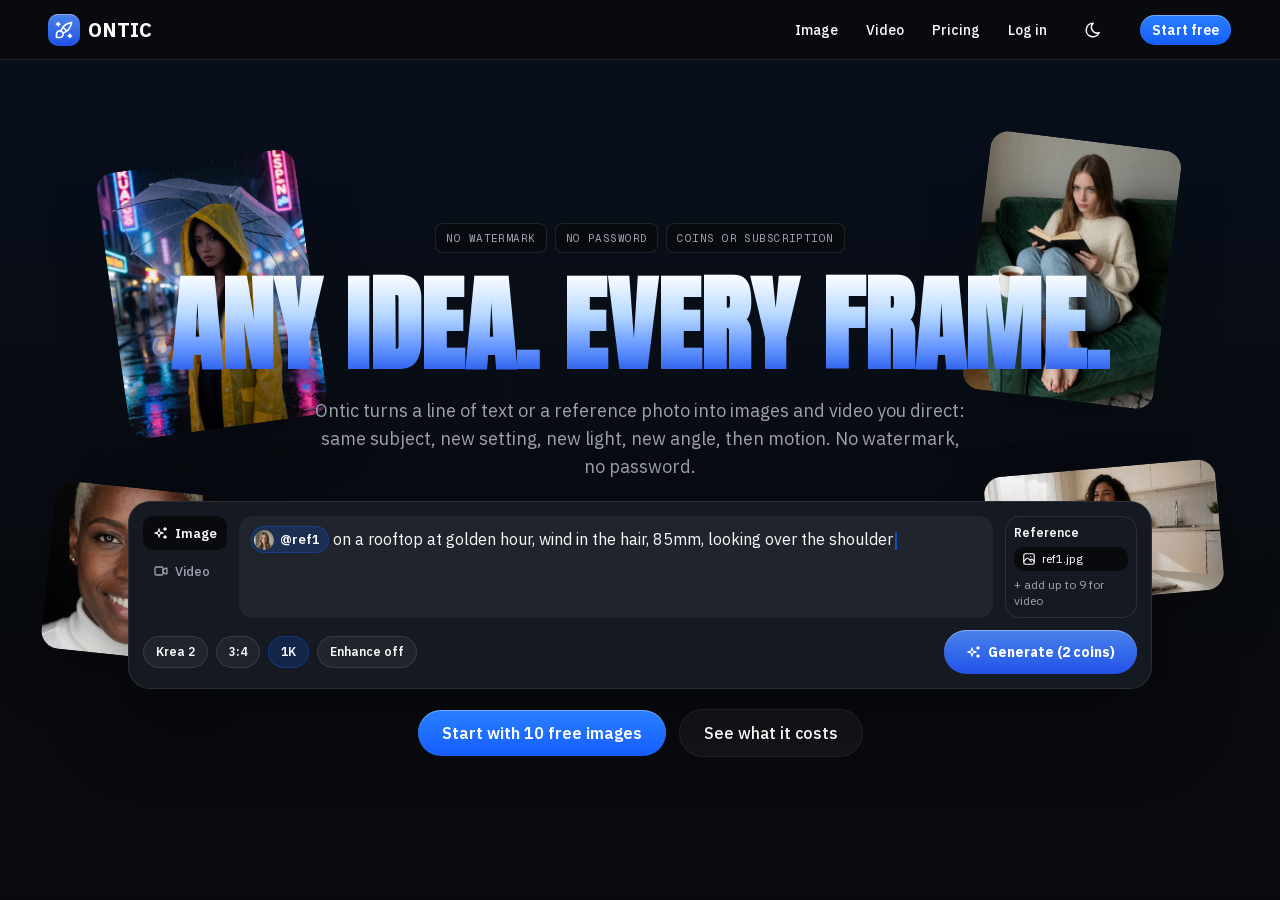
<file: index.html>
<!DOCTYPE html><html data-dpl-id="dpl_83f44yaGCL2HrwER4mSyRZCMJdLk" class="dark h-full antialiased geist_dd5f33c6-module__WggDGG__variable geist_mono_d6617093-module__z61v7q__variable font-sans ibm_plex_sans_a4d8898a-module__cR8MGW__variable oswald_be27ed-module__D6loGq__variable anton_3808b7f5-module__2hLnAW__variable" lang="en"><head><meta charSet="utf-8"/><meta name="viewport" content="width=device-width, initial-scale=1, viewport-fit=cover, interactive-widget=resizes-content"/><link rel="stylesheet" href="/assets/styles-a.css" data-precedence="next"/><link rel="stylesheet" href="/assets/styles-b.css" data-precedence="next"/><title>Ontic, AI images and video from your references</title><meta name="description" content="Turn a prompt or a reference photo into images and 24 fps clips: same subject, new setting, new light, new angle. No watermark, 10 images free."/><meta property="og:title" content="Ontic, AI images and video from your references"/><meta property="og:description" content="Turn a prompt or a reference photo into images and 24 fps clips: same subject, new setting, new light, new angle. No watermark, 10 images free."/><meta property="og:image" content="https://ontic.sbs/landing/hero-card-01.jpg"/><meta property="og:image:type" content="image/jpeg"/><meta property="og:image:width" content="1200"/><meta property="og:image:height" content="630"/><meta property="og:image:alt" content="Ontic: Any idea. Every frame."/><meta name="twitter:card" content="summary_large_image"/><meta name="twitter:title" content="Ontic, AI images and video from your references"/><meta name="twitter:description" content="Turn a prompt or a reference photo into images and 24 fps clips: same subject, new setting, new light, new angle. No watermark, 10 images free."/><meta name="twitter:image" content="https://ontic.sbs/landing/hero-card-01.jpg"/><meta name="twitter:image:alt" content="Ontic: Any idea. Every frame."/><meta name="twitter:image:type" content="image/jpeg"/><meta name="twitter:image:width" content="1200"/><meta name="twitter:image:height" content="630"/><meta name="next-size-adjust" content=""/><meta name="sentry-trace" content="f2320d46e9a74cd7b05a3cf6bd18b730-bd5697e4e81018f2-1"/><meta name="baggage" content="sentry-environment=vercel-production,sentry-release=1f13aec39346e0028b447255a1b9ac075c2e80a2,sentry-public_key=f318a97d4c0be6aa1ff81ac3548c0b19,sentry-trace_id=f2320d46e9a74cd7b05a3cf6bd18b730,sentry-org_id=4511750622347264,sentry-transaction=GET%20%2F,sentry-sampled=true,sentry-sample_rand=0.6408736755198664,sentry-sample_rate=1"/><link rel="icon" href="/favicon.svg" type="image/svg+xml"/><link rel="canonical" href="https://ontic.sbs/"/><link rel="stylesheet" href="/site.css"/></head><body class="flex h-dvh min-h-0 flex-col overflow-hidden"><div hidden=""><!--$--><!--/$--></div><div class="min-h-0 flex-1 overflow-auto"><main class="flex w-full flex-col overflow-x-hidden" data-smooth-scroll="true"><header class="border-border flex h-[60px] items-center justify-between border-b px-6 md:px-12"><a class="flex items-center gap-2" href="/"><span class="brand-glow flex size-8 items-center justify-center rounded-lg"><svg xmlns="http://www.w3.org/2000/svg" width="24" height="24" viewBox="0 0 24 24" fill="none" stroke="currentColor" stroke-width="2" stroke-linecap="round" stroke-linejoin="round" class="tabler-icon tabler-icon-image-generation size-5!"><path d="M3 21v-4a4 4 0 1 1 4 4h-4"></path><path d="M21 3a16 16 0 0 0 -12.8 10.2"></path><path d="M21 3a16 16 0 0 1 -10.2 12.8"></path><path d="M10.6 9a9 9 0 0 1 4.4 4.4"></path><path d="M17 19a2 2 0 0 1 2 2a2 2 0 0 1 2 -2a2 2 0 0 1 -2 -2a2 2 0 0 1 -2 2"></path><path d="M3 5a2 2 0 0 1 2 2a2 2 0 0 1 2 -2a2 2 0 0 1 -2 -2a2 2 0 0 1 -2 2"></path></svg></span><span class="text-xl font-black">ONTIC</span></a><nav class="flex items-center gap-4 text-sm font-medium md:gap-7"><a class="hover:text-primary hidden md:inline" href="#image">Image</a><a class="hover:text-primary hidden md:inline" href="#video">Video</a><a class="hover:text-primary hidden md:inline" href="#pricing">Pricing</a><a class="hover:text-primary" href="#contact">Log in</a><button class="group/button inline-flex shrink-0 select-none items-center justify-center whitespace-nowrap rounded-4xl border border-transparent bg-clip-padding font-medium text-sm outline-none transition-all focus-visible:border-ring focus-visible:ring-[3px] focus-visible:ring-ring/50 active:not-aria-[haspopup]:translate-y-px disabled:pointer-events-none disabled:opacity-50 aria-invalid:border-destructive aria-invalid:ring-[3px] aria-invalid:ring-destructive/20 dark:aria-invalid:border-destructive/50 dark:aria-invalid:ring-destructive/40 [&amp;_svg:not([class*=&#x27;size-&#x27;])]:size-4 [&amp;_svg]:pointer-events-none [&amp;_svg]:shrink-0 hover:bg-muted hover:text-foreground aria-expanded:bg-muted aria-expanded:text-foreground dark:hover:bg-muted/50 size-9 relative overflow-hidden" data-size="icon" data-slot="button" data-variant="ghost" aria-label="Switch to light theme"><svg xmlns="http://www.w3.org/2000/svg" width="24" height="24" viewBox="0 0 24 24" fill="none" stroke="currentColor" stroke-width="2" stroke-linecap="round" stroke-linejoin="round" class="tabler-icon tabler-icon-sun absolute size-4.5 transition-all duration-300 scale-0 -rotate-90 opacity-0"><path d="M8 12a4 4 0 1 0 8 0a4 4 0 1 0 -8 0"></path><path d="M3 12h1m8 -9v1m8 8h1m-9 8v1m-6.4 -15.4l.7 .7m12.1 -.7l-.7 .7m0 11.4l.7 .7m-12.1 -.7l-.7 .7"></path></svg><svg xmlns="http://www.w3.org/2000/svg" width="24" height="24" viewBox="0 0 24 24" fill="none" stroke="currentColor" stroke-width="2" stroke-linecap="round" stroke-linejoin="round" class="tabler-icon tabler-icon-moon absolute size-4.5 transition-all duration-300 scale-100 rotate-0 opacity-100"><path d="M12 3c.132 0 .263 0 .393 0a7.5 7.5 0 0 0 7.92 12.446a9 9 0 1 1 -8.313 -12.454l0 .008"></path></svg></button><button class="group/button inline-flex shrink-0 select-none items-center justify-center whitespace-nowrap border border-transparent bg-clip-padding text-sm outline-none transition-all focus-visible:border-ring focus-visible:ring-[3px] focus-visible:ring-ring/50 active:not-aria-[haspopup]:translate-y-px disabled:pointer-events-none disabled:opacity-50 aria-invalid:border-destructive aria-invalid:ring-[3px] aria-invalid:ring-destructive/20 dark:aria-invalid:border-destructive/50 dark:aria-invalid:ring-destructive/40 [&amp;_svg:not([class*=&#x27;size-&#x27;])]:size-4 [&amp;_svg]:pointer-events-none [&amp;_svg]:shrink-0 rounded-full bg-linear-to-b from-blue-500 to-blue-600 font-semibold text-white shadow-[inset_0_1px_0_rgba(255,255,255,0.35)] hover:to-blue-600/90 h-8 gap-1 px-3 has-data-[icon=inline-end]:pr-2 has-data-[icon=inline-start]:pl-2" type="button" data-size="sm" data-slot="button" data-variant="brand">Start free</button></nav></header><section class="to-background relative flex min-h-[860px] flex-col items-center justify-center overflow-hidden bg-linear-to-b from-[oklch(0.97_0.012_262)] to-70% px-6 py-18 md:px-12 dark:from-[oklch(0.17_0.03_262)]"><div class="overflow-hidden rounded-2xl shadow-[0_24px_60px_rgba(0,0,0,0.18)] absolute top-25 left-28 hidden h-67 w-50 -rotate-8 lg:block" style="aspect-ratio:3 / 4"><img alt="Hana in a yellow raincoat on a rainy street" loading="lazy" decoding="async" data-nimg="fill" class="object-cover object-top" style="position:absolute;height:100%;width:100%;left:0;top:0;right:0;bottom:0;color:transparent" src="/landing/hero-card-01.jpg"/></div><div class="overflow-hidden rounded-2xl shadow-[0_24px_60px_rgba(0,0,0,0.18)] absolute top-107 left-12 hidden size-42 rotate-6 lg:block" style="aspect-ratio:1 / 1"><img alt="Tasha, studio portrait" loading="lazy" decoding="async" data-nimg="fill" class="object-cover object-top" style="position:absolute;height:100%;width:100%;left:0;top:0;right:0;bottom:0;color:transparent" src="/landing/hero-card-02.jpg"/></div><div class="overflow-hidden rounded-2xl shadow-[0_24px_60px_rgba(0,0,0,0.18)] absolute top-20 right-28 hidden h-65 w-48 rotate-7 lg:block" style="aspect-ratio:3 / 4"><img alt="Olivia reading on a green velvet sofa" loading="lazy" decoding="async" data-nimg="fill" class="object-cover object-top" style="position:absolute;height:100%;width:100%;left:0;top:0;right:0;bottom:0;color:transparent" src="/landing/hero-card-03.jpg"/></div><div class="overflow-hidden rounded-2xl shadow-[0_24px_60px_rgba(0,0,0,0.18)] absolute top-102 right-15 hidden w-58 -rotate-5 lg:block" style="aspect-ratio:16 / 9"><img alt="Fatima at a kitchen table with breakfast, wide" loading="lazy" decoding="async" data-nimg="fill" class="object-cover object-top" style="position:absolute;height:100%;width:100%;left:0;top:0;right:0;bottom:0;color:transparent" src="/landing/hero-card-04.jpg"/></div><div class="relative flex w-full max-w-5xl flex-col items-center gap-5 text-center"><div class="flex flex-wrap justify-center gap-2"><span class="text-muted-foreground font-mono text-[11px] tracking-[0.04em] border-border bg-background/90 rounded-md border px-2.5 py-1.5 uppercase">No watermark</span><span class="text-muted-foreground font-mono text-[11px] tracking-[0.04em] border-border bg-background/90 rounded-md border px-2.5 py-1.5 uppercase">No password</span><span class="text-muted-foreground font-mono text-[11px] tracking-[0.04em] border-border bg-background/90 rounded-md border px-2.5 py-1.5 uppercase">Coins or subscription</span></div><h1 class="uppercase tracking-[0.005em] text-brand font-[family-name:var(--font-anton)] font-bold text-balance text-5xl md:text-[6.5rem]">Any idea. Every frame.</h1><p class="text-muted-foreground max-w-2xl text-pretty md:text-lg">Ontic turns a line of text or a reference photo into images and video you direct: same subject, new setting, new light, new angle, then motion. No watermark, no password.</p><a class="border-border bg-card flex w-full flex-col gap-3 rounded-[22px] border p-3.5 text-left shadow-[0_30px_80px_rgba(0,0,0,0.35)]" href="#contact"><div class="flex flex-col gap-3 md:flex-row"><div class="flex shrink-0 gap-1 md:w-21 md:flex-col"><span class="bg-background inline-flex h-8.5 items-center gap-1.5 rounded-[10px] px-2.5 text-[13px] font-semibold"><svg xmlns="http://www.w3.org/2000/svg" width="24" height="24" viewBox="0 0 24 24" fill="none" stroke="currentColor" stroke-width="2" stroke-linecap="round" stroke-linejoin="round" class="tabler-icon tabler-icon-sparkles size-4"><path d="M16 18a2 2 0 0 1 2 2a2 2 0 0 1 2 -2a2 2 0 0 1 -2 -2a2 2 0 0 1 -2 2m0 -12a2 2 0 0 1 2 2a2 2 0 0 1 2 -2a2 2 0 0 1 -2 -2a2 2 0 0 1 -2 2m-7 12a6 6 0 0 1 6 -6a6 6 0 0 1 -6 -6a6 6 0 0 1 -6 6a6 6 0 0 1 6 6"></path></svg> Image</span><span class="text-muted-foreground inline-flex h-8.5 items-center gap-1.5 rounded-[10px] px-2.5 text-[13px] font-medium"><svg xmlns="http://www.w3.org/2000/svg" width="24" height="24" viewBox="0 0 24 24" fill="none" stroke="currentColor" stroke-width="2" stroke-linecap="round" stroke-linejoin="round" class="tabler-icon tabler-icon-video size-4"><path d="M15 10l4.553 -2.276a1 1 0 0 1 1.447 .894v6.764a1 1 0 0 1 -1.447 .894l-4.553 -2.276v-4"></path><path d="M3 8a2 2 0 0 1 2 -2h8a2 2 0 0 1 2 2v8a2 2 0 0 1 -2 2h-8a2 2 0 0 1 -2 -2l0 -8"></path></svg> Video</span></div><div class="bg-foreground/5 flex min-h-18 grow flex-wrap items-start gap-1 rounded-[14px] px-3 py-2.5 leading-relaxed"><span class="bg-primary/25 border-primary/50 inline-flex items-center gap-1.5 rounded-full border py-0.5 pr-2 pl-0.5 text-[13px] font-semibold"><div class="relative overflow-hidden size-5 rounded-full" style="aspect-ratio:3 / 4"><img alt="Mia, the photo you drop in" loading="lazy" decoding="async" data-nimg="fill" class="object-cover object-top" style="position:absolute;height:100%;width:100%;left:0;top:0;right:0;bottom:0;color:transparent" src="/landing/reference.jpg"/></div>@ref1</span><span>on a rooftop at golden hour, wind in the hair, 85mm, looking over the shoulder<span class="bg-primary ml-0.5 inline-block h-4.5 w-0.5 animate-pulse align-middle"></span></span></div><div class="border-border hidden w-33 shrink-0 flex-col gap-1.5 rounded-xl border p-2 text-xs md:flex"><span class="font-semibold">Reference</span><span class="bg-background inline-flex items-center gap-1.5 rounded-lg px-2 py-1"><svg xmlns="http://www.w3.org/2000/svg" width="24" height="24" viewBox="0 0 24 24" fill="none" stroke="currentColor" stroke-width="2" stroke-linecap="round" stroke-linejoin="round" class="tabler-icon tabler-icon-photo size-3.5"><path d="M15 8h.01"></path><path d="M3 6a3 3 0 0 1 3 -3h12a3 3 0 0 1 3 3v12a3 3 0 0 1 -3 3h-12a3 3 0 0 1 -3 -3v-12"></path><path d="M3 16l5 -5c.928 -.893 2.072 -.893 3 0l5 5"></path><path d="M14 14l1 -1c.928 -.893 2.072 -.893 3 0l3 3"></path></svg> ref1.jpg</span><span class="text-muted-foreground">+ add up to 9 for video</span></div></div><div class="flex flex-wrap items-center gap-2"><span class="inline-flex h-8 items-center gap-1.5 rounded-full border px-3 text-xs font-semibold whitespace-nowrap border-border bg-foreground/5">Krea 2</span><span class="inline-flex h-8 items-center gap-1.5 rounded-full border px-3 text-xs font-semibold whitespace-nowrap border-border bg-foreground/5">3:4</span><span class="inline-flex h-8 items-center gap-1.5 rounded-full border px-3 text-xs font-semibold whitespace-nowrap bg-primary/25 border-primary/50">1K</span><span class="inline-flex h-8 items-center gap-1.5 rounded-full border px-3 text-xs font-semibold whitespace-nowrap border-border bg-foreground/5">Enhance off</span><span class="grow"></span><span class="brand-glow inline-flex h-11 items-center gap-1.5 rounded-full px-5.5 text-sm font-bold"><svg xmlns="http://www.w3.org/2000/svg" width="24" height="24" viewBox="0 0 24 24" fill="none" stroke="currentColor" stroke-width="2" stroke-linecap="round" stroke-linejoin="round" class="tabler-icon tabler-icon-sparkles size-4"><path d="M16 18a2 2 0 0 1 2 2a2 2 0 0 1 2 -2a2 2 0 0 1 -2 -2a2 2 0 0 1 -2 2m0 -12a2 2 0 0 1 2 2a2 2 0 0 1 2 -2a2 2 0 0 1 -2 -2a2 2 0 0 1 -2 2m-7 12a6 6 0 0 1 6 -6a6 6 0 0 1 -6 -6a6 6 0 0 1 -6 6a6 6 0 0 1 6 6"></path></svg>Generate (<!-- -->2<!-- --> coins)</span></div></a><div class="flex flex-wrap items-center justify-center gap-3"><button class="group/button inline-flex shrink-0 select-none items-center justify-center whitespace-nowrap border border-transparent bg-clip-padding outline-none transition-all focus-visible:border-ring focus-visible:ring-[3px] focus-visible:ring-ring/50 active:not-aria-[haspopup]:translate-y-px disabled:pointer-events-none disabled:opacity-50 aria-invalid:border-destructive aria-invalid:ring-[3px] aria-invalid:ring-destructive/20 dark:aria-invalid:border-destructive/50 dark:aria-invalid:ring-destructive/40 [&amp;_svg:not([class*=&#x27;size-&#x27;])]:size-4 [&amp;_svg]:pointer-events-none [&amp;_svg]:shrink-0 rounded-full bg-linear-to-b from-blue-500 to-blue-600 font-semibold text-white shadow-[inset_0_1px_0_rgba(255,255,255,0.35)] hover:to-blue-600/90 gap-1.5 has-data-[icon=inline-end]:pr-2.5 has-data-[icon=inline-start]:pl-2.5 h-12 px-6 text-base" type="button" data-size="default" data-slot="button" data-variant="brand">Start with 10 free images</button><button class="group/button inline-flex shrink-0 select-none items-center justify-center whitespace-nowrap border bg-clip-padding font-medium outline-none transition-all focus-visible:border-ring focus-visible:ring-[3px] focus-visible:ring-ring/50 active:not-aria-[haspopup]:translate-y-px disabled:pointer-events-none disabled:opacity-50 aria-invalid:border-destructive aria-invalid:ring-[3px] aria-invalid:ring-destructive/20 dark:aria-invalid:border-destructive/50 dark:aria-invalid:ring-destructive/40 [&amp;_svg:not([class*=&#x27;size-&#x27;])]:size-4 [&amp;_svg]:pointer-events-none [&amp;_svg]:shrink-0 border-border bg-input/30 hover:bg-input/50 hover:text-foreground aria-expanded:bg-muted aria-expanded:text-foreground gap-1.5 has-data-[icon=inline-end]:pr-2.5 has-data-[icon=inline-start]:pl-2.5 h-12 rounded-full px-6 text-base" type="button" data-size="default" data-slot="button" data-variant="outline">See what it costs</button></div></div></section><section><div class="grid gap-4 px-6 pt-28 md:grid-cols-[220px_minmax(0,1fr)] md:gap-10 md:px-12 md:pt-36"><span class="text-muted-foreground font-mono text-[11px] tracking-[0.04em] uppercase md:pt-3.5">The shoot</span><div class="flex max-w-3xl flex-col gap-3"><h2 class="font-display font-black uppercase tracking-[0.005em] text-4xl leading-none text-balance md:text-6xl">Every look. Every subject.</h2><p class="text-muted-foreground">Portrait, street, product, landscape, studio. Describe it or drop a photo, then shoot as many takes as you want. Every render lands in your history with the prompt and seed that made it.</p></div></div><div class="grid grid-cols-2 gap-3 px-6 pt-10 md:grid-cols-5 md:px-12"><div class="flex flex-col gap-3"><div class="relative overflow-hidden w-full rounded-md" style="aspect-ratio:3 / 4"><img alt="Ji on a rooftop at golden hour" loading="lazy" decoding="async" data-nimg="fill" class="object-cover object-top" style="position:absolute;height:100%;width:100%;left:0;top:0;right:0;bottom:0;color:transparent" src="/landing/shoot-01.jpg"/></div><div class="relative overflow-hidden w-full rounded-md" style="aspect-ratio:3 / 4"><video aria-label="Amara, Marcus and Saoirse at the cafe" autoPlay="" class="absolute inset-0 h-full w-full object-cover" loop="" muted="" playsInline="" preload="metadata" src="/landing/shoot-06.mp4"></video></div><div class="relative overflow-hidden w-full rounded-md" style="aspect-ratio:21 / 9"><img alt="Freya walking a hotel hallway, wide" loading="lazy" decoding="async" data-nimg="fill" class="object-cover object-top" style="position:absolute;height:100%;width:100%;left:0;top:0;right:0;bottom:0;color:transparent" src="/landing/shoot-09.jpg"/></div></div><div class="flex flex-col gap-3"><div class="relative overflow-hidden w-full rounded-md" style="aspect-ratio:9 / 16"><img alt="Chloe carrying a surfboard at the shoreline" loading="lazy" decoding="async" data-nimg="fill" class="object-cover object-top" style="position:absolute;height:100%;width:100%;left:0;top:0;right:0;bottom:0;color:transparent" src="/landing/shoot-02.jpg"/></div><div class="relative overflow-hidden w-full rounded-md" style="aspect-ratio:3 / 4"><img alt="Leila chalking up at a climbing gym" loading="lazy" decoding="async" data-nimg="fill" class="object-cover object-top" style="position:absolute;height:100%;width:100%;left:0;top:0;right:0;bottom:0;color:transparent" src="/landing/shoot-07.jpg"/></div></div><div class="flex flex-col gap-3"><div class="relative overflow-hidden w-full rounded-md" style="aspect-ratio:9 / 16"><video aria-label="Ji turns from the skyline" autoPlay="" class="absolute inset-0 h-full w-full object-cover" loop="" muted="" playsInline="" preload="metadata" src="/landing/shoot-03.mp4"></video></div><div class="relative overflow-hidden w-full rounded-md" style="aspect-ratio:3 / 4"><img alt="Mia at a window in a linen shirt" loading="lazy" decoding="async" data-nimg="fill" class="object-cover object-top" style="position:absolute;height:100%;width:100%;left:0;top:0;right:0;bottom:0;color:transparent" src="/landing/shoot-08.jpg"/></div></div><div class="flex flex-col gap-3"><div class="relative overflow-hidden w-full rounded-md" style="aspect-ratio:3 / 4"><img alt="Kenzie taking a mirror selfie in a record shop" loading="lazy" decoding="async" data-nimg="fill" class="object-cover object-top" style="position:absolute;height:100%;width:100%;left:0;top:0;right:0;bottom:0;color:transparent" src="/landing/shoot-04.jpg"/></div><div class="border-border bg-card relative flex grow flex-col justify-between overflow-hidden rounded-md border p-5"><svg xmlns="http://www.w3.org/2000/svg" width="24" height="24" viewBox="0 0 24 24" fill="none" stroke="currentColor" stroke-width="2" stroke-linecap="round" stroke-linejoin="round" class="tabler-icon tabler-icon-image-generation text-primary/20 absolute -right-8 -bottom-8 size-44" aria-hidden="true"><path d="M3 21v-4a4 4 0 1 1 4 4h-4"></path><path d="M21 3a16 16 0 0 0 -12.8 10.2"></path><path d="M21 3a16 16 0 0 1 -10.2 12.8"></path><path d="M10.6 9a9 9 0 0 1 4.4 4.4"></path><path d="M17 19a2 2 0 0 1 2 2a2 2 0 0 1 2 -2a2 2 0 0 1 -2 -2a2 2 0 0 1 -2 2"></path><path d="M3 5a2 2 0 0 1 2 2a2 2 0 0 1 2 -2a2 2 0 0 1 -2 -2a2 2 0 0 1 -2 2"></path></svg><div class="relative flex flex-col"><span class="font-display font-black uppercase tracking-[0.005em] text-brand pb-[0.06em] text-[8.5rem] leading-[0.85]">10</span><span class="font-display font-black uppercase tracking-[0.005em] text-3xl leading-none">free images.</span><span class="text-muted-foreground mt-3 text-sm leading-relaxed">Describe it, or drop a photo. No card.</span></div><button class="group/button inline-flex shrink-0 select-none items-center justify-center whitespace-nowrap border border-transparent bg-clip-padding outline-none transition-all focus-visible:border-ring focus-visible:ring-[3px] focus-visible:ring-ring/50 active:not-aria-[haspopup]:translate-y-px disabled:pointer-events-none disabled:opacity-50 aria-invalid:border-destructive aria-invalid:ring-[3px] aria-invalid:ring-destructive/20 dark:aria-invalid:border-destructive/50 dark:aria-invalid:ring-destructive/40 [&amp;_svg:not([class*=&#x27;size-&#x27;])]:size-4 [&amp;_svg]:pointer-events-none [&amp;_svg]:shrink-0 rounded-full bg-linear-to-b from-blue-500 to-blue-600 font-semibold text-white shadow-[inset_0_1px_0_rgba(255,255,255,0.35)] hover:to-blue-600/90 gap-1.5 has-data-[icon=inline-end]:pr-2.5 has-data-[icon=inline-start]:pl-2.5 px-6 relative h-11 text-[15px]" type="button" data-size="default" data-slot="button" data-variant="brand">Your turn<svg xmlns="http://www.w3.org/2000/svg" width="24" height="24" viewBox="0 0 24 24" fill="none" stroke="currentColor" stroke-width="2" stroke-linecap="round" stroke-linejoin="round" class="tabler-icon tabler-icon-arrow-right " data-icon="inline-end"><path d="M5 12l14 0"></path><path d="M13 18l6 -6"></path><path d="M13 6l6 6"></path></svg></button></div></div><div class="flex flex-col gap-3"><div class="relative overflow-hidden w-full rounded-md" style="aspect-ratio:3 / 4"><img alt="Priya cooking in a sunlit kitchen" loading="lazy" decoding="async" data-nimg="fill" class="object-cover object-top" style="position:absolute;height:100%;width:100%;left:0;top:0;right:0;bottom:0;color:transparent" src="/landing/shoot-05.jpg"/></div><div class="relative overflow-hidden w-full rounded-md" style="aspect-ratio:9 / 16"><video aria-label="Fatima, breakfast" autoPlay="" class="absolute inset-0 h-full w-full object-cover" loop="" muted="" playsInline="" preload="metadata" src="/landing/shoot-10.mp4"></video></div></div></div><div class="flex justify-center px-6 pt-6"><span class="text-muted-foreground font-mono text-[11px] tracking-[0.04em] uppercase">Real outputs. Real prompts. Nothing retouched.</span></div></section><section><div class="grid gap-4 px-6 pt-28 md:grid-cols-[220px_minmax(0,1fr)] md:gap-10 md:px-12 md:pt-36"><span class="text-muted-foreground font-mono text-[11px] tracking-[0.04em] uppercase md:pt-3.5">What you can make</span><div class="flex max-w-3xl flex-col gap-3"><h2 class="font-display font-black uppercase tracking-[0.005em] text-4xl leading-none text-balance md:text-6xl">Images, clips, and scenes.</h2><p class="text-muted-foreground">Same workspace, same prompt box. Make an image, then make it move. No cap on renders.</p></div></div><div class="mx-auto w-full max-w-6xl grid gap-4 px-6 pt-10 md:grid-cols-3 md:px-12"><div class="border-border bg-card flex flex-col overflow-hidden rounded-2xl border"><div class="relative overflow-hidden w-full" style="aspect-ratio:3 / 4"><img alt="Noor in a doorway in an emerald dress" loading="lazy" decoding="async" data-nimg="fill" class="object-cover object-top" style="position:absolute;height:100%;width:100%;left:0;top:0;right:0;bottom:0;color:transparent" src="/landing/mode-photo.jpg"/></div><div class="flex flex-col gap-2.5 p-5"><span class="font-display font-black uppercase tracking-[0.005em] text-[26px] leading-none">Images</span><p class="text-muted-foreground text-sm leading-relaxed">Describe a subject or start from a reference, and get a new image every time: new setting, new light, new angle. 6 ratios.</p></div></div><div class="border-border bg-card flex flex-col overflow-hidden rounded-2xl border"><div class="relative overflow-hidden w-full" style="aspect-ratio:3 / 4"><video aria-label="Noor in the doorway" autoPlay="" class="absolute inset-0 h-full w-full object-cover" loop="" muted="" playsInline="" preload="metadata" src="/landing/mode-clip.mp4"></video></div><div class="flex flex-col gap-2.5 p-5"><span class="font-display font-black uppercase tracking-[0.005em] text-[26px] leading-none">Clips</span><p class="text-muted-foreground text-sm leading-relaxed">Take any image and give it 3 to 15 seconds of motion at 24 fps. Up to 768p.</p></div></div><div class="border-border bg-card flex flex-col overflow-hidden rounded-2xl border"><div class="relative overflow-hidden w-full" style="aspect-ratio:3 / 4"><video aria-label="Daniel and Hana at the pottery wheel" autoPlay="" class="absolute inset-0 h-full w-full object-cover" loop="" muted="" playsInline="" preload="metadata" src="/landing/mode-scene.mp4"></video></div><div class="flex flex-col gap-2.5 p-5"><span class="font-display font-black uppercase tracking-[0.005em] text-[26px] leading-none">Scenes</span><p class="text-muted-foreground text-sm leading-relaxed">Up to 9 references in one clip: two people, a place, a prop. Name each with @ so the model knows what goes where.</p></div></div></div></section><section class="mx-auto w-full max-w-6xl grid items-center gap-10 px-6 pt-28 md:grid-cols-[560px_minmax(0,1fr)] md:gap-20 md:px-12 md:pt-36"><div class="relative hidden h-[560px] md:block"><div class="overflow-hidden absolute top-15 left-10 h-100 w-75 -rotate-6 rounded-2xl shadow-[0_24px_60px_rgba(0,0,0,0.18)]" style="aspect-ratio:3 / 4"><img alt="Raven against a concrete wall, studio strobe" loading="lazy" decoding="async" data-nimg="fill" class="object-cover object-top" style="position:absolute;height:100%;width:100%;left:0;top:0;right:0;bottom:0;color:transparent" src="/landing/build-01.jpg"/></div><div class="overflow-hidden absolute top-0 left-65 h-85 w-65 rotate-5 rounded-2xl shadow-[0_24px_60px_rgba(0,0,0,0.12)]" style="aspect-ratio:3 / 4"><img alt="Marcus at a barber&#x27;s chair" loading="lazy" decoding="async" data-nimg="fill" class="object-cover object-top" style="position:absolute;height:100%;width:100%;left:0;top:0;right:0;bottom:0;color:transparent" src="/landing/build-02.jpg"/></div><div class="overflow-hidden absolute top-80 left-55 w-60 -rotate-3 rounded-2xl shadow-[0_24px_60px_rgba(0,0,0,0.12)]" style="aspect-ratio:4 / 3"><img alt="Freya on a wooden dock in the rain" loading="lazy" decoding="async" data-nimg="fill" class="object-cover object-top" style="position:absolute;height:100%;width:100%;left:0;top:0;right:0;bottom:0;color:transparent" src="/landing/build-03.jpg"/></div></div><div class="flex max-w-lg flex-col gap-5"><h2 class="font-display font-black uppercase tracking-[0.005em] text-4xl leading-none text-balance md:text-6xl">Keep the subject. Change everything else.</h2><p class="text-muted-foreground leading-relaxed">Type a subject, a setting, a mood, or drop a reference photo. Lock the subject, then change the outfit, the room, the light, the angle. The seed stays on every result, so a look you like can come back.</p><button class="group/button inline-flex shrink-0 select-none items-center justify-center whitespace-nowrap border border-transparent bg-clip-padding outline-none transition-all focus-visible:border-ring focus-visible:ring-[3px] focus-visible:ring-ring/50 active:not-aria-[haspopup]:translate-y-px disabled:pointer-events-none disabled:opacity-50 aria-invalid:border-destructive aria-invalid:ring-[3px] aria-invalid:ring-destructive/20 dark:aria-invalid:border-destructive/50 dark:aria-invalid:ring-destructive/40 [&amp;_svg:not([class*=&#x27;size-&#x27;])]:size-4 [&amp;_svg]:pointer-events-none [&amp;_svg]:shrink-0 rounded-full bg-linear-to-b from-blue-500 to-blue-600 font-semibold text-white shadow-[inset_0_1px_0_rgba(255,255,255,0.35)] hover:to-blue-600/90 gap-1.5 has-data-[icon=inline-end]:pr-2.5 has-data-[icon=inline-start]:pl-2.5 px-6 h-10 w-fit text-sm" type="button" data-size="default" data-slot="button" data-variant="brand">Start from a reference</button></div></section><section><div class="flex scroll-mt-20 flex-col items-center gap-4 px-6 pt-28 text-center md:px-12 md:pt-36" id="image"><span class="bg-background/90 border-primary/60 text-primary inline-flex items-center gap-2 rounded-full border px-3.5 py-1.5 text-[12px] font-semibold tracking-[0.08em] uppercase">Images</span><h2 class="font-display font-black uppercase tracking-[0.005em] text-4xl leading-none text-balance md:text-6xl max-w-4xl">Same subject. New outfit. New room.</h2><p class="text-muted-foreground max-w-2xl text-pretty md:text-lg">Drop a reference, describe the set. Slide the result against the input to check the subject held. Works for anything you photograph.</p><button class="group/button inline-flex shrink-0 select-none items-center justify-center whitespace-nowrap border border-transparent bg-clip-padding outline-none transition-all focus-visible:border-ring focus-visible:ring-[3px] focus-visible:ring-ring/50 active:not-aria-[haspopup]:translate-y-px disabled:pointer-events-none disabled:opacity-50 aria-invalid:border-destructive aria-invalid:ring-[3px] aria-invalid:ring-destructive/20 dark:aria-invalid:border-destructive/50 dark:aria-invalid:ring-destructive/40 [&amp;_svg:not([class*=&#x27;size-&#x27;])]:size-4 [&amp;_svg]:pointer-events-none [&amp;_svg]:shrink-0 rounded-full bg-linear-to-b from-blue-500 to-blue-600 font-semibold text-white shadow-[inset_0_1px_0_rgba(255,255,255,0.35)] hover:to-blue-600/90 gap-1.5 has-data-[icon=inline-end]:pr-2.5 has-data-[icon=inline-start]:pl-2.5 px-6 h-11 text-[15px]" type="button" data-size="default" data-slot="button" data-variant="brand">Make an image</button></div><div class="flex justify-center px-6 pt-12 md:px-12"><div class="relative aspect-[3/4] w-full max-w-[600px] overflow-hidden rounded-2xl"><div style="position:relative;box-sizing:border-box;display:grid;max-width:100%;max-height:100%;overflow:hidden;touch-action:pan-y;user-select:none;-khtml-user-select:none;-ms-user-select:none;-moz-user-select:none;-webkit-user-select:none;transition:--rcs-raw-position none;--rcs-raw-position:50%;--rcs-bounds-padding:0px;--rcs-current-position:clamp(var(--rcs-bounds-padding), var(--rcs-raw-position) - var(--rcs-bounds-padding) + var(--rcs-bounds-padding), calc(100% - var(--rcs-bounds-padding)))" data-rcs="root" data-rcs-clip="all" class="h-full w-full"><div data-rcs="item" data-rcs-item="itemOne" style="-khtml-user-select:none;-moz-user-select:none;-webkit-user-select:none;backface-visibility:hidden;-webkit-backface-visibility:hidden;grid-area:1 / 1;max-width:100%;overflow:hidden;clip-path:inset(0px calc(100% - var(--rcs-current-position)) 0px 0px);box-sizing:border-box;transform:translateZ(0);user-select:none;z-index:1;will-change:clip-path"><div class="relative h-full w-full"><img alt="Input reference" loading="lazy" decoding="async" data-nimg="fill" class="object-cover object-top" style="position:absolute;height:100%;width:100%;left:0;top:0;right:0;bottom:0;color:transparent" src="/landing/reference.jpg"/></div></div><div data-rcs="item" data-rcs-item="itemTwo" style="-khtml-user-select:none;-moz-user-select:none;-webkit-user-select:none;backface-visibility:hidden;-webkit-backface-visibility:hidden;grid-area:1 / 1;max-width:100%;overflow:hidden;clip-path:inset(0px 0px 0px var(--rcs-current-position));box-sizing:border-box;transform:translateZ(0);user-select:none;will-change:clip-path"><div class="relative h-full w-full"><img alt="Output, pose 2" loading="lazy" decoding="async" data-nimg="fill" class="object-cover object-top" style="position:absolute;height:100%;width:100%;left:0;top:0;right:0;bottom:0;color:transparent" src="/landing/compare-output.jpg"/></div></div><div tabindex="0" aria-label="Click and drag or focus and use arrow keys to change the position of the slider" aria-orientation="horizontal" aria-valuemin="0" aria-valuemax="100" aria-valuenow="50" aria-disabled="false" data-rcs="handle-root" role="slider" style="-webkit-appearance:none;-moz-appearance:none;-webkit-tap-highlight-color:transparent;box-sizing:border-box;position:absolute;display:flex;flex-direction:column;place-items:center;contain:layout;left:-50%;width:100%;height:100%;background:none;border:0;padding:0;pointer-events:none;appearance:none;outline:0;z-index:1;translate:var(--rcs-current-position) 0 0;backface-visibility:hidden;will-change:translate"><div class="[pointer-events:auto] relative h-full w-0.5 bg-white"><span class="brand-glow absolute top-1/2 left-1/2 flex size-9 -translate-1/2 items-center justify-center rounded-full"><svg xmlns="http://www.w3.org/2000/svg" width="24" height="24" viewBox="0 0 24 24" fill="none" stroke="currentColor" stroke-width="2" stroke-linecap="round" stroke-linejoin="round" class="tabler-icon tabler-icon-arrows-horizontal size-4"><path d="M7 8l-4 4l4 4"></path><path d="M17 8l4 4l-4 4"></path><path d="M3 12l18 0"></path></svg></span></div></div></div></div></div></section><section><div class="flex scroll-mt-20 flex-col items-center gap-4 px-6 pt-28 text-center md:px-12 md:pt-36" id="video"><span class="bg-background/90 border-primary/60 text-primary inline-flex items-center gap-2 rounded-full border px-3.5 py-1.5 text-[12px] font-semibold tracking-[0.08em] uppercase">Clips</span><h2 class="font-display font-black uppercase tracking-[0.005em] text-4xl leading-none text-balance md:text-6xl max-w-4xl">Now it moves.</h2><p class="text-muted-foreground max-w-2xl text-pretty md:text-lg">3 to 15 seconds at 24 fps, up to 768p. Start from any image, decide where the clip ends, and bring in up to nine references.</p></div><div class="overflow-x-auto px-6 pt-12 pb-2 md:px-12"><div class="mx-auto flex w-fit gap-3"><div class="relative shrink-0" title="rooftop · 5 s"><div class="relative overflow-hidden h-90 w-auto rounded-xl" style="aspect-ratio:9 / 16"><video aria-label="Ji on the rooftop" autoPlay="" class="absolute inset-0 h-full w-full object-cover" loop="" muted="" playsInline="" preload="metadata" src="/landing/clip-01.mp4"></video></div><span class="border-border bg-background/90 absolute top-2.5 left-2.5 inline-flex size-7 items-center justify-center rounded-full border"><svg xmlns="http://www.w3.org/2000/svg" width="24" height="24" viewBox="0 0 24 24" fill="currentColor" stroke="none" class="tabler-icon tabler-icon-player-play-filled size-3"><path d="M6 4v16a1 1 0 0 0 1.524 .852l13 -8a1 1 0 0 0 0 -1.704l-13 -8a1 1 0 0 0 -1.524 .852z"></path></svg></span></div><div class="relative shrink-0" title="beach · 10 s"><div class="relative overflow-hidden h-90 w-auto rounded-xl" style="aspect-ratio:9 / 16"><video aria-label="Chloe on the sand" autoPlay="" class="absolute inset-0 h-full w-full object-cover" loop="" muted="" playsInline="" preload="metadata" src="/landing/clip-02.mp4"></video></div><span class="border-border bg-background/90 absolute top-2.5 left-2.5 inline-flex size-7 items-center justify-center rounded-full border"><svg xmlns="http://www.w3.org/2000/svg" width="24" height="24" viewBox="0 0 24 24" fill="currentColor" stroke="none" class="tabler-icon tabler-icon-player-play-filled size-3"><path d="M6 4v16a1 1 0 0 0 1.524 .852l13 -8a1 1 0 0 0 0 -1.704l-13 -8a1 1 0 0 0 -1.524 .852z"></path></svg></span></div><div class="relative shrink-0" title="market · 10 s"><div class="relative overflow-hidden h-90 w-auto rounded-xl" style="aspect-ratio:9 / 16"><video aria-label="Tomas and Imani at the market" autoPlay="" class="absolute inset-0 h-full w-full object-cover" loop="" muted="" playsInline="" preload="metadata" src="/landing/clip-03.mp4"></video></div><span class="border-border bg-background/90 absolute top-2.5 left-2.5 inline-flex size-7 items-center justify-center rounded-full border"><svg xmlns="http://www.w3.org/2000/svg" width="24" height="24" viewBox="0 0 24 24" fill="currentColor" stroke="none" class="tabler-icon tabler-icon-player-play-filled size-3"><path d="M6 4v16a1 1 0 0 0 1.524 .852l13 -8a1 1 0 0 0 0 -1.704l-13 -8a1 1 0 0 0 -1.524 .852z"></path></svg></span></div><div class="relative shrink-0" title="mirror · 5 s"><div class="relative overflow-hidden h-90 w-auto rounded-xl" style="aspect-ratio:9 / 16"><video aria-label="Kenzie in the record shop mirror" autoPlay="" class="absolute inset-0 h-full w-full object-cover" loop="" muted="" playsInline="" preload="metadata" src="/landing/clip-04.mp4"></video></div><span class="border-border bg-background/90 absolute top-2.5 left-2.5 inline-flex size-7 items-center justify-center rounded-full border"><svg xmlns="http://www.w3.org/2000/svg" width="24" height="24" viewBox="0 0 24 24" fill="currentColor" stroke="none" class="tabler-icon tabler-icon-player-play-filled size-3"><path d="M6 4v16a1 1 0 0 0 1.524 .852l13 -8a1 1 0 0 0 0 -1.704l-13 -8a1 1 0 0 0 -1.524 .852z"></path></svg></span></div><div class="relative shrink-0" title="kitchen · 15 s · 768p"><div class="relative overflow-hidden h-90 w-auto rounded-xl" style="aspect-ratio:9 / 16"><video aria-label="Priya in the kitchen" autoPlay="" class="absolute inset-0 h-full w-full object-cover" loop="" muted="" playsInline="" preload="metadata" src="/landing/clip-05.mp4"></video></div><span class="border-border bg-background/90 absolute top-2.5 left-2.5 inline-flex size-7 items-center justify-center rounded-full border"><svg xmlns="http://www.w3.org/2000/svg" width="24" height="24" viewBox="0 0 24 24" fill="currentColor" stroke="none" class="tabler-icon tabler-icon-player-play-filled size-3"><path d="M6 4v16a1 1 0 0 0 1.524 .852l13 -8a1 1 0 0 0 0 -1.704l-13 -8a1 1 0 0 0 -1.524 .852z"></path></svg></span></div><div class="relative shrink-0" title="gym · 5 s"><div class="relative overflow-hidden h-90 w-auto rounded-xl" style="aspect-ratio:9 / 16"><video aria-label="Leila starts the climb" autoPlay="" class="absolute inset-0 h-full w-full object-cover" loop="" muted="" playsInline="" preload="metadata" src="/landing/clip-06.mp4"></video></div><span class="border-border bg-background/90 absolute top-2.5 left-2.5 inline-flex size-7 items-center justify-center rounded-full border"><svg xmlns="http://www.w3.org/2000/svg" width="24" height="24" viewBox="0 0 24 24" fill="currentColor" stroke="none" class="tabler-icon tabler-icon-player-play-filled size-3"><path d="M6 4v16a1 1 0 0 0 1.524 .852l13 -8a1 1 0 0 0 0 -1.704l-13 -8a1 1 0 0 0 -1.524 .852z"></path></svg></span></div></div></div></section><section><div class="flex scroll-mt-20 flex-col items-center gap-4 px-6 pt-28 text-center md:px-12 md:pt-36"><h2 class="font-display font-black uppercase tracking-[0.005em] text-4xl leading-none text-balance md:text-6xl max-w-4xl">From one photo to a full set.</h2><p class="text-muted-foreground max-w-2xl text-pretty md:text-lg">Three moves, for every image you make. Every output can be the next reference.</p></div><div class="overflow-x-auto px-6 pt-12 md:px-12"><div class="mx-auto flex w-fit items-center"><div class="flex shrink-0 flex-col gap-2.5"><div class="relative overflow-hidden outline-primary h-73.5 w-55 rounded-sm outline-2 outline-offset-4" style="aspect-ratio:3 / 4"><img alt="Mia, the photo you drop in" loading="lazy" decoding="async" data-nimg="fill" class="object-cover object-top" style="position:absolute;height:100%;width:100%;left:0;top:0;right:0;bottom:0;color:transparent" src="/landing/reference.jpg"/></div><span class="text-muted-foreground text-xs">Your reference</span></div><div class="text-muted-foreground mb-7 flex w-16 shrink-0 justify-center"><svg xmlns="http://www.w3.org/2000/svg" width="24" height="24" viewBox="0 0 24 24" fill="none" stroke="currentColor" stroke-width="1.5" stroke-linecap="round" stroke-linejoin="round" class="tabler-icon tabler-icon-arrow-right size-7"><path d="M5 12l14 0"></path><path d="M13 18l6 -6"></path><path d="M13 6l6 6"></path></svg></div><div class="flex shrink-0 flex-col gap-2.5"><div class="relative overflow-hidden h-73.5 w-55 rounded-sm" style="aspect-ratio:3 / 4"><img alt="Mia on the edge of a bed in a sweater" loading="lazy" decoding="async" data-nimg="fill" class="object-cover object-top" style="position:absolute;height:100%;width:100%;left:0;top:0;right:0;bottom:0;color:transparent" src="/landing/set-01.jpg"/></div><span class="text-muted-foreground text-xs">Same subject, new set</span></div><div class="text-muted-foreground mb-7 flex w-16 shrink-0 justify-center"><svg xmlns="http://www.w3.org/2000/svg" width="24" height="24" viewBox="0 0 24 24" fill="none" stroke="currentColor" stroke-width="1.5" stroke-linecap="round" stroke-linejoin="round" class="tabler-icon tabler-icon-arrow-right size-7"><path d="M5 12l14 0"></path><path d="M13 18l6 -6"></path><path d="M13 6l6 6"></path></svg></div><div class="flex shrink-0 flex-col gap-2.5"><div class="relative overflow-hidden h-73.5 w-auto rounded-sm" style="aspect-ratio:16 / 9"><video aria-label="Mia, clip from the photo" autoPlay="" class="absolute inset-0 h-full w-full object-cover" loop="" muted="" playsInline="" preload="metadata" src="/landing/set-clip.mp4"></video></div><span class="text-muted-foreground text-xs">5 s clip, to the window</span></div><div class="text-muted-foreground mb-7 flex w-16 shrink-0 justify-center"><svg xmlns="http://www.w3.org/2000/svg" width="24" height="24" viewBox="0 0 24 24" fill="none" stroke="currentColor" stroke-width="1.5" stroke-linecap="round" stroke-linejoin="round" class="tabler-icon tabler-icon-arrow-right size-7"><path d="M5 12l14 0"></path><path d="M13 18l6 -6"></path><path d="M13 6l6 6"></path></svg></div><div class="flex shrink-0 flex-col gap-2.5"><div class="relative overflow-hidden h-73.5 w-55 rounded-sm" style="aspect-ratio:3 / 4"><img alt="Mia, still from the clip" loading="lazy" decoding="async" data-nimg="fill" class="object-cover object-top" style="position:absolute;height:100%;width:100%;left:0;top:0;right:0;bottom:0;color:transparent" src="/landing/set-still.jpg"/></div><span class="text-muted-foreground text-xs">Still from the clip, next reference</span></div></div></div><div class="mx-auto w-full max-w-6xl grid gap-4 px-6 pt-12 md:grid-cols-3 md:px-12"><div class="border-border bg-card flex flex-col gap-4 rounded-[18px] border p-5"><div class="border-border bg-background flex flex-col gap-2.5 rounded-xl border p-3.5"><div class="flex gap-2"><div class="relative overflow-hidden h-20 w-16 rounded-md" style="aspect-ratio:3 / 4"><img alt="Mia, the photo you drop in" loading="lazy" decoding="async" data-nimg="fill" class="object-cover object-top" style="position:absolute;height:100%;width:100%;left:0;top:0;right:0;bottom:0;color:transparent" src="/landing/reference.jpg"/></div><div class="relative overflow-hidden h-20 w-16 rounded-md" style="aspect-ratio:3 / 4"><img alt="Mia on the edge of a bed in a sweater" loading="lazy" decoding="async" data-nimg="fill" class="object-cover object-top" style="position:absolute;height:100%;width:100%;left:0;top:0;right:0;bottom:0;color:transparent" src="/landing/set-01.jpg"/></div><div class="border-border text-muted-foreground flex h-20 w-16 items-center justify-center rounded-md border border-dashed"><svg xmlns="http://www.w3.org/2000/svg" width="24" height="24" viewBox="0 0 24 24" fill="none" stroke="currentColor" stroke-width="2" stroke-linecap="round" stroke-linejoin="round" class="tabler-icon tabler-icon-plus size-3.5"><path d="M12 5l0 14"></path><path d="M5 12l14 0"></path></svg></div></div><div class="flex gap-1.5"><span class="inline-flex h-8 items-center gap-1.5 rounded-full border px-3 text-xs font-semibold whitespace-nowrap bg-primary/25 border-primary/50">3:4</span><span class="inline-flex h-8 items-center gap-1.5 rounded-full border px-3 text-xs font-semibold whitespace-nowrap border-border bg-foreground/5">1K</span></div></div><div class="flex flex-col gap-2"><span class="flex items-baseline gap-3"><span class="font-display font-black uppercase tracking-[0.005em] text-brand text-4xl leading-none">01</span><span class="font-display font-black uppercase tracking-[0.005em] text-2xl leading-none">Drop a reference</span></span><p class="text-muted-foreground text-sm leading-relaxed">Any photo, or none and a description. Add up to 9 for a video scene. Pick the ratio and size before you generate.</p></div></div><div class="border-border bg-card flex flex-col gap-4 rounded-[18px] border p-5"><div class="border-border bg-background flex flex-col gap-2.5 rounded-xl border p-3.5"><div class="bg-foreground/5 min-h-18 rounded-[10px] p-2.5 text-[13px] leading-normal"><span class="bg-primary/25 border-primary/50 rounded-full border px-1.5 py-px font-semibold">@ref1</span> <!-- -->in a yellow raincoat, rainy street at night, neon reflections</div><span class="brand-glow inline-flex h-9 w-fit items-center gap-1.5 rounded-full px-4 text-[13px] font-bold"><svg xmlns="http://www.w3.org/2000/svg" width="24" height="24" viewBox="0 0 24 24" fill="none" stroke="currentColor" stroke-width="2" stroke-linecap="round" stroke-linejoin="round" class="tabler-icon tabler-icon-video size-4"><path d="M15 10l4.553 -2.276a1 1 0 0 1 1.447 .894v6.764a1 1 0 0 1 -1.447 .894l-4.553 -2.276v-4"></path><path d="M3 8a2 2 0 0 1 2 -2h8a2 2 0 0 1 2 2v8a2 2 0 0 1 -2 2h-8a2 2 0 0 1 -2 -2l0 -8"></path></svg>Generate</span></div><div class="flex flex-col gap-2"><span class="flex items-baseline gap-3"><span class="font-display font-black uppercase tracking-[0.005em] text-brand text-4xl leading-none">02</span><span class="font-display font-black uppercase tracking-[0.005em] text-2xl leading-none">Describe the look</span></span><p class="text-muted-foreground text-sm leading-relaxed">Outfit, room, light, mood. Type @ to point at a reference. Turn on enhance if you want it expanded.</p></div></div><div class="border-border bg-card flex flex-col gap-4 rounded-[18px] border p-5"><div class="border-border bg-background flex flex-col gap-2.5 rounded-xl border p-3.5"><div class="relative overflow-hidden h-20 rounded-lg"><img alt="Mia, still from the clip" loading="lazy" decoding="async" data-nimg="fill" class="object-cover object-top" style="position:absolute;height:100%;width:100%;left:0;top:0;right:0;bottom:0;color:transparent" src="/landing/set-still.jpg"/></div><div class="bg-border h-1 rounded-full"><div class="brand-glow h-1 w-[70%] rounded-full"></div></div><div class="text-muted-foreground flex justify-between text-xs"><span>Generating…</span><span class="font-mono">00:03.4</span></div></div><div class="flex flex-col gap-2"><span class="flex items-baseline gap-3"><span class="font-display font-black uppercase tracking-[0.005em] text-brand text-4xl leading-none">03</span><span class="font-display font-black uppercase tracking-[0.005em] text-2xl leading-none">Keep it or reuse it</span></span><p class="text-muted-foreground text-sm leading-relaxed">Watch it render, compare it with the reference, download clean, or send it back in as the next reference.</p></div></div></div><div class="flex flex-col items-center gap-3 px-6 pt-8"><button class="group/button inline-flex shrink-0 select-none items-center justify-center whitespace-nowrap border border-transparent bg-clip-padding outline-none transition-all focus-visible:border-ring focus-visible:ring-[3px] focus-visible:ring-ring/50 active:not-aria-[haspopup]:translate-y-px disabled:pointer-events-none disabled:opacity-50 aria-invalid:border-destructive aria-invalid:ring-[3px] aria-invalid:ring-destructive/20 dark:aria-invalid:border-destructive/50 dark:aria-invalid:ring-destructive/40 [&amp;_svg:not([class*=&#x27;size-&#x27;])]:size-4 [&amp;_svg]:pointer-events-none [&amp;_svg]:shrink-0 rounded-full bg-linear-to-b from-blue-500 to-blue-600 font-semibold text-white shadow-[inset_0_1px_0_rgba(255,255,255,0.35)] hover:to-blue-600/90 gap-1.5 has-data-[icon=inline-end]:pr-2.5 has-data-[icon=inline-start]:pl-2.5 px-6 h-11 text-[15px]" type="button" data-size="default" data-slot="button" data-variant="brand">Try it yourself</button><span class="text-muted-foreground text-center text-sm">20 coins on sign in. No card, no password.<!-- --> Video uses more coins than images.</span></div></section><section><div class="flex scroll-mt-20 flex-col items-center gap-4 px-6 pt-28 text-center md:px-12 md:pt-36"><span class="bg-background/90 border-primary/60 text-primary inline-flex items-center gap-2 rounded-full border px-3.5 py-1.5 text-[12px] font-semibold tracking-[0.08em] uppercase">From the studio</span><h2 class="font-display font-black uppercase tracking-[0.005em] text-4xl leading-none text-balance md:text-6xl max-w-4xl">One prompt gets you this.</h2><p class="text-muted-foreground max-w-2xl text-pretty md:text-lg">Real renders from real prompts, different subjects, different days. Hover for the prompt, click to open in Studio.</p></div><div class="grid grid-cols-2 gap-3 px-6 pt-10 md:grid-cols-4 md:px-12"><div class="relative overflow-hidden w-full rounded-xl" style="aspect-ratio:3 / 4"><img alt="Imani in a greenhouse" loading="lazy" decoding="async" data-nimg="fill" class="object-cover object-top" style="position:absolute;height:100%;width:100%;left:0;top:0;right:0;bottom:0;color:transparent" src="/landing/studio-01.jpg"/></div><div class="relative overflow-hidden w-full rounded-xl" style="aspect-ratio:3 / 4"><video aria-label="Imani in the greenhouse" autoPlay="" class="absolute inset-0 h-full w-full object-cover" loop="" muted="" playsInline="" preload="metadata" src="/landing/studio-02.mp4"></video></div><div class="relative overflow-hidden w-full rounded-xl" style="aspect-ratio:3 / 4"><img alt="Tomas in the back seat of a taxi at night" loading="lazy" decoding="async" data-nimg="fill" class="object-cover object-top" style="position:absolute;height:100%;width:100%;left:0;top:0;right:0;bottom:0;color:transparent" src="/landing/studio-03.jpg"/></div><div class="relative overflow-hidden w-full rounded-xl" style="aspect-ratio:3 / 4"><img alt="Rin at a library reading desk" loading="lazy" decoding="async" data-nimg="fill" class="object-cover object-top" style="position:absolute;height:100%;width:100%;left:0;top:0;right:0;bottom:0;color:transparent" src="/landing/studio-04.jpg"/></div><div class="relative overflow-hidden w-full rounded-xl" style="aspect-ratio:3 / 4"><video aria-label="Raven against the wall" autoPlay="" class="absolute inset-0 h-full w-full object-cover" loop="" muted="" playsInline="" preload="metadata" src="/landing/studio-05.mp4"></video></div><div class="relative overflow-hidden w-full rounded-xl" style="aspect-ratio:3 / 4"><img alt="Amara at an infinity pool at sunset" loading="lazy" decoding="async" data-nimg="fill" class="object-cover object-top" style="position:absolute;height:100%;width:100%;left:0;top:0;right:0;bottom:0;color:transparent" src="/landing/studio-06.jpg"/></div><div class="relative overflow-hidden w-full rounded-xl" style="aspect-ratio:3 / 4"><img alt="Saoirse in the snow" loading="lazy" decoding="async" data-nimg="fill" class="object-cover object-top" style="position:absolute;height:100%;width:100%;left:0;top:0;right:0;bottom:0;color:transparent" src="/landing/studio-07.jpg"/></div><div class="relative overflow-hidden w-full rounded-xl" style="aspect-ratio:3 / 4"><video aria-label="Olivia on the sofa" autoPlay="" class="absolute inset-0 h-full w-full object-cover" loop="" muted="" playsInline="" preload="metadata" src="/landing/studio-08.mp4"></video></div></div><div class="flex justify-center px-6 pt-8"><button class="group/button inline-flex shrink-0 select-none items-center justify-center whitespace-nowrap border border-transparent bg-clip-padding outline-none transition-all focus-visible:border-ring focus-visible:ring-[3px] focus-visible:ring-ring/50 active:not-aria-[haspopup]:translate-y-px disabled:pointer-events-none disabled:opacity-50 aria-invalid:border-destructive aria-invalid:ring-[3px] aria-invalid:ring-destructive/20 dark:aria-invalid:border-destructive/50 dark:aria-invalid:ring-destructive/40 [&amp;_svg:not([class*=&#x27;size-&#x27;])]:size-4 [&amp;_svg]:pointer-events-none [&amp;_svg]:shrink-0 rounded-full bg-linear-to-b from-blue-500 to-blue-600 font-semibold text-white shadow-[inset_0_1px_0_rgba(255,255,255,0.35)] hover:to-blue-600/90 gap-1.5 has-data-[icon=inline-end]:pr-2.5 has-data-[icon=inline-start]:pl-2.5 px-6 h-11 text-[15px]" type="button" data-size="default" data-slot="button" data-variant="brand">Make your own, free</button></div></section><section><div class="flex scroll-mt-20 flex-col items-center gap-4 px-6 pt-28 text-center md:px-12 md:pt-36"><h2 class="font-display font-black uppercase tracking-[0.005em] text-4xl leading-none text-balance md:text-6xl max-w-4xl">More for every subject.</h2><p class="text-muted-foreground max-w-2xl text-pretty md:text-lg">Everything is built around references, so a subject stays the same from one set to the next, however many you make.</p></div><div class="mx-auto w-full max-w-6xl grid gap-4 px-6 pt-10 md:grid-cols-[1.4fr_1fr] md:px-12"><div class="border-border bg-card grid gap-4 rounded-[20px] border p-6 md:grid-cols-[minmax(0,1fr)_200px]"><div class="flex flex-col gap-2.5"><span class="font-display font-black uppercase tracking-[0.005em] text-3xl leading-none">Scenes with several references</span><span class="text-muted-foreground text-sm leading-relaxed">Up to nine references in one clip: two people, a place, a prop. Name each with @ and faces, outfits and objects hold.</span></div><div class="relative overflow-hidden min-h-50 rounded-xl md:h-full md:w-50"><video aria-label="Daniel and Tasha play chess" autoPlay="" class="absolute inset-0 h-full w-full object-cover" loop="" muted="" playsInline="" preload="metadata" src="/landing/mode-scene.mp4"></video></div></div><div class="border-border from-primary/18 to-card flex flex-col items-center justify-center gap-3 rounded-[20px] border bg-linear-to-b p-6 text-center"><span class="font-display font-black uppercase tracking-[0.005em] text-3xl leading-none">2K and 4K</span><span class="text-muted-foreground text-sm leading-relaxed">Standard 1K, High 2K, Ultra 4K. Pick the size before you generate.</span><div class="flex gap-1.5"><span class="inline-flex h-8 items-center gap-1.5 rounded-full border px-3 text-xs font-semibold whitespace-nowrap bg-primary/25 border-primary/50">1K</span><span class="inline-flex h-8 items-center gap-1.5 rounded-full border px-3 text-xs font-semibold whitespace-nowrap border-border bg-foreground/5">2K</span><span class="inline-flex h-8 items-center gap-1.5 rounded-full border px-3 text-xs font-semibold whitespace-nowrap border-border bg-foreground/5">4K</span></div></div></div></section><section><div class="flex scroll-mt-20 flex-col items-center gap-4 px-6 pt-28 text-center md:px-12 md:pt-36"><h2 class="font-display font-black uppercase tracking-[0.005em] text-4xl leading-none text-balance md:text-6xl max-w-4xl">Everything you control.</h2><p class="text-muted-foreground max-w-2xl text-pretty md:text-lg">Any subject. Any scene. No limit on either.</p></div><div class="mx-auto w-full max-w-6xl grid grid-cols-2 gap-3 px-6 pt-12 md:grid-cols-4 md:px-12"><div class="border-border bg-card flex min-h-60 flex-col gap-1.5 rounded-[20px] border p-7 md:col-span-2"><span class="font-display font-black uppercase tracking-[0.005em] text-brand pb-[0.08em] text-7xl leading-none md:text-8xl">9</span><span class="font-display font-black uppercase tracking-[0.005em] text-[26px] leading-none">References</span><span class="text-muted-foreground min-h-[2lh] text-sm leading-relaxed">People, places and props in one clip, each addressed with @ so the model knows what goes where.</span></div><div class="border-border bg-card flex min-h-60 flex-col gap-1.5 rounded-[20px] border p-7"><span class="font-display font-black uppercase tracking-[0.005em] text-brand pb-[0.08em] text-7xl leading-none md:text-8xl">6</span><span class="font-display font-black uppercase tracking-[0.005em] text-[26px] leading-none">Ratios</span><span class="text-muted-foreground min-h-[2lh] text-sm leading-relaxed">1:1, 16:9, 9:16, 4:3, 3:4, 21:9.</span></div><div class="border-border bg-card flex min-h-60 flex-col gap-1.5 rounded-[20px] border p-7"><span class="font-display font-black uppercase tracking-[0.005em] text-brand pb-[0.08em] text-7xl leading-none md:text-8xl">Any</span><span class="font-display font-black uppercase tracking-[0.005em] text-[26px] leading-none">Seeds</span><span class="text-muted-foreground min-h-[2lh] text-sm leading-relaxed">Every result carries its seed. Reuse it to bring a look back, or roll a new one.</span></div><div class="border-border bg-card flex min-h-60 flex-col gap-1.5 rounded-[20px] border p-7"><span class="font-display font-black uppercase tracking-[0.005em] text-brand pb-[0.08em] text-7xl leading-none md:text-8xl">@</span><span class="font-display font-black uppercase tracking-[0.005em] text-[26px] leading-none">Prompt enhance</span><span class="text-muted-foreground min-h-[2lh] text-sm leading-relaxed">Opt in. One line becomes a full description before it reaches the model.</span></div><div class="border-border bg-card flex min-h-60 flex-col gap-1.5 rounded-[20px] border p-7 md:col-span-2"><span class="font-display font-black uppercase tracking-[0.005em] text-brand pb-[0.08em] text-7xl leading-none md:text-8xl">2</span><span class="font-display font-black uppercase tracking-[0.005em] text-[26px] leading-none">Start and end</span><span class="text-muted-foreground min-h-[2lh] text-sm leading-relaxed">You pick the image a clip starts on and the one it lands on. 3 to 15 seconds at 24 fps.</span></div><div class="border-border bg-card flex min-h-60 flex-col gap-1.5 rounded-[20px] border p-7"><span class="font-display font-black uppercase tracking-[0.005em] text-brand pb-[0.08em] text-7xl leading-none md:text-8xl">ON</span><span class="font-display font-black uppercase tracking-[0.005em] text-[26px] leading-none">Turbo</span><span class="text-muted-foreground min-h-[2lh] text-sm leading-relaxed">Always. Every clip runs the 8-step path, about 2.5 times faster than a full sampler.</span></div></div></section><section><div class="flex scroll-mt-20 flex-col items-center gap-4 px-6 pt-28 text-center md:px-12 md:pt-36" id="pricing"><h2 class="font-display font-black uppercase tracking-[0.005em] text-4xl leading-none text-balance md:text-6xl max-w-4xl">Every price, before you press generate.</h2><p class="text-muted-foreground max-w-2xl text-pretty md:text-lg">Coins are the only currency. The cost sits on the Generate button and never changes after you click.</p></div><div class="mx-auto flex w-full max-w-6xl flex-col gap-10 px-6 pt-12 md:px-12"><div class="border-border flex flex-col border-t"><div class="border-border grid items-baseline gap-2 border-b py-4 md:grid-cols-[260px_minmax(0,1fr)_180px] md:gap-6"><span class="font-display font-black uppercase tracking-[0.005em] text-[22px]">Image</span><span class="text-muted-foreground text-sm">Krea 2, 6 ratios, seed on every result</span><span class="font-mono text-sm tabular-nums md:text-right">2 coins</span></div><div class="border-border grid items-baseline gap-2 border-b py-4 md:grid-cols-[260px_minmax(0,1fr)_180px] md:gap-6"><span class="font-display font-black uppercase tracking-[0.005em] text-[22px]">Video</span><span class="text-muted-foreground text-sm">3 to 15 s at 24 fps, 480p to 768p, start and end frame</span><span class="font-mono text-sm tabular-nums md:text-right">2 to 5 coins / s</span></div><div class="border-border grid items-baseline gap-2 border-b py-4 md:grid-cols-[260px_minmax(0,1fr)_180px] md:gap-6"><span class="font-display font-black uppercase tracking-[0.005em] text-[22px]">References and enhance</span><span class="text-muted-foreground text-sm">Up to 9 references per clip, prompt enhancement on demand</span><span class="font-mono text-sm tabular-nums md:text-right">included</span></div></div><div class="grid gap-4 md:grid-cols-3"><div class="bg-card relative flex flex-col gap-3.5 rounded-[20px] border p-7 border-border"><span class="font-display font-black uppercase tracking-[0.005em] text-[22px]">Free</span><div class="flex items-end gap-2"><span class="font-display font-black uppercase tracking-[0.005em] text-brand pb-[0.08em] text-6xl leading-none whitespace-nowrap tabular-nums">20</span><span class="text-muted-foreground text-xs">coins on sign in</span></div><span class="text-muted-foreground text-sm">10 images. No card.</span><div class="mt-auto flex flex-col pt-1"><button class="group/button inline-flex shrink-0 select-none items-center justify-center whitespace-nowrap border bg-clip-padding font-medium text-sm outline-none transition-all focus-visible:border-ring focus-visible:ring-[3px] focus-visible:ring-ring/50 active:not-aria-[haspopup]:translate-y-px disabled:pointer-events-none disabled:opacity-50 aria-invalid:border-destructive aria-invalid:ring-[3px] aria-invalid:ring-destructive/20 dark:aria-invalid:border-destructive/50 dark:aria-invalid:ring-destructive/40 [&amp;_svg:not([class*=&#x27;size-&#x27;])]:size-4 [&amp;_svg]:pointer-events-none [&amp;_svg]:shrink-0 border-border bg-input/30 hover:bg-input/50 hover:text-foreground aria-expanded:bg-muted aria-expanded:text-foreground h-9 gap-1.5 px-3 has-data-[icon=inline-end]:pr-2.5 has-data-[icon=inline-start]:pl-2.5 rounded-full" type="button" data-size="default" data-slot="button" data-variant="outline">Sign in with a code</button></div></div><div class="bg-card relative flex flex-col gap-3.5 rounded-[20px] border p-7 border-primary/60"><span class="brand-glow absolute -top-4 left-1/2 -translate-x-1/2 rounded-full px-4 py-1.5 text-[13px] font-bold whitespace-nowrap">Most picked</span><span class="font-display font-black uppercase tracking-[0.005em] text-[22px]">Monthly</span><div class="flex items-end gap-2"><span class="font-display font-black uppercase tracking-[0.005em] text-brand pb-[0.08em] text-6xl leading-none whitespace-nowrap tabular-nums">$19.99</span><span class="text-muted-foreground text-xs">per month</span></div><span class="text-muted-foreground text-sm">1,000 coins every month</span><div class="mt-auto flex flex-col pt-1"><button class="group/button inline-flex shrink-0 select-none items-center justify-center whitespace-nowrap border border-transparent bg-clip-padding outline-none transition-all focus-visible:border-ring focus-visible:ring-[3px] focus-visible:ring-ring/50 active:not-aria-[haspopup]:translate-y-px disabled:pointer-events-none disabled:opacity-50 aria-invalid:border-destructive aria-invalid:ring-[3px] aria-invalid:ring-destructive/20 dark:aria-invalid:border-destructive/50 dark:aria-invalid:ring-destructive/40 [&amp;_svg:not([class*=&#x27;size-&#x27;])]:size-4 [&amp;_svg]:pointer-events-none [&amp;_svg]:shrink-0 rounded-full bg-linear-to-b from-blue-500 to-blue-600 font-semibold text-white shadow-[inset_0_1px_0_rgba(255,255,255,0.35)] hover:to-blue-600/90 gap-1.5 has-data-[icon=inline-end]:pr-2.5 has-data-[icon=inline-start]:pl-2.5 px-6 h-10 text-sm" type="button" data-size="default" data-slot="button" data-variant="brand">Subscribe monthly</button></div></div><div class="bg-card relative flex flex-col gap-3.5 rounded-[20px] border p-7 border-border"><span class="font-display font-black uppercase tracking-[0.005em] text-[22px]">Annual</span><div class="flex items-end gap-2"><span class="font-display font-black uppercase tracking-[0.005em] text-brand pb-[0.08em] text-6xl leading-none whitespace-nowrap tabular-nums">$11.99</span><span class="text-muted-foreground text-xs">per month, billed $143.88</span></div><span class="text-muted-foreground text-sm">1,000 coins a month, plus 1,000 the first month</span><div class="mt-auto flex flex-col pt-1"><button class="group/button inline-flex shrink-0 select-none items-center justify-center whitespace-nowrap border border-transparent bg-clip-padding outline-none transition-all focus-visible:border-ring focus-visible:ring-[3px] focus-visible:ring-ring/50 active:not-aria-[haspopup]:translate-y-px disabled:pointer-events-none disabled:opacity-50 aria-invalid:border-destructive aria-invalid:ring-[3px] aria-invalid:ring-destructive/20 dark:aria-invalid:border-destructive/50 dark:aria-invalid:ring-destructive/40 [&amp;_svg:not([class*=&#x27;size-&#x27;])]:size-4 [&amp;_svg]:pointer-events-none [&amp;_svg]:shrink-0 rounded-full bg-linear-to-b from-blue-500 to-blue-600 font-semibold text-white shadow-[inset_0_1px_0_rgba(255,255,255,0.35)] hover:to-blue-600/90 gap-1.5 has-data-[icon=inline-end]:pr-2.5 has-data-[icon=inline-start]:pl-2.5 px-6 h-10 text-sm" type="button" data-size="default" data-slot="button" data-variant="brand">Subscribe yearly</button></div></div></div><div class="text-muted-foreground flex flex-wrap items-center gap-3 text-sm"><span>Or buy coins once, subscription or not:</span><span class="border-border text-foreground inline-flex items-center gap-2 rounded-full border px-3.5 py-2 text-sm"><span class="font-semibold">1,000 coins</span><span class="text-muted-foreground font-mono">$11.99</span></span><span class="border-border text-foreground inline-flex items-center gap-2 rounded-full border px-3.5 py-2 text-sm"><span class="font-semibold">5,000 coins</span><span class="text-muted-foreground font-mono">$49.99</span></span><span class="border-border text-foreground inline-flex items-center gap-2 rounded-full border px-3.5 py-2 text-sm"><span class="font-semibold">20,000 coins</span><span class="text-muted-foreground font-mono">$159.99</span></span><span>Card or crypto.</span></div></div></section><section><div class="flex scroll-mt-20 flex-col items-center gap-4 px-6 pt-28 text-center md:px-12 md:pt-36"><h2 class="font-display font-black uppercase tracking-[0.005em] text-4xl leading-none text-balance md:text-6xl max-w-4xl">Private by design.</h2></div><div class="mx-auto grid w-full max-w-6xl gap-4 px-6 pt-9 md:grid-cols-4 md:px-12"><div class="border-border bg-card relative flex flex-col gap-3 overflow-hidden rounded-[18px] border p-6 pt-24"><svg xmlns="http://www.w3.org/2000/svg" width="24" height="24" viewBox="0 0 24 24" fill="none" stroke="currentColor" stroke-width="2" stroke-linecap="round" stroke-linejoin="round" class="tabler-icon tabler-icon-eye-off text-primary/60 absolute -top-5 -right-5 size-32" aria-hidden="true"><path d="M10.585 10.587a2 2 0 0 0 2.829 2.828"></path><path d="M16.681 16.673a8.717 8.717 0 0 1 -4.681 1.327c-3.6 0 -6.6 -2 -9 -6c1.272 -2.12 2.712 -3.678 4.32 -4.674m2.86 -1.146a9.055 9.055 0 0 1 1.82 -.18c3.6 0 6.6 2 9 6c-.666 1.11 -1.379 2.067 -2.138 2.87"></path><path d="M3 3l18 18"></path></svg><span class="font-semibold">No public gallery</span><span class="text-muted-foreground text-sm leading-relaxed">Your results are yours. Nothing you make is shown to anyone else.</span></div><div class="border-border bg-card relative flex flex-col gap-3 overflow-hidden rounded-[18px] border p-6 pt-24"><svg xmlns="http://www.w3.org/2000/svg" width="24" height="24" viewBox="0 0 24 24" fill="none" stroke="currentColor" stroke-width="2" stroke-linecap="round" stroke-linejoin="round" class="tabler-icon tabler-icon-file-shredder text-primary/60 absolute -top-5 -right-5 size-32" aria-hidden="true"><path d="M14 3v4a1 1 0 0 0 1 1h4"></path><path d="M5 12v-7a2 2 0 0 1 2 -2h7l5 5v4"></path><path d="M3 12l18 0"></path><path d="M6 16l0 2"></path><path d="M10 16l0 6"></path><path d="M14 16l0 2"></path><path d="M18 16l0 4"></path></svg><span class="font-semibold">No prompt inside the file</span><span class="text-muted-foreground text-sm leading-relaxed">Downloads carry an opaque id, not your prompt.</span></div><div class="border-border bg-card relative flex flex-col gap-3 overflow-hidden rounded-[18px] border p-6 pt-24"><svg xmlns="http://www.w3.org/2000/svg" width="24" height="24" viewBox="0 0 24 24" fill="none" stroke="currentColor" stroke-width="2" stroke-linecap="round" stroke-linejoin="round" class="tabler-icon tabler-icon-droplet-off text-primary/60 absolute -top-5 -right-5 size-32" aria-hidden="true"><path d="M18.963 14.938a6.54 6.54 0 0 0 -.899 -4.06l-4.89 -7.26c-.42 -.626 -1.287 -.804 -1.936 -.398a1.376 1.376 0 0 0 -.41 .397l-1.282 1.9m-1.625 2.415l-1.986 2.946c-1.695 2.837 -1.035 6.44 1.567 8.545c2.602 2.105 6.395 2.105 8.996 0a6.83 6.83 0 0 0 1.376 -1.499"></path><path d="M3 3l18 18"></path></svg><span class="font-semibold">No watermark</span><span class="text-muted-foreground text-sm leading-relaxed">Clean PNG and MP4, full resolution, every tier.</span></div><div class="border-border bg-card relative flex flex-col gap-3 overflow-hidden rounded-[18px] border p-6 pt-24"><svg xmlns="http://www.w3.org/2000/svg" width="24" height="24" viewBox="0 0 24 24" fill="none" stroke="currentColor" stroke-width="2" stroke-linecap="round" stroke-linejoin="round" class="tabler-icon tabler-icon-key-off text-primary/60 absolute -top-5 -right-5 size-32" aria-hidden="true"><path d="M10.17 6.159l2.316 -2.316a2.877 2.877 0 0 1 4.069 0l3.602 3.602a2.877 2.877 0 0 1 0 4.069l-2.33 2.33"></path><path d="M14.931 14.948a2.863 2.863 0 0 1 -1.486 -.79l-.301 -.302l-6.558 6.558a2 2 0 0 1 -1.239 .578l-.175 .008h-1.172a1 1 0 0 1 -.993 -.883l-.007 -.117v-1.172a2 2 0 0 1 .467 -1.284l.119 -.13l.414 -.414h2v-2h2v-2l2.144 -2.144l-.301 -.301a2.863 2.863 0 0 1 -.794 -1.504"></path><path d="M15 9h.01"></path><path d="M3 3l18 18"></path></svg><span class="font-semibold">No password</span><span class="text-muted-foreground text-sm leading-relaxed">Sign in with Google, Discord, X, or a one-time email code. Pay by card or crypto.</span></div></div></section><section><div class="flex scroll-mt-20 flex-col items-center gap-4 px-6 pt-28 text-center md:px-12 md:pt-36"><h2 class="font-display font-black uppercase tracking-[0.005em] text-4xl leading-none text-balance md:text-6xl max-w-4xl">Frequently asked questions</h2><p class="text-muted-foreground max-w-2xl text-pretty md:text-lg">Short answers to what people ask before they sign in.</p></div><div class="border-border mx-auto mt-12 flex w-full max-w-3xl flex-col border-t px-6 md:px-0"><details class="group faq-details border-border border-b"><summary class="flex cursor-pointer list-none items-center justify-between py-4.5 text-[15px] font-medium [&amp;::-webkit-details-marker]:hidden">Can I pay with crypto?<svg xmlns="http://www.w3.org/2000/svg" width="24" height="24" viewBox="0 0 24 24" fill="none" stroke="currentColor" stroke-width="2" stroke-linecap="round" stroke-linejoin="round" class="tabler-icon tabler-icon-plus text-muted-foreground size-3.5 transition-transform group-open:rotate-45"><path d="M12 5l0 14"></path><path d="M5 12l14 0"></path></svg></summary><p class="text-muted-foreground pb-4.5 text-sm leading-relaxed">Yes. BTC, ETH, SOL, LTC, DOGE and more, through the coin checkout.</p></details><details class="group faq-details border-border border-b"><summary class="flex cursor-pointer list-none items-center justify-between py-4.5 text-[15px] font-medium [&amp;::-webkit-details-marker]:hidden">Is there a watermark?<svg xmlns="http://www.w3.org/2000/svg" width="24" height="24" viewBox="0 0 24 24" fill="none" stroke="currentColor" stroke-width="2" stroke-linecap="round" stroke-linejoin="round" class="tabler-icon tabler-icon-plus text-muted-foreground size-3.5 transition-transform group-open:rotate-45"><path d="M12 5l0 14"></path><path d="M5 12l14 0"></path></svg></summary><p class="text-muted-foreground pb-4.5 text-sm leading-relaxed">No. Every download is clean, at full resolution, on every tier.</p></details><details class="group faq-details border-border border-b"><summary class="flex cursor-pointer list-none items-center justify-between py-4.5 text-[15px] font-medium [&amp;::-webkit-details-marker]:hidden">What is not allowed?<svg xmlns="http://www.w3.org/2000/svg" width="24" height="24" viewBox="0 0 24 24" fill="none" stroke="currentColor" stroke-width="2" stroke-linecap="round" stroke-linejoin="round" class="tabler-icon tabler-icon-plus text-muted-foreground size-3.5 transition-transform group-open:rotate-45"><path d="M12 5l0 14"></path><path d="M5 12l14 0"></path></svg></summary><p class="text-muted-foreground pb-4.5 text-sm leading-relaxed">Sexual content, minors, real people without their consent, violence, and hate. Prompts and reference images are checked before anything renders.</p></details><details class="group faq-details border-border border-b"><summary class="flex cursor-pointer list-none items-center justify-between py-4.5 text-[15px] font-medium [&amp;::-webkit-details-marker]:hidden">Do coins expire?<svg xmlns="http://www.w3.org/2000/svg" width="24" height="24" viewBox="0 0 24 24" fill="none" stroke="currentColor" stroke-width="2" stroke-linecap="round" stroke-linejoin="round" class="tabler-icon tabler-icon-plus text-muted-foreground size-3.5 transition-transform group-open:rotate-45"><path d="M12 5l0 14"></path><path d="M5 12l14 0"></path></svg></summary><p class="text-muted-foreground pb-4.5 text-sm leading-relaxed">Purchased coins do not. Subscription coins arrive every month.</p></details><details class="group faq-details border-border border-b"><summary class="flex cursor-pointer list-none items-center justify-between py-4.5 text-[15px] font-medium [&amp;::-webkit-details-marker]:hidden">Who owns what I make?<svg xmlns="http://www.w3.org/2000/svg" width="24" height="24" viewBox="0 0 24 24" fill="none" stroke="currentColor" stroke-width="2" stroke-linecap="round" stroke-linejoin="round" class="tabler-icon tabler-icon-plus text-muted-foreground size-3.5 transition-transform group-open:rotate-45"><path d="M12 5l0 14"></path><path d="M5 12l14 0"></path></svg></summary><p class="text-muted-foreground pb-4.5 text-sm leading-relaxed">You do. Download it, reuse it as a reference, or delete it from your history whenever you want.</p></details></div></section><section class="px-6 pt-28 pb-24 md:px-12 md:pt-36"><div class="brand-glow mx-auto grid w-full max-w-6xl overflow-hidden rounded-3xl md:grid-cols-[minmax(0,1fr)_440px]"><div class="flex flex-col justify-center gap-4 p-8 md:p-14"><h2 class="font-display font-black uppercase tracking-[0.005em] text-5xl leading-[0.95] text-white md:text-[56px]">Your first render is free.</h2><p class="max-w-md text-white/85">20 Coins<!-- --> are waiting in your account. No card, no password. Coins or subscription, your call.</p><button class="group/button inline-flex shrink-0 select-none items-center justify-center whitespace-nowrap border border-transparent bg-clip-padding font-medium outline-none transition-all focus-visible:border-ring focus-visible:ring-[3px] focus-visible:ring-ring/50 active:not-aria-[haspopup]:translate-y-px disabled:pointer-events-none disabled:opacity-50 aria-invalid:border-destructive aria-invalid:ring-[3px] aria-invalid:ring-destructive/20 dark:aria-invalid:border-destructive/50 dark:aria-invalid:ring-destructive/40 [&amp;_svg:not([class*=&#x27;size-&#x27;])]:size-4 [&amp;_svg]:pointer-events-none [&amp;_svg]:shrink-0 gap-1.5 has-data-[icon=inline-end]:pr-2.5 has-data-[icon=inline-start]:pl-2.5 h-12 w-fit rounded-full bg-[oklch(0.145_0.008_262)] px-6 text-base text-white hover:bg-[oklch(0.2_0.01_262)]" type="button" data-size="default" data-slot="button" data-variant="default">Generate an image now</button></div><div class="grid grid-cols-3 gap-1.5 p-1.5"><div class="relative overflow-hidden w-full rounded-[10px]" style="aspect-ratio:3 / 4"><img alt="Hana in a yellow raincoat on a rainy street" loading="lazy" decoding="async" data-nimg="fill" class="object-cover object-top" style="position:absolute;height:100%;width:100%;left:0;top:0;right:0;bottom:0;color:transparent" src="/landing/hero-card-01.jpg"/></div><div class="relative overflow-hidden w-full rounded-[10px]" style="aspect-ratio:3 / 4"><img alt="Priya under an umbrella in a monsoon street" loading="lazy" decoding="async" data-nimg="fill" class="object-cover object-top" style="position:absolute;height:100%;width:100%;left:0;top:0;right:0;bottom:0;color:transparent" src="/landing/closer-01.jpg"/></div><div class="relative overflow-hidden w-full rounded-[10px]" style="aspect-ratio:3 / 4"><img alt="Amara at an infinity pool at sunset" loading="lazy" decoding="async" data-nimg="fill" class="object-cover object-top" style="position:absolute;height:100%;width:100%;left:0;top:0;right:0;bottom:0;color:transparent" src="/landing/studio-06.jpg"/></div><div class="relative overflow-hidden w-full rounded-[10px]" style="aspect-ratio:3 / 4"><img alt="Olivia reading on a green velvet sofa" loading="lazy" decoding="async" data-nimg="fill" class="object-cover object-top" style="position:absolute;height:100%;width:100%;left:0;top:0;right:0;bottom:0;color:transparent" src="/landing/hero-card-03.jpg"/></div><div class="relative overflow-hidden w-full rounded-[10px]" style="aspect-ratio:3 / 4"><img alt="Marcus in bed with a laptop on a Sunday morning" loading="lazy" decoding="async" data-nimg="fill" class="object-cover object-top" style="position:absolute;height:100%;width:100%;left:0;top:0;right:0;bottom:0;color:transparent" src="/landing/closer-02.jpg"/></div><div class="relative overflow-hidden w-full rounded-[10px]" style="aspect-ratio:3 / 4"><img alt="Tomas in the back seat of a taxi at night" loading="lazy" decoding="async" data-nimg="fill" class="object-cover object-top" style="position:absolute;height:100%;width:100%;left:0;top:0;right:0;bottom:0;color:transparent" src="/landing/studio-03.jpg"/></div></div></div></section><footer id="contact" class="border-border border-t px-6 pt-16 pb-10 md:px-12"><div class="mx-auto flex w-full max-w-6xl flex-col gap-8"><div class="grid gap-8 md:grid-cols-[1.4fr_1fr_1fr_1fr]"><div class="flex flex-col gap-3"><span class="flex items-center gap-2"><span class="brand-glow flex size-7 items-center justify-center rounded-[7px]"><svg xmlns="http://www.w3.org/2000/svg" width="24" height="24" viewBox="0 0 24 24" fill="none" stroke="currentColor" stroke-width="2" stroke-linecap="round" stroke-linejoin="round" class="tabler-icon tabler-icon-image-generation size-4!"><path d="M3 21v-4a4 4 0 1 1 4 4h-4"></path><path d="M21 3a16 16 0 0 0 -12.8 10.2"></path><path d="M21 3a16 16 0 0 1 -10.2 12.8"></path><path d="M10.6 9a9 9 0 0 1 4.4 4.4"></path><path d="M17 19a2 2 0 0 1 2 2a2 2 0 0 1 2 -2a2 2 0 0 1 -2 -2a2 2 0 0 1 -2 2"></path><path d="M3 5a2 2 0 0 1 2 2a2 2 0 0 1 2 -2a2 2 0 0 1 -2 -2a2 2 0 0 1 -2 2"></path></svg></span><span class="text-[17px] font-black">ONTIC</span></span><p class="text-muted-foreground max-w-xs text-[13px] leading-relaxed">AI images and video from a prompt or your references. Every output is synthetic.</p><a class="text-muted-foreground hover:text-foreground inline-flex items-center gap-1.5 text-[13px]" href="mailto:pranit@ontic.sbs" rel="noreferrer" target="_blank">Email</a></div><div class="flex flex-col gap-2.5 text-[13px]"><span class="font-semibold">Studio</span><a class="text-muted-foreground hover:text-foreground" href="#image">Image</a><a class="text-muted-foreground hover:text-foreground" href="#video">Image to video</a><a class="text-muted-foreground hover:text-foreground" href="#video">References to video</a><a class="text-muted-foreground hover:text-foreground" href="#pricing">Pricing</a></div><div class="flex flex-col gap-2.5 text-[13px]"><span class="font-semibold">Legal</span><a class="text-muted-foreground hover:text-foreground" href="/information.html#terms-of-service">Terms of service</a><a class="text-muted-foreground hover:text-foreground" href="/information.html#privacy-policy">Privacy</a><a class="text-muted-foreground hover:text-foreground" href="/information.html#acceptable-use">Acceptable use</a><a class="text-muted-foreground hover:text-foreground" href="/information.html#prohibited-content">Prohibited content</a><a class="text-muted-foreground hover:text-foreground" href="/information.html#content-removal">Content removal</a></div><div class="flex flex-col gap-2.5 text-[13px]"><span class="font-semibold">Help</span><a class="text-muted-foreground hover:text-foreground" href="/information.html#complaints">Complaints</a><a class="text-muted-foreground hover:text-foreground" href="/information.html#refunds">Refunds</a><a class="text-muted-foreground hover:text-foreground" href="/information.html#content-removal">Report content</a></div></div><div class="border-border text-muted-foreground border-t pt-6 text-xs">© 2026 <!-- -->ONTIC<!-- -->. Minors, real people without consent and sexual content are prohibited and blocked before generation.</div></div><div class="ontic-contact"><a href="mailto:pranit@ontic.sbs">pranit@ontic.sbs</a><span>Website showcase. Image generation and subscriptions are not available on this page.</span></div></footer></main><!--$--><!--/$--></div><section aria-label="Notifications alt+T" tabindex="-1" aria-live="polite" aria-relevant="additions text" aria-atomic="false" data-react-aria-top-layer="true"></section><!--$--><!--/$--><script src="/site.js" defer></script></body></html>
</file>
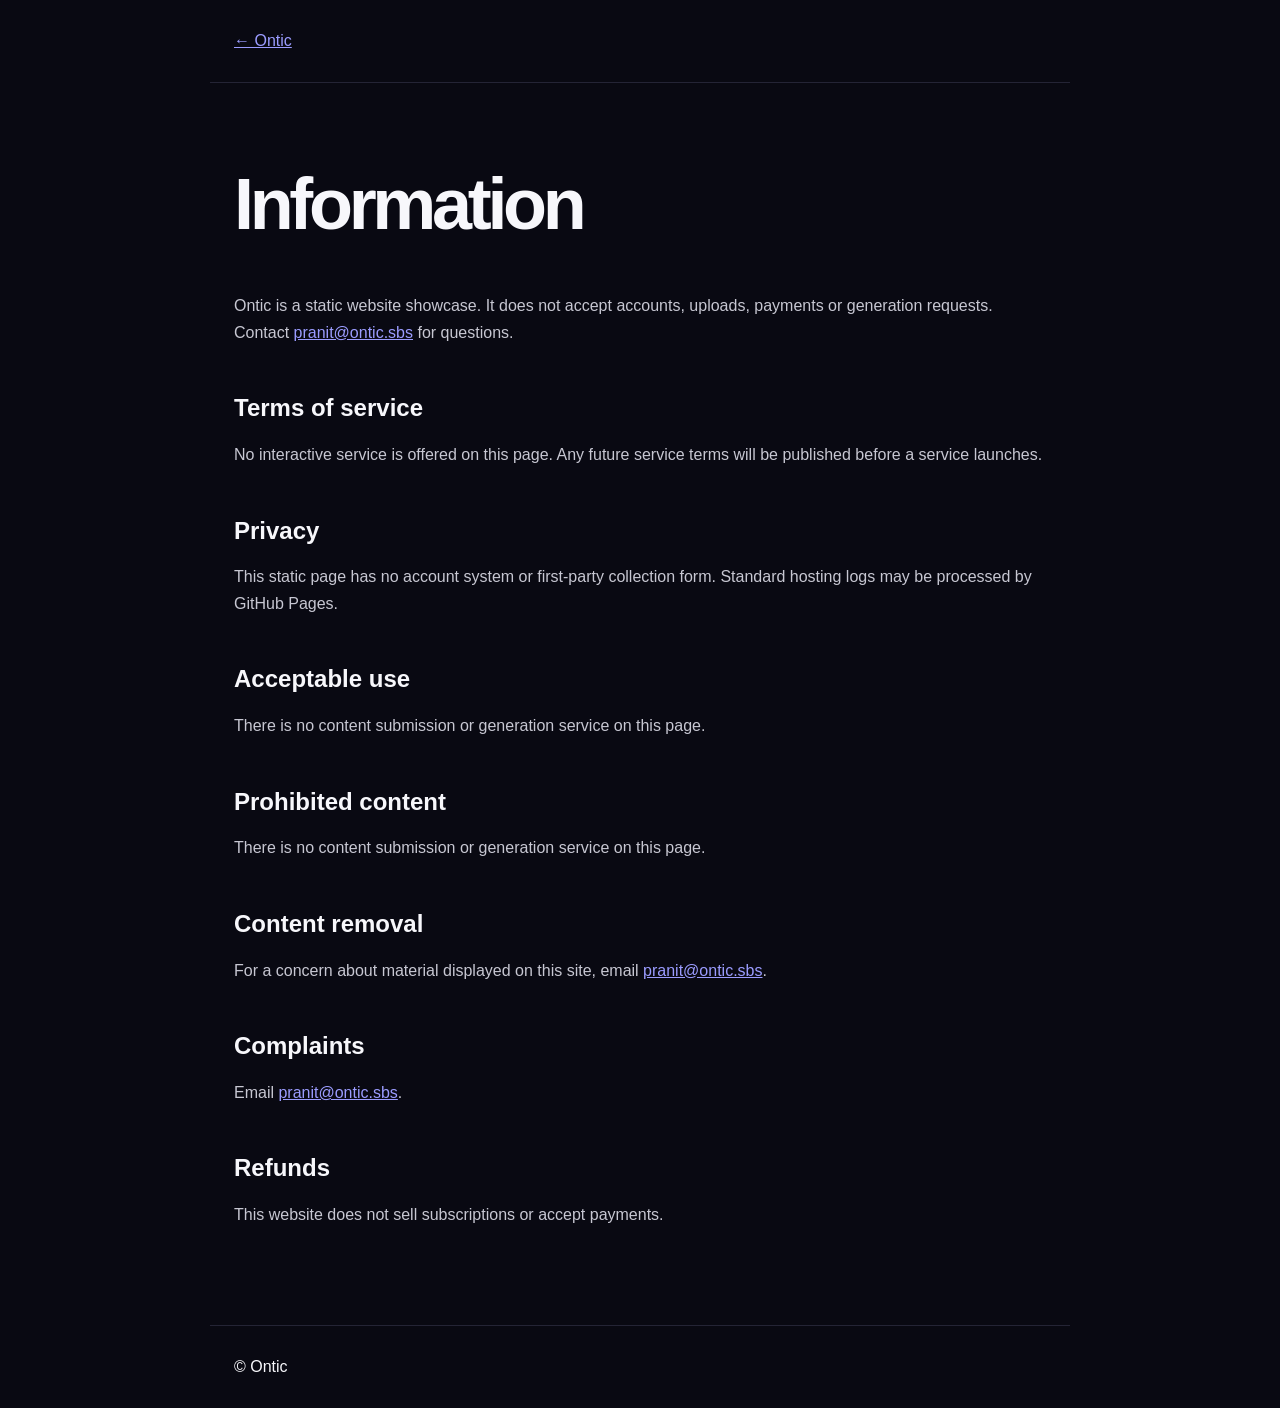
<file: information.html>
<!doctype html>
<html lang="en" class="dark"><head><meta charset="utf-8"><meta name="viewport" content="width=device-width, initial-scale=1"><title>Information | Ontic</title><link rel="icon" href="/favicon.svg" type="image/svg+xml"><style>
:root{font-family:Inter,Arial,sans-serif;color-scheme:dark}*{box-sizing:border-box}body{margin:0;background:#090912;color:#f7f7fb}header,main,footer{max-width:860px;margin:auto;padding:32px 24px}header{border-bottom:1px solid #242435}a{color:#9b9cff}h1{font-size:clamp(2.5rem,8vw,4.5rem);letter-spacing:-.06em}h2{margin-top:3rem}p{line-height:1.65;color:#c7c7d2}footer{border-top:1px solid #242435;margin-top:3rem}
</style></head><body><header><a href="/">← Ontic</a></header><main><h1>Information</h1><p>Ontic is a static website showcase. It does not accept accounts, uploads, payments or generation requests. Contact <a href="mailto:pranit@ontic.sbs">pranit@ontic.sbs</a> for questions.</p><section id="terms-of-service"><h2>Terms of service</h2><p>No interactive service is offered on this page. Any future service terms will be published before a service launches.</p></section><section id="privacy-policy"><h2>Privacy</h2><p>This static page has no account system or first-party collection form. Standard hosting logs may be processed by GitHub Pages.</p></section><section id="acceptable-use"><h2>Acceptable use</h2><p>There is no content submission or generation service on this page.</p></section><section id="prohibited-content"><h2>Prohibited content</h2><p>There is no content submission or generation service on this page.</p></section><section id="content-removal"><h2>Content removal</h2><p>For a concern about material displayed on this site, email <a href="mailto:pranit@ontic.sbs">pranit@ontic.sbs</a>.</p></section><section id="complaints"><h2>Complaints</h2><p>Email <a href="mailto:pranit@ontic.sbs">pranit@ontic.sbs</a>.</p></section><section id="refunds"><h2>Refunds</h2><p>This website does not sell subscriptions or accept payments.</p></section></main><footer>© Ontic</footer></body></html>
</file>
<file: assets/styles-a.css>
@font-face{font-family:IBM Plex Sans;font-style:normal;font-weight:100 700;font-stretch:100%;font-display:swap;src:url(../media/7fea77d1d19108bf-s.2e4y-bhazgt_v.woff2)format("woff2");unicode-range:U+460-52F,U+1C80-1C8A,U+20B4,U+2DE0-2DFF,U+A640-A69F,U+FE2E-FE2F}@font-face{font-family:IBM Plex Sans;font-style:normal;font-weight:100 700;font-stretch:100%;font-display:swap;src:url(../media/1bcd0e671759a44c-s.3o0_l_yqebdng.woff2)format("woff2");unicode-range:U+301,U+400-45F,U+490-491,U+4B0-4B1,U+2116}@font-face{font-family:IBM Plex Sans;font-style:normal;font-weight:100 700;font-stretch:100%;font-display:swap;src:url(../media/e15f58668ad64cb8-s.2mglm451ism6l.woff2)format("woff2");unicode-range:U+370-377,U+37A-37F,U+384-38A,U+38C,U+38E-3A1,U+3A3-3FF}@font-face{font-family:IBM Plex Sans;font-style:normal;font-weight:100 700;font-stretch:100%;font-display:swap;src:url(../media/90c51ce8fb754fe8-s.3bjsqkuy1d2v8.woff2)format("woff2");unicode-range:U+102-103,U+110-111,U+128-129,U+168-169,U+1A0-1A1,U+1AF-1B0,U+300-301,U+303-304,U+308-309,U+323,U+329,U+1EA0-1EF9,U+20AB}@font-face{font-family:IBM Plex Sans;font-style:normal;font-weight:100 700;font-stretch:100%;font-display:swap;src:url(../media/57215795b8570f5c-s.0xluf1kzv7x5w.woff2)format("woff2");unicode-range:U+100-2BA,U+2BD-2C5,U+2C7-2CC,U+2CE-2D7,U+2DD-2FF,U+304,U+308,U+329,U+1D00-1DBF,U+1E00-1E9F,U+1EF2-1EFF,U+2020,U+20A0-20AB,U+20AD-20C0,U+2113,U+2C60-2C7F,U+A720-A7FF}@font-face{font-family:IBM Plex Sans;font-style:normal;font-weight:100 700;font-stretch:100%;font-display:swap;src:url(../media/03fc1b4a8d284b5e-s.p.45487z7p3r8wm.woff2)format("woff2");unicode-range:U+??,U+131,U+152-153,U+2BB-2BC,U+2C6,U+2DA,U+2DC,U+304,U+308,U+329,U+2000-206F,U+20AC,U+2122,U+2191,U+2193,U+2212,U+2215,U+FEFF,U+FFFD}@font-face{font-family:IBM Plex Sans Fallback;src:local(Arial);ascent-override:101.32%;descent-override:27.18%;line-gap-override:0.0%;size-adjust:101.17%}.ibm_plex_sans_a4d8898a-module__cR8MGW__className{font-family:IBM Plex Sans,IBM Plex Sans Fallback;font-style:normal}.ibm_plex_sans_a4d8898a-module__cR8MGW__variable{--font-sans:"IBM Plex Sans", "IBM Plex Sans Fallback"}
@font-face{font-family:Geist;font-style:normal;font-weight:100 900;font-display:swap;src:url(../media/fef07dbb0973bf53-s.00az9qtie3ho1.woff2)format("woff2");unicode-range:U+460-52F,U+1C80-1C8A,U+20B4,U+2DE0-2DFF,U+A640-A69F,U+FE2E-FE2F}@font-face{font-family:Geist;font-style:normal;font-weight:100 900;font-display:swap;src:url(../media/8a480f0b521d4e75-s.3j-a226dh71aj.woff2)format("woff2");unicode-range:U+301,U+400-45F,U+490-491,U+4B0-4B1,U+2116}@font-face{font-family:Geist;font-style:normal;font-weight:100 900;font-display:swap;src:url(../media/53b9e256198e5412-s.2gwoz23eiro2t.woff2)format("woff2");unicode-range:U+102-103,U+110-111,U+128-129,U+168-169,U+1A0-1A1,U+1AF-1B0,U+300-301,U+303-304,U+308-309,U+323,U+329,U+1EA0-1EF9,U+20AB}@font-face{font-family:Geist;font-style:normal;font-weight:100 900;font-display:swap;src:url(../media/7178b3e590c64307-s.0i3h3th1vs4m7.woff2)format("woff2");unicode-range:U+100-2BA,U+2BD-2C5,U+2C7-2CC,U+2CE-2D7,U+2DD-2FF,U+304,U+308,U+329,U+1D00-1DBF,U+1E00-1E9F,U+1EF2-1EFF,U+2020,U+20A0-20AB,U+20AD-20C0,U+2113,U+2C60-2C7F,U+A720-A7FF}@font-face{font-family:Geist;font-style:normal;font-weight:100 900;font-display:swap;src:url(../media/caa3a2e1cccd8315-s.p.0zr6hhvz-h9nw.woff2)format("woff2");unicode-range:U+??,U+131,U+152-153,U+2BB-2BC,U+2C6,U+2DA,U+2DC,U+304,U+308,U+329,U+2000-206F,U+20AC,U+2122,U+2191,U+2193,U+2212,U+2215,U+FEFF,U+FFFD}@font-face{font-family:Geist Fallback;src:local(Arial);ascent-override:95.94%;descent-override:28.16%;line-gap-override:0.0%;size-adjust:104.76%}.geist_dd5f33c6-module__WggDGG__className{font-family:Geist,Geist Fallback;font-style:normal}.geist_dd5f33c6-module__WggDGG__variable{--font-geist-sans:"Geist", "Geist Fallback"}
@font-face{font-family:Anton;font-style:normal;font-weight:400;font-display:swap;src:url(../media/0e7b7e0b829e3eb9-s.0s6677u7501n5.woff2)format("woff2");unicode-range:U+102-103,U+110-111,U+128-129,U+168-169,U+1A0-1A1,U+1AF-1B0,U+300-301,U+303-304,U+308-309,U+323,U+329,U+1EA0-1EF9,U+20AB}@font-face{font-family:Anton;font-style:normal;font-weight:400;font-display:swap;src:url(../media/daf789e4474d0d90-s.3w_oc3nqvqm6n.woff2)format("woff2");unicode-range:U+100-2BA,U+2BD-2C5,U+2C7-2CC,U+2CE-2D7,U+2DD-2FF,U+304,U+308,U+329,U+1D00-1DBF,U+1E00-1E9F,U+1EF2-1EFF,U+2020,U+20A0-20AB,U+20AD-20C0,U+2113,U+2C60-2C7F,U+A720-A7FF}@font-face{font-family:Anton;font-style:normal;font-weight:400;font-display:swap;src:url(../media/9e9f04e3c37952ab-s.p.002ht2t_o636a.woff2)format("woff2");unicode-range:U+??,U+131,U+152-153,U+2BB-2BC,U+2C6,U+2DA,U+2DC,U+304,U+308,U+329,U+2000-206F,U+20AC,U+2122,U+2191,U+2193,U+2212,U+2215,U+FEFF,U+FFFD}@font-face{font-family:Anton Fallback;src:local(Arial);ascent-override:129.7%;descent-override:36.29%;line-gap-override:0.0%;size-adjust:90.69%}.anton_3808b7f5-module__2hLnAW__className{font-family:Anton,Anton Fallback;font-style:normal;font-weight:400}.anton_3808b7f5-module__2hLnAW__variable{--font-anton:"Anton", "Anton Fallback"}
@font-face{font-family:Oswald;font-style:normal;font-weight:500;font-display:swap;src:url(../media/48cb8c496a1feb17-s.2cxn6_f21kzew.woff2)format("woff2");unicode-range:U+460-52F,U+1C80-1C8A,U+20B4,U+2DE0-2DFF,U+A640-A69F,U+FE2E-FE2F}@font-face{font-family:Oswald;font-style:normal;font-weight:500;font-display:swap;src:url(../media/87ccb897ba116d44-s.2stk1byrn45r7.woff2)format("woff2");unicode-range:U+301,U+400-45F,U+490-491,U+4B0-4B1,U+2116}@font-face{font-family:Oswald;font-style:normal;font-weight:500;font-display:swap;src:url(../media/e9a8df42b0c6fb7a-s.33pk-ofy4si23.woff2)format("woff2");unicode-range:U+102-103,U+110-111,U+128-129,U+168-169,U+1A0-1A1,U+1AF-1B0,U+300-301,U+303-304,U+308-309,U+323,U+329,U+1EA0-1EF9,U+20AB}@font-face{font-family:Oswald;font-style:normal;font-weight:500;font-display:swap;src:url(../media/804b9eb4033edb5d-s.1aws_7qfq78t4.woff2)format("woff2");unicode-range:U+100-2BA,U+2BD-2C5,U+2C7-2CC,U+2CE-2D7,U+2DD-2FF,U+304,U+308,U+329,U+1D00-1DBF,U+1E00-1E9F,U+1EF2-1EFF,U+2020,U+20A0-20AB,U+20AD-20C0,U+2113,U+2C60-2C7F,U+A720-A7FF}@font-face{font-family:Oswald;font-style:normal;font-weight:500;font-display:swap;src:url(../media/6ad1cda2f16975ee-s.p.1hb2l88ecv7fz.woff2)format("woff2");unicode-range:U+??,U+131,U+152-153,U+2BB-2BC,U+2C6,U+2DA,U+2DC,U+304,U+308,U+329,U+2000-206F,U+20AC,U+2122,U+2191,U+2193,U+2212,U+2215,U+FEFF,U+FFFD}@font-face{font-family:Oswald;font-style:normal;font-weight:600;font-display:swap;src:url(../media/48cb8c496a1feb17-s.2cxn6_f21kzew.woff2)format("woff2");unicode-range:U+460-52F,U+1C80-1C8A,U+20B4,U+2DE0-2DFF,U+A640-A69F,U+FE2E-FE2F}@font-face{font-family:Oswald;font-style:normal;font-weight:600;font-display:swap;src:url(../media/87ccb897ba116d44-s.2stk1byrn45r7.woff2)format("woff2");unicode-range:U+301,U+400-45F,U+490-491,U+4B0-4B1,U+2116}@font-face{font-family:Oswald;font-style:normal;font-weight:600;font-display:swap;src:url(../media/e9a8df42b0c6fb7a-s.33pk-ofy4si23.woff2)format("woff2");unicode-range:U+102-103,U+110-111,U+128-129,U+168-169,U+1A0-1A1,U+1AF-1B0,U+300-301,U+303-304,U+308-309,U+323,U+329,U+1EA0-1EF9,U+20AB}@font-face{font-family:Oswald;font-style:normal;font-weight:600;font-display:swap;src:url(../media/804b9eb4033edb5d-s.1aws_7qfq78t4.woff2)format("woff2");unicode-range:U+100-2BA,U+2BD-2C5,U+2C7-2CC,U+2CE-2D7,U+2DD-2FF,U+304,U+308,U+329,U+1D00-1DBF,U+1E00-1E9F,U+1EF2-1EFF,U+2020,U+20A0-20AB,U+20AD-20C0,U+2113,U+2C60-2C7F,U+A720-A7FF}@font-face{font-family:Oswald;font-style:normal;font-weight:600;font-display:swap;src:url(../media/6ad1cda2f16975ee-s.p.1hb2l88ecv7fz.woff2)format("woff2");unicode-range:U+??,U+131,U+152-153,U+2BB-2BC,U+2C6,U+2DA,U+2DC,U+304,U+308,U+329,U+2000-206F,U+20AC,U+2122,U+2191,U+2193,U+2212,U+2215,U+FEFF,U+FFFD}@font-face{font-family:Oswald;font-style:normal;font-weight:700;font-display:swap;src:url(../media/48cb8c496a1feb17-s.2cxn6_f21kzew.woff2)format("woff2");unicode-range:U+460-52F,U+1C80-1C8A,U+20B4,U+2DE0-2DFF,U+A640-A69F,U+FE2E-FE2F}@font-face{font-family:Oswald;font-style:normal;font-weight:700;font-display:swap;src:url(../media/87ccb897ba116d44-s.2stk1byrn45r7.woff2)format("woff2");unicode-range:U+301,U+400-45F,U+490-491,U+4B0-4B1,U+2116}@font-face{font-family:Oswald;font-style:normal;font-weight:700;font-display:swap;src:url(../media/e9a8df42b0c6fb7a-s.33pk-ofy4si23.woff2)format("woff2");unicode-range:U+102-103,U+110-111,U+128-129,U+168-169,U+1A0-1A1,U+1AF-1B0,U+300-301,U+303-304,U+308-309,U+323,U+329,U+1EA0-1EF9,U+20AB}@font-face{font-family:Oswald;font-style:normal;font-weight:700;font-display:swap;src:url(../media/804b9eb4033edb5d-s.1aws_7qfq78t4.woff2)format("woff2");unicode-range:U+100-2BA,U+2BD-2C5,U+2C7-2CC,U+2CE-2D7,U+2DD-2FF,U+304,U+308,U+329,U+1D00-1DBF,U+1E00-1E9F,U+1EF2-1EFF,U+2020,U+20A0-20AB,U+20AD-20C0,U+2113,U+2C60-2C7F,U+A720-A7FF}@font-face{font-family:Oswald;font-style:normal;font-weight:700;font-display:swap;src:url(../media/6ad1cda2f16975ee-s.p.1hb2l88ecv7fz.woff2)format("woff2");unicode-range:U+??,U+131,U+152-153,U+2BB-2BC,U+2C6,U+2DA,U+2DC,U+304,U+308,U+329,U+2000-206F,U+20AC,U+2122,U+2191,U+2193,U+2212,U+2215,U+FEFF,U+FFFD}@font-face{font-family:Oswald Fallback;src:local(Arial);ascent-override:146.51%;descent-override:35.49%;line-gap-override:0.0%;size-adjust:81.43%}.oswald_be27ed-module__D6loGq__className{font-family:Oswald,Oswald Fallback;font-style:normal}.oswald_be27ed-module__D6loGq__variable{--font-oswald:"Oswald", "Oswald Fallback"}
@font-face{font-family:Geist Mono;font-style:normal;font-weight:100 900;font-display:swap;src:url(../media/5ce348bf30bf5439-s.27spqqad3wyeo.woff2)format("woff2");unicode-range:U+460-52F,U+1C80-1C8A,U+20B4,U+2DE0-2DFF,U+A640-A69F,U+FE2E-FE2F}@font-face{font-family:Geist Mono;font-style:normal;font-weight:100 900;font-display:swap;src:url(../media/4fa387ec64143e14-s.3f4zuumv8svu0.woff2)format("woff2");unicode-range:U+301,U+400-45F,U+490-491,U+4B0-4B1,U+2116}@font-face{font-family:Geist Mono;font-style:normal;font-weight:100 900;font-display:swap;src:url(../media/6306c77e7c8268e4-s.34r5yzckw0h2s.woff2)format("woff2");unicode-range:U+2000-2001,U+2004-2008,U+200A,U+23B8-23BD,U+2500-259F}@font-face{font-family:Geist Mono;font-style:normal;font-weight:100 900;font-display:swap;src:url(../media/7d817b4c03b0c5f1-s.2jyz_zw3a8jit.woff2)format("woff2");unicode-range:U+102-103,U+110-111,U+128-129,U+168-169,U+1A0-1A1,U+1AF-1B0,U+300-301,U+303-304,U+308-309,U+323,U+329,U+1EA0-1EF9,U+20AB}@font-face{font-family:Geist Mono;font-style:normal;font-weight:100 900;font-display:swap;src:url(../media/bbc41e54d2fcbd21-s.30bdpjkrtcces.woff2)format("woff2");unicode-range:U+100-2BA,U+2BD-2C5,U+2C7-2CC,U+2CE-2D7,U+2DD-2FF,U+304,U+308,U+329,U+1D00-1DBF,U+1E00-1E9F,U+1EF2-1EFF,U+2020,U+20A0-20AB,U+20AD-20C0,U+2113,U+2C60-2C7F,U+A720-A7FF}@font-face{font-family:Geist Mono;font-style:normal;font-weight:100 900;font-display:swap;src:url(../media/797e433ab948586e-s.p.1v5bejj26fx9h.woff2)format("woff2");unicode-range:U+??,U+131,U+152-153,U+2BB-2BC,U+2C6,U+2DA,U+2DC,U+304,U+308,U+329,U+2000-206F,U+20AC,U+2122,U+2191,U+2193,U+2212,U+2215,U+FEFF,U+FFFD}@font-face{font-family:Geist Mono Fallback;src:local(Arial);ascent-override:74.67%;descent-override:21.92%;line-gap-override:0.0%;size-adjust:134.59%}.geist_mono_d6617093-module__z61v7q__className{font-family:Geist Mono,Geist Mono Fallback;font-style:normal}.geist_mono_d6617093-module__z61v7q__variable{--font-geist-mono:"Geist Mono", "Geist Mono Fallback"}
</file>
<file: assets/styles-b.css>
@layer properties{@supports (((-webkit-hyphens:none)) and (not (margin-trim:inline))) or ((-moz-orient:inline) and (not (color:rgb(from red r g b)))){*,:before,:after,::backdrop{--tw-translate-x:0;--tw-translate-y:0;--tw-translate-z:0;--tw-scale-x:1;--tw-scale-y:1;--tw-scale-z:1;--tw-rotate-x:initial;--tw-rotate-y:initial;--tw-rotate-z:initial;--tw-skew-x:initial;--tw-skew-y:initial;--tw-space-y-reverse:0;--tw-space-x-reverse:0;--tw-divide-y-reverse:0;--tw-border-style:solid;--tw-gradient-position:initial;--tw-gradient-from:#0000;--tw-gradient-via:#0000;--tw-gradient-to:#0000;--tw-gradient-stops:initial;--tw-gradient-via-stops:initial;--tw-gradient-from-position:0%;--tw-gradient-via-position:50%;--tw-gradient-to-position:100%;--tw-leading:initial;--tw-font-weight:initial;--tw-tracking:initial;--tw-ordinal:initial;--tw-slashed-zero:initial;--tw-numeric-figure:initial;--tw-numeric-spacing:initial;--tw-numeric-fraction:initial;--tw-shadow:0 0 #0000;--tw-shadow-color:initial;--tw-shadow-alpha:100%;--tw-inset-shadow:0 0 #0000;--tw-inset-shadow-color:initial;--tw-inset-shadow-alpha:100%;--tw-ring-color:initial;--tw-ring-shadow:0 0 #0000;--tw-inset-ring-color:initial;--tw-inset-ring-shadow:0 0 #0000;--tw-ring-inset:initial;--tw-ring-offset-width:0px;--tw-ring-offset-color:#fff;--tw-ring-offset-shadow:0 0 #0000;--tw-outline-style:solid;--tw-blur:initial;--tw-brightness:initial;--tw-contrast:initial;--tw-grayscale:initial;--tw-hue-rotate:initial;--tw-invert:initial;--tw-opacity:initial;--tw-saturate:initial;--tw-sepia:initial;--tw-drop-shadow:initial;--tw-drop-shadow-color:initial;--tw-drop-shadow-alpha:100%;--tw-drop-shadow-size:initial;--tw-backdrop-blur:initial;--tw-backdrop-brightness:initial;--tw-backdrop-contrast:initial;--tw-backdrop-grayscale:initial;--tw-backdrop-hue-rotate:initial;--tw-backdrop-invert:initial;--tw-backdrop-opacity:initial;--tw-backdrop-saturate:initial;--tw-backdrop-sepia:initial;--tw-duration:initial;--tw-ease:initial;--tw-content:"";--tw-animation-delay:0s;--tw-animation-direction:normal;--tw-animation-duration:initial;--tw-animation-fill-mode:none;--tw-animation-iteration-count:1;--tw-enter-blur:0;--tw-enter-opacity:1;--tw-enter-rotate:0;--tw-enter-scale:1;--tw-enter-translate-x:0;--tw-enter-translate-y:0;--tw-exit-blur:0;--tw-exit-opacity:1;--tw-exit-rotate:0;--tw-exit-scale:1;--tw-exit-translate-x:0;--tw-exit-translate-y:0}}}@layer theme{:root,:host{--font-sans:var(--font-sans);--color-red-200:#ffcaca;--color-red-500:#fb2c36;--color-red-600:#e40014;--color-red-800:#9f0712;--color-red-950:#460809;--color-amber-200:#fee685;--color-amber-400:#fcbb00;--color-amber-500:#f99c00;--color-amber-600:#dd7400;--color-green-100:#dcfce7;--color-green-500:#00c758;--color-emerald-400:#00d294;--color-emerald-500:#00bb7f;--color-emerald-600:#009767;--color-blue-100:#dbeafe;--color-blue-300:#90c5ff;--color-blue-400:#54a2ff;--color-blue-500:#3080ff;--color-blue-600:#155dfc;--color-blue-900:#1c398e;--color-gray-600:#4a5565;--color-gray-950:#030712;--color-black:#000;--color-white:#fff;--spacing:.25rem;--container-xs:20rem;--container-sm:24rem;--container-md:28rem;--container-lg:32rem;--container-2xl:42rem;--container-3xl:48rem;--container-4xl:56rem;--container-5xl:64rem;--container-6xl:72rem;--container-7xl:80rem;--text-xs:.75rem;--text-xs--line-height:calc(1 / .75);--text-sm:.875rem;--text-sm--line-height:calc(1.25 / .875);--text-base:1rem;--text-base--line-height:calc(1.5 / 1);--text-lg:1.125rem;--text-lg--line-height:calc(1.75 / 1.125);--text-xl:1.25rem;--text-xl--line-height:calc(1.75 / 1.25);--text-2xl:1.5rem;--text-2xl--line-height:calc(2 / 1.5);--text-3xl:1.875rem;--text-3xl--line-height:calc(2.25 / 1.875);--text-4xl:2.25rem;--text-4xl--line-height:calc(2.5 / 2.25);--text-5xl:3rem;--text-5xl--line-height:1;--text-6xl:3.75rem;--text-6xl--line-height:1;--text-7xl:4.5rem;--text-7xl--line-height:1;--text-8xl:6rem;--text-8xl--line-height:1;--font-weight-normal:400;--font-weight-medium:500;--font-weight-semibold:600;--font-weight-bold:700;--font-weight-black:900;--tracking-tight:-.025em;--tracking-wide:.025em;--tracking-wider:.05em;--tracking-widest:.1em;--leading-snug:1.375;--leading-normal:1.5;--leading-relaxed:1.625;--radius-xl:calc(var(--radius) * 1.4);--radius-4xl:calc(var(--radius) * 2.6);--ease-in-out:cubic-bezier(.4, 0, .2, 1);--animate-spin:spin 1s linear infinite;--animate-pulse:pulse 2s cubic-bezier(.4, 0, .6, 1) infinite;--blur-xs:4px;--blur-sm:8px;--blur-md:12px;--aspect-video:16 / 9;--default-transition-duration:.15s;--default-transition-timing-function:cubic-bezier(.4, 0, .2, 1);--default-font-family:var(--font-sans);--default-mono-font-family:var(--font-geist-mono);--font-display:var(--font-oswald);--color-border:var(--border)}@supports (color:lab(0% 0 0)){:root,:host{--color-red-200:lab(86.017% 19.8815 7.75869);--color-red-500:lab(55.4814% 75.0732 48.8528);--color-red-600:lab(48.4493% 77.4328 61.5452);--color-red-800:lab(33.7174% 55.8993 41.0293);--color-red-950:lab(13.003% 29.04 16.7519);--color-amber-200:lab(91.7203% -.505269 49.9084);--color-amber-400:lab(80.1641% 16.6016 99.2089);--color-amber-500:lab(72.7183% 31.8672 97.9407);--color-amber-600:lab(60.3514% 40.5624 87.1228);--color-green-100:lab(96.1861% -13.8464 6.52365);--color-green-500:lab(70.5521% -66.5147 45.8073);--color-emerald-400:lab(75.0771% -60.7313 19.4147);--color-emerald-500:lab(66.9756% -58.27 19.5419);--color-emerald-600:lab(55.0481% -49.9246 15.93);--color-blue-100:lab(92.0301% -2.24757 -11.6453);--color-blue-300:lab(77.5052% -6.4629 -36.42);--color-blue-400:lab(65.0361% -1.42065 -56.9802);--color-blue-500:lab(54.1736% 13.3369 -74.6839);--color-blue-600:lab(44.0605% 29.0279 -86.0352);--color-blue-900:lab(26.1542% 15.7545 -51.5504);--color-gray-600:lab(35.6337% -1.58697 -10.8425);--color-gray-950:lab(1.90334% .278696 -5.48866)}}}@layer base{*,:after,:before,::backdrop{box-sizing:border-box;border:0 solid;margin:0;padding:0}::file-selector-button{box-sizing:border-box;border:0 solid;margin:0;padding:0}html,:host{-webkit-text-size-adjust:100%;tab-size:4;line-height:1.5;font-family:var(--default-font-family,ui-sans-serif, system-ui, sans-serif, "Apple Color Emoji", "Segoe UI Emoji", "Segoe UI Symbol", "Noto Color Emoji");font-feature-settings:var(--default-font-feature-settings,normal);font-variation-settings:var(--default-font-variation-settings,normal);-webkit-tap-highlight-color:transparent}hr{height:0;color:inherit;border-top-width:1px}abbr:where([title]){-webkit-text-decoration:underline dotted;text-decoration:underline dotted}h1,h2,h3,h4,h5,h6{font-size:inherit;font-weight:inherit}a{color:inherit;-webkit-text-decoration:inherit;-webkit-text-decoration:inherit;-webkit-text-decoration:inherit;-webkit-text-decoration:inherit;text-decoration:inherit}b,strong{font-weight:bolder}code,kbd,samp,pre{font-family:var(--default-mono-font-family,ui-monospace, SFMono-Regular, Menlo, Monaco, Consolas, "Liberation Mono", "Courier New", monospace);font-feature-settings:var(--default-mono-font-feature-settings,normal);font-variation-settings:var(--default-mono-font-variation-settings,normal);font-size:1em}small{font-size:80%}sub,sup{vertical-align:baseline;font-size:75%;line-height:0;position:relative}sub{bottom:-.25em}sup{top:-.5em}table{text-indent:0;border-color:inherit;border-collapse:collapse}:-moz-focusring{outline:auto}progress{vertical-align:baseline}summary{display:list-item}ol,ul,menu{list-style:none}img,svg,video,canvas,audio,iframe,embed,object{vertical-align:middle;display:block}img,video{max-width:100%;height:auto}button,input,select,optgroup,textarea{font:inherit;font-feature-settings:inherit;font-variation-settings:inherit;letter-spacing:inherit;color:inherit;opacity:1;background-color:#0000;border-radius:0}::file-selector-button{font:inherit;font-feature-settings:inherit;font-variation-settings:inherit;letter-spacing:inherit;color:inherit;opacity:1;background-color:#0000;border-radius:0}:where(select:is([multiple],[size])) optgroup{font-weight:bolder}:where(select:is([multiple],[size])) optgroup option{padding-inline-start:20px}::file-selector-button{margin-inline-end:4px}::placeholder{opacity:1}@supports (not ((-webkit-appearance:-apple-pay-button))) or (contain-intrinsic-size:1px){::placeholder{color:currentColor}@supports (color:color-mix(in lab, red, red)){::placeholder{color:color-mix(in oklab, currentcolor 50%, transparent)}}}textarea{resize:vertical}::-webkit-search-decoration{-webkit-appearance:none}::-webkit-date-and-time-value{min-height:1lh;text-align:inherit}::-webkit-datetime-edit{display:inline-flex}::-webkit-datetime-edit-fields-wrapper{padding:0}::-webkit-datetime-edit{padding-block:0}::-webkit-datetime-edit-year-field{padding-block:0}::-webkit-datetime-edit-month-field{padding-block:0}::-webkit-datetime-edit-day-field{padding-block:0}::-webkit-datetime-edit-hour-field{padding-block:0}::-webkit-datetime-edit-minute-field{padding-block:0}::-webkit-datetime-edit-second-field{padding-block:0}::-webkit-datetime-edit-millisecond-field{padding-block:0}::-webkit-datetime-edit-meridiem-field{padding-block:0}::-webkit-calendar-picker-indicator{line-height:1}:-moz-ui-invalid{box-shadow:none}button,input:where([type=button],[type=reset],[type=submit]){appearance:button}::file-selector-button{appearance:button}::-webkit-inner-spin-button{height:auto}::-webkit-outer-spin-button{height:auto}[hidden]:where(:not([hidden=until-found])){display:none!important}*{border-color:var(--border);outline-color:var(--ring)}@supports (color:color-mix(in lab, red, red)){*{outline-color:color-mix(in oklab, var(--ring) 50%, transparent)}}body{background-color:var(--background);color:var(--foreground)}button:not(:disabled),[role=button]:not(:disabled){cursor:pointer}html{font-family:var(--font-sans)}}@layer components;@layer utilities{.\@container\/card-header{container:card-header/inline-size}.\@container\/field-group{container:field-group/inline-size}.\[container-type\:size\]{container-type:size}.\[pointer-events\:auto\]{pointer-events:auto}.pointer-events-none{pointer-events:none}.invisible{visibility:hidden}.visible{visibility:visible}.animate-shimmer{position:relative;overflow:hidden}.animate-shimmer:after{content:"";background:linear-gradient(90deg, transparent, var(--foreground), transparent);position:absolute;inset:0;transform:translate(-100%)}@supports (color:color-mix(in lab, red, red)){.animate-shimmer:after{background:linear-gradient(90deg, transparent, color-mix(in oklab, var(--foreground) 12%, transparent), transparent)}}.animate-shimmer:after{animation:1.5s ease-in-out infinite shimmer}@media (prefers-reduced-motion:reduce){.animate-shimmer:after{display:none}}.sr-only{clip-path:inset(50%);white-space:nowrap;border-width:0;width:1px;height:1px;margin:-1px;padding:0;position:absolute;overflow:hidden}.absolute{position:absolute}.fixed{position:fixed}.relative{position:relative}.static{position:static}.sticky{position:sticky}.inset-0{inset:calc(var(--spacing) * 0)}.inset-x-0{inset-inline:calc(var(--spacing) * 0)}.inset-x-2{inset-inline:calc(var(--spacing) * 2)}.inset-x-4{inset-inline:calc(var(--spacing) * 4)}.inset-y-0{inset-block:calc(var(--spacing) * 0)}.-top-1\.5{top:calc(var(--spacing) * -1.5)}.-top-2{top:calc(var(--spacing) * -2)}.-top-4{top:calc(var(--spacing) * -4)}.-top-5{top:calc(var(--spacing) * -5)}.-top-12{top:calc(var(--spacing) * -12)}.top-0{top:calc(var(--spacing) * 0)}.top-1{top:calc(var(--spacing) * 1)}.top-1\.5{top:calc(var(--spacing) * 1.5)}.top-1\/2{top:50%}.top-1\/3{top:33.3333%}.top-2{top:calc(var(--spacing) * 2)}.top-2\.5{top:calc(var(--spacing) * 2.5)}.top-3{top:calc(var(--spacing) * 3)}.top-3\.5{top:calc(var(--spacing) * 3.5)}.top-4{top:calc(var(--spacing) * 4)}.top-5{top:calc(var(--spacing) * 5)}.top-15{top:calc(var(--spacing) * 15)}.top-16{top:calc(var(--spacing) * 16)}.top-20{top:calc(var(--spacing) * 20)}.top-25{top:calc(var(--spacing) * 25)}.top-80{top:calc(var(--spacing) * 80)}.top-102{top:calc(var(--spacing) * 102)}.top-107{top:calc(var(--spacing) * 107)}.top-\[60\%\]{top:60%}.top-full{top:100%}.top-px{top:1px}.-right-1\.5{right:calc(var(--spacing) * -1.5)}.-right-2{right:calc(var(--spacing) * -2)}.-right-5{right:calc(var(--spacing) * -5)}.-right-8{right:calc(var(--spacing) * -8)}.-right-12{right:calc(var(--spacing) * -12)}.right-0{right:calc(var(--spacing) * 0)}.right-1{right:calc(var(--spacing) * 1)}.right-1\.5{right:calc(var(--spacing) * 1.5)}.right-2{right:calc(var(--spacing) * 2)}.right-3{right:calc(var(--spacing) * 3)}.right-3\.5{right:calc(var(--spacing) * 3.5)}.right-4{right:calc(var(--spacing) * 4)}.right-15{right:calc(var(--spacing) * 15)}.right-16{right:calc(var(--spacing) * 16)}.right-28{right:calc(var(--spacing) * 28)}.-bottom-8{bottom:calc(var(--spacing) * -8)}.-bottom-12{bottom:calc(var(--spacing) * -12)}.bottom-0{bottom:calc(var(--spacing) * 0)}.bottom-1{bottom:calc(var(--spacing) * 1)}.bottom-2{bottom:calc(var(--spacing) * 2)}.bottom-6{bottom:calc(var(--spacing) * 6)}.bottom-9{bottom:calc(var(--spacing) * 9)}.-left-12{left:calc(var(--spacing) * -12)}.left-0{left:calc(var(--spacing) * 0)}.left-1{left:calc(var(--spacing) * 1)}.left-1\/2{left:50%}.left-2{left:calc(var(--spacing) * 2)}.left-2\.5{left:calc(var(--spacing) * 2.5)}.left-3{left:calc(var(--spacing) * 3)}.left-4{left:calc(var(--spacing) * 4)}.left-10{left:calc(var(--spacing) * 10)}.left-12{left:calc(var(--spacing) * 12)}.left-28{left:calc(var(--spacing) * 28)}.left-55{left:calc(var(--spacing) * 55)}.left-65{left:calc(var(--spacing) * 65)}.isolate{isolation:isolate}.z-0{z-index:0}.z-1{z-index:1}.z-10{z-index:10}.z-30{z-index:30}.z-50{z-index:50}.z-60{z-index:60}.z-\[999\]{z-index:999}.order-first{order:-9999}.order-last{order:9999}.col-span-full{grid-column:1/-1}.col-start-2{grid-column-start:2}.row-span-2{grid-row:span 2/span 2}.row-start-1{grid-row-start:1}.float-right{float:right}.container{width:100%}@media (min-width:40rem){.container{max-width:40rem}}@media (min-width:48rem){.container{max-width:48rem}}@media (min-width:64rem){.container{max-width:64rem}}@media (min-width:80rem){.container{max-width:80rem}}@media (min-width:96rem){.container{max-width:96rem}}.m-auto{margin:auto}.-mx-1{margin-inline:calc(var(--spacing) * -1)}.mx-0{margin-inline:calc(var(--spacing) * 0)}.mx-3\.5{margin-inline:calc(var(--spacing) * 3.5)}.mx-auto{margin-inline:auto}.-my-2{margin-block:calc(var(--spacing) * -2)}.my-0\.5{margin-block:calc(var(--spacing) * .5)}.my-1{margin-block:calc(var(--spacing) * 1)}.my-2{margin-block:calc(var(--spacing) * 2)}.prose{color:var(--tw-prose-body);max-width:65ch}.prose :where(p):not(:where([class~=not-prose],[class~=not-prose] *)){margin-top:1.25em;margin-bottom:1.25em}.prose :where([class~=lead]):not(:where([class~=not-prose],[class~=not-prose] *)){color:var(--tw-prose-lead);margin-top:1.2em;margin-bottom:1.2em;font-size:1.25em;line-height:1.6}.prose :where(a):not(:where([class~=not-prose],[class~=not-prose] *)){color:var(--tw-prose-links);font-weight:500;text-decoration:underline}.prose :where(strong):not(:where([class~=not-prose],[class~=not-prose] *)){color:var(--tw-prose-bold);font-weight:600}.prose :where(a strong):not(:where([class~=not-prose],[class~=not-prose] *)),.prose :where(blockquote strong):not(:where([class~=not-prose],[class~=not-prose] *)),.prose :where(thead th strong):not(:where([class~=not-prose],[class~=not-prose] *)){color:inherit}.prose :where(ol):not(:where([class~=not-prose],[class~=not-prose] *)){margin-top:1.25em;margin-bottom:1.25em;padding-inline-start:1.625em;list-style-type:decimal}.prose :where(ol[type=A]):not(:where([class~=not-prose],[class~=not-prose] *)){list-style-type:upper-alpha}.prose :where(ol[type=a]):not(:where([class~=not-prose],[class~=not-prose] *)){list-style-type:lower-alpha}.prose :where(ol[type=A s]):not(:where([class~=not-prose],[class~=not-prose] *)){list-style-type:upper-alpha}.prose :where(ol[type=a s]):not(:where([class~=not-prose],[class~=not-prose] *)){list-style-type:lower-alpha}.prose :where(ol[type=I]):not(:where([class~=not-prose],[class~=not-prose] *)){list-style-type:upper-roman}.prose :where(ol[type=i]):not(:where([class~=not-prose],[class~=not-prose] *)){list-style-type:lower-roman}.prose :where(ol[type=I s]):not(:where([class~=not-prose],[class~=not-prose] *)){list-style-type:upper-roman}.prose :where(ol[type=i s]):not(:where([class~=not-prose],[class~=not-prose] *)){list-style-type:lower-roman}.prose :where(ol[type="1"]):not(:where([class~=not-prose],[class~=not-prose] *)){list-style-type:decimal}.prose :where(ul):not(:where([class~=not-prose],[class~=not-prose] *)){margin-top:1.25em;margin-bottom:1.25em;padding-inline-start:1.625em;list-style-type:disc}.prose :where(ol>li):not(:where([class~=not-prose],[class~=not-prose] *))::marker{color:var(--tw-prose-counters);font-weight:400}.prose :where(ul>li):not(:where([class~=not-prose],[class~=not-prose] *))::marker{color:var(--tw-prose-bullets)}.prose :where(dt):not(:where([class~=not-prose],[class~=not-prose] *)){color:var(--tw-prose-headings);margin-top:1.25em;font-weight:600}.prose :where(hr):not(:where([class~=not-prose],[class~=not-prose] *)){border-color:var(--tw-prose-hr);border-top-width:1px;margin-top:3em;margin-bottom:3em}.prose :where(blockquote):not(:where([class~=not-prose],[class~=not-prose] *)){color:var(--tw-prose-quotes);border-inline-start-width:.25rem;border-inline-start-color:var(--tw-prose-quote-borders);quotes:"“""”""‘""’";margin-top:1.6em;margin-bottom:1.6em;padding-inline-start:1em;font-style:italic;font-weight:500}.prose :where(blockquote p:first-of-type):not(:where([class~=not-prose],[class~=not-prose] *)):before{content:open-quote}.prose :where(blockquote p:last-of-type):not(:where([class~=not-prose],[class~=not-prose] *)):after{content:close-quote}.prose :where(h1):not(:where([class~=not-prose],[class~=not-prose] *)){color:var(--tw-prose-headings);margin-top:0;margin-bottom:.888889em;font-size:2.25em;font-weight:800;line-height:1.11111}.prose :where(h1 strong):not(:where([class~=not-prose],[class~=not-prose] *)){color:inherit;font-weight:900}.prose :where(h2):not(:where([class~=not-prose],[class~=not-prose] *)){color:var(--tw-prose-headings);margin-top:2em;margin-bottom:1em;font-size:1.5em;font-weight:700;line-height:1.33333}.prose :where(h2 strong):not(:where([class~=not-prose],[class~=not-prose] *)){color:inherit;font-weight:800}.prose :where(h3):not(:where([class~=not-prose],[class~=not-prose] *)){color:var(--tw-prose-headings);margin-top:1.6em;margin-bottom:.6em;font-size:1.25em;font-weight:600;line-height:1.6}.prose :where(h3 strong):not(:where([class~=not-prose],[class~=not-prose] *)){color:inherit;font-weight:700}.prose :where(h4):not(:where([class~=not-prose],[class~=not-prose] *)){color:var(--tw-prose-headings);margin-top:1.5em;margin-bottom:.5em;font-weight:600;line-height:1.5}.prose :where(h4 strong):not(:where([class~=not-prose],[class~=not-prose] *)){color:inherit;font-weight:700}.prose :where(img):not(:where([class~=not-prose],[class~=not-prose] *)){margin-top:2em;margin-bottom:2em}.prose :where(picture):not(:where([class~=not-prose],[class~=not-prose] *)){margin-top:2em;margin-bottom:2em;display:block}.prose :where(video):not(:where([class~=not-prose],[class~=not-prose] *)){margin-top:2em;margin-bottom:2em}.prose :where(kbd):not(:where([class~=not-prose],[class~=not-prose] *)){color:var(--tw-prose-kbd);box-shadow:0 0 0 1px var(--tw-prose-kbd-shadows), 0 3px 0 var(--tw-prose-kbd-shadows);padding-top:.1875em;padding-inline-end:.375em;padding-bottom:.1875em;border-radius:.3125rem;padding-inline-start:.375em;font-family:inherit;font-size:.875em;font-weight:500}.prose :where(code):not(:where([class~=not-prose],[class~=not-prose] *)){color:var(--tw-prose-code);font-size:.875em;font-weight:600}.prose :where(code):not(:where([class~=not-prose],[class~=not-prose] *)):before,.prose :where(code):not(:where([class~=not-prose],[class~=not-prose] *)):after{content:"`"}.prose :where(a code):not(:where([class~=not-prose],[class~=not-prose] *)),.prose :where(h1 code):not(:where([class~=not-prose],[class~=not-prose] *)){color:inherit}.prose :where(h2 code):not(:where([class~=not-prose],[class~=not-prose] *)){color:inherit;font-size:.875em}.prose :where(h3 code):not(:where([class~=not-prose],[class~=not-prose] *)){color:inherit;font-size:.9em}.prose :where(h4 code):not(:where([class~=not-prose],[class~=not-prose] *)),.prose :where(blockquote code):not(:where([class~=not-prose],[class~=not-prose] *)),.prose :where(thead th code):not(:where([class~=not-prose],[class~=not-prose] *)){color:inherit}.prose :where(pre):not(:where([class~=not-prose],[class~=not-prose] *)){color:var(--tw-prose-pre-code);background-color:var(--tw-prose-pre-bg);padding-top:.857143em;padding-inline-end:1.14286em;padding-bottom:.857143em;border-radius:.375rem;margin-top:1.71429em;margin-bottom:1.71429em;padding-inline-start:1.14286em;font-size:.875em;font-weight:400;line-height:1.71429;overflow-x:auto}.prose :where(pre code):not(:where([class~=not-prose],[class~=not-prose] *)){font-weight:inherit;color:inherit;font-size:inherit;font-family:inherit;line-height:inherit;background-color:#0000;border-width:0;border-radius:0;padding:0}.prose :where(pre code):not(:where([class~=not-prose],[class~=not-prose] *)):before,.prose :where(pre code):not(:where([class~=not-prose],[class~=not-prose] *)):after{content:none}.prose :where(table):not(:where([class~=not-prose],[class~=not-prose] *)){table-layout:auto;width:100%;margin-top:2em;margin-bottom:2em;font-size:.875em;line-height:1.71429}.prose :where(thead):not(:where([class~=not-prose],[class~=not-prose] *)){border-bottom-width:1px;border-bottom-color:var(--tw-prose-th-borders)}.prose :where(thead th):not(:where([class~=not-prose],[class~=not-prose] *)){color:var(--tw-prose-headings);vertical-align:bottom;padding-inline-end:.571429em;padding-bottom:.571429em;padding-inline-start:.571429em;font-weight:600}.prose :where(tbody tr):not(:where([class~=not-prose],[class~=not-prose] *)){border-bottom-width:1px;border-bottom-color:var(--tw-prose-td-borders)}.prose :where(tbody tr:last-child):not(:where([class~=not-prose],[class~=not-prose] *)){border-bottom-width:0}.prose :where(tbody td):not(:where([class~=not-prose],[class~=not-prose] *)){vertical-align:baseline}.prose :where(tfoot):not(:where([class~=not-prose],[class~=not-prose] *)){border-top-width:1px;border-top-color:var(--tw-prose-th-borders)}.prose :where(tfoot td):not(:where([class~=not-prose],[class~=not-prose] *)){vertical-align:top}.prose :where(th,td):not(:where([class~=not-prose],[class~=not-prose] *)){text-align:start}.prose :where(figure>*):not(:where([class~=not-prose],[class~=not-prose] *)){margin-top:0;margin-bottom:0}.prose :where(figcaption):not(:where([class~=not-prose],[class~=not-prose] *)){color:var(--tw-prose-captions);margin-top:.857143em;font-size:.875em;line-height:1.42857}.prose{--tw-prose-body:#364153;--tw-prose-headings:#101828;--tw-prose-lead:#4a5565;--tw-prose-links:#101828;--tw-prose-bold:#101828;--tw-prose-counters:#6a7282;--tw-prose-bullets:#d1d5dc;--tw-prose-hr:#e5e7eb;--tw-prose-quotes:#101828;--tw-prose-quote-borders:#e5e7eb;--tw-prose-captions:#6a7282;--tw-prose-kbd:#101828;--tw-prose-kbd-shadows:#1018281a;--tw-prose-code:#101828;--tw-prose-pre-code:#e5e7eb;--tw-prose-pre-bg:#1e2939;--tw-prose-th-borders:#d1d5dc;--tw-prose-td-borders:#e5e7eb;--tw-prose-invert-body:#d1d5dc;--tw-prose-invert-headings:#fff;--tw-prose-invert-lead:#99a1af;--tw-prose-invert-links:#fff;--tw-prose-invert-bold:#fff;--tw-prose-invert-counters:#99a1af;--tw-prose-invert-bullets:#4a5565;--tw-prose-invert-hr:#364153;--tw-prose-invert-quotes:#f3f4f6;--tw-prose-invert-quote-borders:#364153;--tw-prose-invert-captions:#99a1af;--tw-prose-invert-kbd:#fff;--tw-prose-invert-kbd-shadows:#ffffff1a;--tw-prose-invert-code:#fff;--tw-prose-invert-pre-code:#d1d5dc;--tw-prose-invert-pre-bg:#00000080;--tw-prose-invert-th-borders:#4a5565;--tw-prose-invert-td-borders:#364153;font-size:1rem;line-height:1.75}@supports (color:lab(0% 0 0)){.prose{--tw-prose-body:lab(27.1134% -.956401 -12.3224);--tw-prose-headings:lab(8.11897% .811279 -12.254);--tw-prose-lead:lab(35.6337% -1.58697 -10.8425);--tw-prose-links:lab(8.11897% .811279 -12.254);--tw-prose-bold:lab(8.11897% .811279 -12.254);--tw-prose-counters:lab(47.7841% -.393182 -10.0268);--tw-prose-bullets:lab(85.1236% -.612259 -3.7138);--tw-prose-hr:lab(91.6229% -.159115 -2.26791);--tw-prose-quotes:lab(8.11897% .811279 -12.254);--tw-prose-quote-borders:lab(91.6229% -.159115 -2.26791);--tw-prose-captions:lab(47.7841% -.393182 -10.0268);--tw-prose-kbd:lab(8.11897% .811279 -12.254);--tw-prose-kbd-shadows:lab(8.11897% .811279 -12.254/.1);--tw-prose-code:lab(8.11897% .811279 -12.254);--tw-prose-pre-code:lab(91.6229% -.159115 -2.26791);--tw-prose-pre-bg:lab(16.1051% -1.18239 -11.7533);--tw-prose-th-borders:lab(85.1236% -.612259 -3.7138);--tw-prose-td-borders:lab(91.6229% -.159115 -2.26791);--tw-prose-invert-body:lab(85.1236% -.612259 -3.7138);--tw-prose-invert-lead:lab(65.9269% -.832707 -8.17473);--tw-prose-invert-counters:lab(65.9269% -.832707 -8.17473);--tw-prose-invert-bullets:lab(35.6337% -1.58697 -10.8425);--tw-prose-invert-hr:lab(27.1134% -.956401 -12.3224);--tw-prose-invert-quotes:lab(96.1596% -.0823438 -1.13575);--tw-prose-invert-quote-borders:lab(27.1134% -.956401 -12.3224);--tw-prose-invert-captions:lab(65.9269% -.832707 -8.17473);--tw-prose-invert-pre-code:lab(85.1236% -.612259 -3.7138);--tw-prose-invert-th-borders:lab(35.6337% -1.58697 -10.8425);--tw-prose-invert-td-borders:lab(27.1134% -.956401 -12.3224)}}.prose :where(picture>img):not(:where([class~=not-prose],[class~=not-prose] *)){margin-top:0;margin-bottom:0}.prose :where(li):not(:where([class~=not-prose],[class~=not-prose] *)){margin-top:.5em;margin-bottom:.5em}.prose :where(ol>li):not(:where([class~=not-prose],[class~=not-prose] *)),.prose :where(ul>li):not(:where([class~=not-prose],[class~=not-prose] *)){padding-inline-start:.375em}.prose :where(.prose>ul>li p):not(:where([class~=not-prose],[class~=not-prose] *)){margin-top:.75em;margin-bottom:.75em}.prose :where(.prose>ul>li>p:first-child):not(:where([class~=not-prose],[class~=not-prose] *)){margin-top:1.25em}.prose :where(.prose>ul>li>p:last-child):not(:where([class~=not-prose],[class~=not-prose] *)){margin-bottom:1.25em}.prose :where(.prose>ol>li>p:first-child):not(:where([class~=not-prose],[class~=not-prose] *)){margin-top:1.25em}.prose :where(.prose>ol>li>p:last-child):not(:where([class~=not-prose],[class~=not-prose] *)){margin-bottom:1.25em}.prose :where(ul ul,ul ol,ol ul,ol ol):not(:where([class~=not-prose],[class~=not-prose] *)){margin-top:.75em;margin-bottom:.75em}.prose :where(dl):not(:where([class~=not-prose],[class~=not-prose] *)){margin-top:1.25em;margin-bottom:1.25em}.prose :where(dd):not(:where([class~=not-prose],[class~=not-prose] *)){margin-top:.5em;padding-inline-start:1.625em}.prose :where(hr+*):not(:where([class~=not-prose],[class~=not-prose] *)),.prose :where(h2+*):not(:where([class~=not-prose],[class~=not-prose] *)),.prose :where(h3+*):not(:where([class~=not-prose],[class~=not-prose] *)),.prose :where(h4+*):not(:where([class~=not-prose],[class~=not-prose] *)){margin-top:0}.prose :where(thead th:first-child):not(:where([class~=not-prose],[class~=not-prose] *)){padding-inline-start:0}.prose :where(thead th:last-child):not(:where([class~=not-prose],[class~=not-prose] *)){padding-inline-end:0}.prose :where(tbody td,tfoot td):not(:where([class~=not-prose],[class~=not-prose] *)){padding-top:.571429em;padding-inline-end:.571429em;padding-bottom:.571429em;padding-inline-start:.571429em}.prose :where(tbody td:first-child,tfoot td:first-child):not(:where([class~=not-prose],[class~=not-prose] *)){padding-inline-start:0}.prose :where(tbody td:last-child,tfoot td:last-child):not(:where([class~=not-prose],[class~=not-prose] *)){padding-inline-end:0}.prose :where(figure):not(:where([class~=not-prose],[class~=not-prose] *)){margin-top:2em;margin-bottom:2em}.prose :where(.prose>:first-child):not(:where([class~=not-prose],[class~=not-prose] *)){margin-top:0}.prose :where(.prose>:last-child):not(:where([class~=not-prose],[class~=not-prose] *)){margin-bottom:0}.-mt-4{margin-top:calc(var(--spacing) * -4)}.mt-0\.5{margin-top:calc(var(--spacing) * .5)}.mt-1{margin-top:calc(var(--spacing) * 1)}.mt-1\.5{margin-top:calc(var(--spacing) * 1.5)}.mt-2{margin-top:calc(var(--spacing) * 2)}.mt-3{margin-top:calc(var(--spacing) * 3)}.mt-4{margin-top:calc(var(--spacing) * 4)}.mt-10{margin-top:calc(var(--spacing) * 10)}.mt-12{margin-top:calc(var(--spacing) * 12)}.mt-auto{margin-top:auto}.-mr-2{margin-right:calc(var(--spacing) * -2)}.mr-1{margin-right:calc(var(--spacing) * 1)}.mr-2{margin-right:calc(var(--spacing) * 2)}.mb-1{margin-bottom:calc(var(--spacing) * 1)}.mb-2{margin-bottom:calc(var(--spacing) * 2)}.mb-3{margin-bottom:calc(var(--spacing) * 3)}.mb-4{margin-bottom:calc(var(--spacing) * 4)}.mb-7{margin-bottom:calc(var(--spacing) * 7)}.mb-8{margin-bottom:calc(var(--spacing) * 8)}.-ml-1{margin-left:calc(var(--spacing) * -1)}.-ml-3{margin-left:calc(var(--spacing) * -3)}.-ml-4{margin-left:calc(var(--spacing) * -4)}.ml-0\.5{margin-left:calc(var(--spacing) * .5)}.ml-1{margin-left:calc(var(--spacing) * 1)}.ml-4{margin-left:calc(var(--spacing) * 4)}.ml-auto{margin-left:auto}.no-scrollbar{-ms-overflow-style:none;scrollbar-width:none}.no-scrollbar::-webkit-scrollbar{display:none}.line-clamp-1{-webkit-line-clamp:1;-webkit-box-orient:vertical;display:-webkit-box;overflow:hidden}.line-clamp-2{-webkit-line-clamp:2;-webkit-box-orient:vertical;display:-webkit-box;overflow:hidden}.line-clamp-3{-webkit-line-clamp:3;-webkit-box-orient:vertical;display:-webkit-box;overflow:hidden}.block{display:block}.contents{display:contents}.flex{display:flex}.grid{display:grid}.hidden{display:none}.inline{display:inline}.inline-block{display:inline-block}.inline-flex{display:inline-flex}.table{display:table}.table-caption{display:table-caption}.table-cell{display:table-cell}.table-row{display:table-row}.field-sizing-content{field-sizing:content}.aspect-\[3\/4\]{aspect-ratio:3/4}.aspect-\[16\/10\]{aspect-ratio:16/10}.aspect-auto{aspect-ratio:auto}.aspect-square{aspect-ratio:1}.aspect-video{aspect-ratio:var(--aspect-video)}.size-\(--cell-size\){width:var(--cell-size);height:var(--cell-size)}.size-0{width:calc(var(--spacing) * 0);height:calc(var(--spacing) * 0)}.size-2{width:calc(var(--spacing) * 2);height:calc(var(--spacing) * 2)}.size-2\.5{width:calc(var(--spacing) * 2.5);height:calc(var(--spacing) * 2.5)}.size-3{width:calc(var(--spacing) * 3);height:calc(var(--spacing) * 3)}.size-3\.5{width:calc(var(--spacing) * 3.5);height:calc(var(--spacing) * 3.5)}.size-4{width:calc(var(--spacing) * 4);height:calc(var(--spacing) * 4)}.size-4\!{width:calc(var(--spacing) * 4)!important;height:calc(var(--spacing) * 4)!important}.size-4\.5{width:calc(var(--spacing) * 4.5);height:calc(var(--spacing) * 4.5)}.size-5{width:calc(var(--spacing) * 5);height:calc(var(--spacing) * 5)}.size-5\!{width:calc(var(--spacing) * 5)!important;height:calc(var(--spacing) * 5)!important}.size-6{width:calc(var(--spacing) * 6);height:calc(var(--spacing) * 6)}.size-7{width:calc(var(--spacing) * 7);height:calc(var(--spacing) * 7)}.size-8{width:calc(var(--spacing) * 8);height:calc(var(--spacing) * 8)}.size-9{width:calc(var(--spacing) * 9);height:calc(var(--spacing) * 9)}.size-10{width:calc(var(--spacing) * 10);height:calc(var(--spacing) * 10)}.size-12{width:calc(var(--spacing) * 12);height:calc(var(--spacing) * 12)}.size-14{width:calc(var(--spacing) * 14);height:calc(var(--spacing) * 14)}.size-16{width:calc(var(--spacing) * 16);height:calc(var(--spacing) * 16)}.size-20{width:calc(var(--spacing) * 20);height:calc(var(--spacing) * 20)}.size-32{width:calc(var(--spacing) * 32);height:calc(var(--spacing) * 32)}.size-42{width:calc(var(--spacing) * 42);height:calc(var(--spacing) * 42)}.size-44{width:calc(var(--spacing) * 44);height:calc(var(--spacing) * 44)}.size-auto{width:auto;height:auto}.size-full{width:100%;height:100%}.size-full\!{width:100%!important;height:100%!important}.h-\(--cell-size\){height:var(--cell-size)}.h-\(--radix-accordion-content-height\){height:var(--radix-accordion-content-height)}.h-\(--radix-navigation-menu-viewport-height\){height:var(--radix-navigation-menu-viewport-height)}.h-1{height:calc(var(--spacing) * 1)}.h-1\.5{height:calc(var(--spacing) * 1.5)}.h-2{height:calc(var(--spacing) * 2)}.h-2\.5{height:calc(var(--spacing) * 2.5)}.h-3{height:calc(var(--spacing) * 3)}.h-4{height:calc(var(--spacing) * 4)}.h-4\!{height:calc(var(--spacing) * 4)!important}.h-4\.5{height:calc(var(--spacing) * 4.5)}.h-5{height:calc(var(--spacing) * 5)}.h-6{height:calc(var(--spacing) * 6)}.h-7{height:calc(var(--spacing) * 7)}.h-8{height:calc(var(--spacing) * 8)}.h-8\.5{height:calc(var(--spacing) * 8.5)}.h-9{height:calc(var(--spacing) * 9)}.h-10{height:calc(var(--spacing) * 10)}.h-11{height:calc(var(--spacing) * 11)}.h-12{height:calc(var(--spacing) * 12)}.h-14{height:calc(var(--spacing) * 14)}.h-16{height:calc(var(--spacing) * 16)}.h-20{height:calc(var(--spacing) * 20)}.h-24{height:calc(var(--spacing) * 24)}.h-28{height:calc(var(--spacing) * 28)}.h-32{height:calc(var(--spacing) * 32)}.h-48{height:calc(var(--spacing) * 48)}.h-56{height:calc(var(--spacing) * 56)}.h-64{height:calc(var(--spacing) * 64)}.h-65{height:calc(var(--spacing) * 65)}.h-67{height:calc(var(--spacing) * 67)}.h-73\.5{height:calc(var(--spacing) * 73.5)}.h-85{height:calc(var(--spacing) * 85)}.h-90{height:calc(var(--spacing) * 90)}.h-100{height:calc(var(--spacing) * 100)}.h-\[60px\]{height:60px}.h-\[560px\]{height:560px}.h-\[calc\(--spacing\(5\.5\)\)\]{height:calc(calc(var(--spacing) * 5.5))}.h-\[calc\(100\%-1px\)\]{height:calc(100% - 1px)}.h-\[calc\(100svh-2rem\)\]{height:calc(100svh - 2rem)}.h-auto{height:auto}.h-dvh{height:100dvh}.h-full{height:100%}.h-px{height:1px}.h-svh{height:100svh}.max-h-\(--available-height\){max-height:var(--available-height)}.max-h-\(--radix-context-menu-content-available-height\){max-height:var(--radix-context-menu-content-available-height)}.max-h-\(--radix-dropdown-menu-content-available-height\){max-height:var(--radix-dropdown-menu-content-available-height)}.max-h-\(--radix-select-content-available-height\){max-height:var(--radix-select-content-available-height)}.max-h-60{max-height:calc(var(--spacing) * 60)}.max-h-72{max-height:calc(var(--spacing) * 72)}.max-h-96{max-height:calc(var(--spacing) * 96)}.max-h-\[45dvh\]{max-height:45dvh}.max-h-\[80vh\]{max-height:80vh}.max-h-\[85vh\]{max-height:85vh}.max-h-\[calc\(100svh-2rem\)\]{max-height:calc(100svh - 2rem)}.max-h-\[min\(calc\(--spacing\(72\)---spacing\(9\)\)\,calc\(var\(--available-height\)---spacing\(9\)\)\)\]{max-height:min(calc(calc(var(--spacing) * 72) - calc(var(--spacing) * 9)), calc(var(--available-height) - calc(var(--spacing) * 9)))}.min-h-0{min-height:calc(var(--spacing) * 0)}.min-h-9{min-height:calc(var(--spacing) * 9)}.min-h-16{min-height:calc(var(--spacing) * 16)}.min-h-18{min-height:calc(var(--spacing) * 18)}.min-h-20{min-height:calc(var(--spacing) * 20)}.min-h-24{min-height:calc(var(--spacing) * 24)}.min-h-50{min-height:calc(var(--spacing) * 50)}.min-h-60{min-height:calc(var(--spacing) * 60)}.min-h-80{min-height:calc(var(--spacing) * 80)}.min-h-\[2lh\]{min-height:2lh}.min-h-\[50vh\]{min-height:50vh}.min-h-\[860px\]{min-height:860px}.min-h-dvh{min-height:100dvh}.min-h-svh{min-height:100svh}.w-\(--anchor-width\){width:var(--anchor-width)}.w-\(--cell-size\){width:var(--cell-size)}.w-\(--radix-dropdown-menu-trigger-width\){width:var(--radix-dropdown-menu-trigger-width)}.w-\(--sidebar-width\){width:var(--sidebar-width)}.w-0{width:calc(var(--spacing) * 0)}.w-0\.5{width:calc(var(--spacing) * .5)}.w-1{width:calc(var(--spacing) * 1)}.w-2{width:calc(var(--spacing) * 2)}.w-2\.5{width:calc(var(--spacing) * 2.5)}.w-3\/4{width:75%}.w-4{width:calc(var(--spacing) * 4)}.w-5{width:calc(var(--spacing) * 5)}.w-10{width:calc(var(--spacing) * 10)}.w-12{width:calc(var(--spacing) * 12)}.w-16{width:calc(var(--spacing) * 16)}.w-32{width:calc(var(--spacing) * 32)}.w-33{width:calc(var(--spacing) * 33)}.w-40{width:calc(var(--spacing) * 40)}.w-48{width:calc(var(--spacing) * 48)}.w-50{width:calc(var(--spacing) * 50)}.w-52{width:calc(var(--spacing) * 52)}.w-55{width:calc(var(--spacing) * 55)}.w-56{width:calc(var(--spacing) * 56)}.w-58{width:calc(var(--spacing) * 58)}.w-60{width:calc(var(--spacing) * 60)}.w-64{width:calc(var(--spacing) * 64)}.w-65{width:calc(var(--spacing) * 65)}.w-72{width:calc(var(--spacing) * 72)}.w-75{width:calc(var(--spacing) * 75)}.w-\[70\%\]{width:70%}.w-\[100px\]{width:100px}.w-\[288px\]{width:288px}.w-\[380px\]{width:380px}.w-auto{width:auto}.w-fit{width:fit-content}.w-full{width:100%}.w-max{width:max-content}.w-px{width:1px}.max-w-\(--available-width\){max-width:var(--available-width)}.max-w-\(--skeleton-width\){max-width:var(--skeleton-width)}.max-w-2xl{max-width:var(--container-2xl)}.max-w-3xl{max-width:var(--container-3xl)}.max-w-4xl{max-width:var(--container-4xl)}.max-w-5xl{max-width:var(--container-5xl)}.max-w-6xl{max-width:var(--container-6xl)}.max-w-7xl{max-width:var(--container-7xl)}.max-w-40{max-width:calc(var(--spacing) * 40)}.max-w-48{max-width:calc(var(--spacing) * 48)}.max-w-60{max-width:calc(var(--spacing) * 60)}.max-w-155{max-width:calc(var(--spacing) * 155)}.max-w-\[16rem\]{max-width:16rem}.max-w-\[600px\]{max-width:600px}.max-w-\[calc\(100\%-2rem\)\]{max-width:calc(100% - 2rem)}.max-w-lg{max-width:var(--container-lg)}.max-w-max{max-width:max-content}.max-w-md{max-width:var(--container-md)}.max-w-none{max-width:none}.max-w-sm{max-width:var(--container-sm)}.max-w-xs{max-width:var(--container-xs)}.min-w-\(--cell-size\){min-width:var(--cell-size)}.min-w-0{min-width:calc(var(--spacing) * 0)}.min-w-4{min-width:calc(var(--spacing) * 4)}.min-w-5{min-width:calc(var(--spacing) * 5)}.min-w-8{min-width:calc(var(--spacing) * 8)}.min-w-9{min-width:calc(var(--spacing) * 9)}.min-w-10{min-width:calc(var(--spacing) * 10)}.min-w-16{min-width:calc(var(--spacing) * 16)}.min-w-32{min-width:calc(var(--spacing) * 32)}.min-w-36{min-width:calc(var(--spacing) * 36)}.min-w-48{min-width:calc(var(--spacing) * 48)}.min-w-\[calc\(var\(--anchor-width\)\+--spacing\(7\)\)\]{min-width:calc(var(--anchor-width) + calc(var(--spacing) * 7))}.flex-1{flex:1}.shrink-0{flex-shrink:0}.grow{flex-grow:1}.grow-0{flex-grow:0}.basis-full{flex-basis:100%}.caption-bottom{caption-side:bottom}.border-collapse{border-collapse:collapse}.origin-\(--radix-context-menu-content-transform-origin\){transform-origin:var(--radix-context-menu-content-transform-origin)}.origin-\(--radix-dropdown-menu-content-transform-origin\){transform-origin:var(--radix-dropdown-menu-content-transform-origin)}.origin-\(--radix-hover-card-content-transform-origin\){transform-origin:var(--radix-hover-card-content-transform-origin)}.origin-\(--radix-menubar-content-transform-origin\){transform-origin:var(--radix-menubar-content-transform-origin)}.origin-\(--radix-popover-content-transform-origin\){transform-origin:var(--radix-popover-content-transform-origin)}.origin-\(--radix-select-content-transform-origin\){transform-origin:var(--radix-select-content-transform-origin)}.origin-\(--radix-tooltip-content-transform-origin\){transform-origin:var(--radix-tooltip-content-transform-origin)}.origin-\(--transform-origin\){transform-origin:var(--transform-origin)}.-translate-1\/2{--tw-translate-x:calc(calc(1 / 2 * 100%) * -1);--tw-translate-y:calc(calc(1 / 2 * 100%) * -1);translate:var(--tw-translate-x) var(--tw-translate-y)}.-translate-x-1\/2{--tw-translate-x:calc(calc(1 / 2 * 100%) * -1);translate:var(--tw-translate-x) var(--tw-translate-y)}.-translate-x-px{--tw-translate-x:-1px;translate:var(--tw-translate-x) var(--tw-translate-y)}.translate-x-px{--tw-translate-x:1px;translate:var(--tw-translate-x) var(--tw-translate-y)}.-translate-y-1\/2{--tw-translate-y:calc(calc(1 / 2 * 100%) * -1);translate:var(--tw-translate-x) var(--tw-translate-y)}.translate-y-0{--tw-translate-y:calc(var(--spacing) * 0);translate:var(--tw-translate-x) var(--tw-translate-y)}.translate-y-\[calc\(-50\%_-_2px\)\]{--tw-translate-y:calc(-50% - 2px);translate:var(--tw-translate-x) var(--tw-translate-y)}.scale-0{--tw-scale-x:0%;--tw-scale-y:0%;--tw-scale-z:0%;scale:var(--tw-scale-x) var(--tw-scale-y)}.scale-100{--tw-scale-x:100%;--tw-scale-y:100%;--tw-scale-z:100%;scale:var(--tw-scale-x) var(--tw-scale-y)}.scale-105{--tw-scale-x:105%;--tw-scale-y:105%;--tw-scale-z:105%;scale:var(--tw-scale-x) var(--tw-scale-y)}.-rotate-3{rotate:-3deg}.-rotate-5{rotate:-5deg}.-rotate-6{rotate:-6deg}.-rotate-8{rotate:-8deg}.-rotate-90{rotate:-90deg}.rotate-0{rotate:none}.rotate-5{rotate:5deg}.rotate-6{rotate:6deg}.rotate-7{rotate:7deg}.rotate-45{rotate:45deg}.rotate-90{rotate:90deg}.rotate-180{rotate:180deg}.transform{transform:var(--tw-rotate-x,) var(--tw-rotate-y,) var(--tw-rotate-z,) var(--tw-skew-x,) var(--tw-skew-y,)}.auth-halo{background:radial-gradient(36rem at 50% 45%, var(--brand-to), transparent 70%)}@supports (color:color-mix(in lab, red, red)){.auth-halo{background:radial-gradient(36rem at 50% 45%, color-mix(in oklab, var(--brand-to), transparent 88%), transparent 70%)}}.auth-halo{animation:6s ease-in-out infinite brand-breathe}@media (prefers-reduced-motion:reduce){.auth-halo{animation:none}}.auth-enter{animation:.4s ease-out backwards auth-enter}@media (prefers-reduced-motion:reduce){.auth-enter{animation:none}}.animate-caret-blink{animation:1.25s ease-out infinite caret-blink}.animate-pulse{animation:var(--animate-pulse)}.animate-spin{animation:var(--animate-spin)}.cursor-default{cursor:default}.cursor-ew-resize{cursor:ew-resize}.cursor-help{cursor:help}.cursor-not-allowed{cursor:not-allowed}.cursor-pointer{cursor:pointer}.cursor-text{cursor:text}.cursor-zoom-in{cursor:zoom-in}.touch-manipulation{touch-action:manipulation}.touch-none{touch-action:none}.resize{resize:both}.resize-none{resize:none}.scroll-my-1{scroll-margin-block:calc(var(--spacing) * 1)}.scroll-mt-20{scroll-margin-top:calc(var(--spacing) * 20)}.scroll-py-1{scroll-padding-block:calc(var(--spacing) * 1)}.list-disc{list-style-type:disc}.list-none{list-style-type:none}.appearance-none{appearance:none}.auto-rows-max{grid-auto-rows:max-content}.auto-rows-min{grid-auto-rows:min-content}.grid-cols-2{grid-template-columns:repeat(2,minmax(0,1fr))}.grid-cols-3{grid-template-columns:repeat(3,minmax(0,1fr))}.grid-cols-4{grid-template-columns:repeat(4,minmax(0,1fr))}.grid-cols-\[auto_1fr\]{grid-template-columns:auto 1fr}.grid-cols-\[minmax\(6rem\,auto\)_1fr\]{grid-template-columns:minmax(6rem,auto) 1fr}.grid-cols-\[repeat\(auto-fill\,minmax\(240px\,1fr\)\)\]{grid-template-columns:repeat(auto-fill,minmax(240px,1fr))}.grid-rows-\[0fr\]{grid-template-rows:0fr}.grid-rows-\[1fr\]{grid-template-rows:1fr}.grid-rows-\[auto_1fr\]{grid-template-rows:auto 1fr}.grid-rows-\[auto_minmax\(0\,1fr\)\]{grid-template-rows:auto minmax(0,1fr)}.flex-col{flex-direction:column}.flex-col-reverse{flex-direction:column-reverse}.flex-row{flex-direction:row}.flex-wrap{flex-wrap:wrap}.place-content-center{place-content:center}.place-items-center{place-items:center}.content-start{align-content:flex-start}.items-baseline{align-items:baseline}.items-center{align-items:center}.items-end{align-items:flex-end}.items-start{align-items:flex-start}.items-stretch{align-items:stretch}.justify-between{justify-content:space-between}.justify-center{justify-content:center}.justify-start{justify-content:flex-start}.gap-0{gap:calc(var(--spacing) * 0)}.gap-0\.5{gap:calc(var(--spacing) * .5)}.gap-1{gap:calc(var(--spacing) * 1)}.gap-1\.5{gap:calc(var(--spacing) * 1.5)}.gap-2{gap:calc(var(--spacing) * 2)}.gap-2\.5{gap:calc(var(--spacing) * 2.5)}.gap-3{gap:calc(var(--spacing) * 3)}.gap-3\.5{gap:calc(var(--spacing) * 3.5)}.gap-4{gap:calc(var(--spacing) * 4)}.gap-5{gap:calc(var(--spacing) * 5)}.gap-6{gap:calc(var(--spacing) * 6)}.gap-7{gap:calc(var(--spacing) * 7)}.gap-8{gap:calc(var(--spacing) * 8)}.gap-10{gap:calc(var(--spacing) * 10)}.gap-\[--spacing\(var\(--gap\)\)\]{gap:calc(var(--spacing) * var(--gap))}:where(.space-y-4>:not(:last-child)){--tw-space-y-reverse:0;margin-block-start:calc(calc(var(--spacing) * 4) * var(--tw-space-y-reverse));margin-block-end:calc(calc(var(--spacing) * 4) * calc(1 - var(--tw-space-y-reverse)))}.gap-x-2{column-gap:calc(var(--spacing) * 2)}.gap-x-4{column-gap:calc(var(--spacing) * 4)}.gap-x-8{column-gap:calc(var(--spacing) * 8)}:where(.-space-x-2>:not(:last-child)){--tw-space-x-reverse:0;margin-inline-start:calc(calc(var(--spacing) * -2) * var(--tw-space-x-reverse));margin-inline-end:calc(calc(var(--spacing) * -2) * calc(1 - var(--tw-space-x-reverse)))}:where(.space-x-2>:not(:last-child)){--tw-space-x-reverse:0;margin-inline-start:calc(calc(var(--spacing) * 2) * var(--tw-space-x-reverse));margin-inline-end:calc(calc(var(--spacing) * 2) * calc(1 - var(--tw-space-x-reverse)))}.gap-y-2{row-gap:calc(var(--spacing) * 2)}:where(.divide-y>:not(:last-child)){--tw-divide-y-reverse:0;border-bottom-style:var(--tw-border-style);border-top-style:var(--tw-border-style);border-top-width:calc(1px * var(--tw-divide-y-reverse));border-bottom-width:calc(1px * calc(1 - var(--tw-divide-y-reverse)))}:where(.divide-border>:not(:last-child)){border-color:var(--border)}.self-center{align-self:center}.self-start{align-self:flex-start}.self-stretch{align-self:stretch}.justify-self-end{justify-self:flex-end}.truncate{text-overflow:ellipsis;white-space:nowrap;overflow:hidden}.faq-details{interpolate-size:allow-keywords}.faq-details::details-content{block-size:0;transition:block-size .25s ease, content-visibility .25s allow-discrete;overflow:hidden}.faq-details[open]::details-content{block-size:auto}.overflow-auto{overflow:auto}.overflow-hidden{overflow:hidden}.overflow-x-auto{overflow-x:auto}.overflow-x-hidden{overflow-x:hidden}.overflow-y-auto{overflow-y:auto}.overscroll-contain{overscroll-behavior:contain}.rounded{border-radius:.25rem}.rounded-\(--cell-radius\){border-radius:var(--cell-radius)}.rounded-2xl{border-radius:calc(var(--radius) * 1.8)}.rounded-3xl{border-radius:calc(var(--radius) * 2.2)}.rounded-4xl{border-radius:calc(var(--radius) * 2.6)}.rounded-4xl\!{border-radius:calc(var(--radius) * 2.6)!important}.rounded-\[2px\]{border-radius:2px}.rounded-\[3px\]{border-radius:3px}.rounded-\[6px\]{border-radius:6px}.rounded-\[7px\]{border-radius:7px}.rounded-\[10px\]{border-radius:10px}.rounded-\[14px\]{border-radius:14px}.rounded-\[18px\]{border-radius:18px}.rounded-\[20px\]{border-radius:20px}.rounded-\[22px\]{border-radius:22px}.rounded-\[inherit\]{border-radius:inherit}.rounded-full{border-radius:3.40282e38px}.rounded-lg{border-radius:var(--radius)}.rounded-md{border-radius:calc(var(--radius) * .8)}.rounded-none{border-radius:0}.rounded-sm{border-radius:calc(var(--radius) * .6)}.rounded-xl{border-radius:calc(var(--radius) * 1.4)}.rounded-t-2xl{border-top-left-radius:calc(var(--radius) * 1.8);border-top-right-radius:calc(var(--radius) * 1.8)}.rounded-t-xl{border-top-left-radius:calc(var(--radius) * 1.4);border-top-right-radius:calc(var(--radius) * 1.4)}.rounded-l-\(--cell-radius\){border-top-left-radius:var(--cell-radius);border-bottom-left-radius:var(--cell-radius)}.rounded-tl-sm{border-top-left-radius:calc(var(--radius) * .6)}.rounded-r-\(--cell-radius\){border-top-right-radius:var(--cell-radius);border-bottom-right-radius:var(--cell-radius)}.rounded-b-xl{border-bottom-right-radius:calc(var(--radius) * 1.4);border-bottom-left-radius:calc(var(--radius) * 1.4)}.border{border-style:var(--tw-border-style);border-width:1px}.border-0{border-style:var(--tw-border-style);border-width:0}.border-2{border-style:var(--tw-border-style);border-width:2px}.border-\[1\.5px\]{border-style:var(--tw-border-style);border-width:1.5px}.border-x-0{border-inline-style:var(--tw-border-style);border-inline-width:0}.border-y{border-block-style:var(--tw-border-style);border-block-width:1px}.border-t{border-top-style:var(--tw-border-style);border-top-width:1px}.border-t-0{border-top-style:var(--tw-border-style);border-top-width:0}.border-r{border-right-style:var(--tw-border-style);border-right-width:1px}.border-b{border-bottom-style:var(--tw-border-style);border-bottom-width:1px}.border-l{border-left-style:var(--tw-border-style);border-left-width:1px}.border-dashed{--tw-border-style:dashed;border-style:dashed}.border-\(--color-border\){border-color:var(--color-border)}.border-border,.border-border\/50{border-color:var(--border)}@supports (color:color-mix(in lab, red, red)){.border-border\/50{border-color:color-mix(in oklab, var(--border) 50%, transparent)}}.border-destructive\/40{border-color:var(--destructive)}@supports (color:color-mix(in lab, red, red)){.border-destructive\/40{border-color:color-mix(in oklab, var(--destructive) 40%, transparent)}}.border-input{border-color:var(--input)}.border-muted-foreground\/40{border-color:var(--muted-foreground)}@supports (color:color-mix(in lab, red, red)){.border-muted-foreground\/40{border-color:color-mix(in oklab, var(--muted-foreground) 40%, transparent)}}.border-muted-foreground\/50{border-color:var(--muted-foreground)}@supports (color:color-mix(in lab, red, red)){.border-muted-foreground\/50{border-color:color-mix(in oklab, var(--muted-foreground) 50%, transparent)}}.border-primary,.border-primary\/50{border-color:var(--primary)}@supports (color:color-mix(in lab, red, red)){.border-primary\/50{border-color:color-mix(in oklab, var(--primary) 50%, transparent)}}.border-primary\/60{border-color:var(--primary)}@supports (color:color-mix(in lab, red, red)){.border-primary\/60{border-color:color-mix(in oklab, var(--primary) 60%, transparent)}}.border-red-800{border-color:var(--color-red-800)}.border-sidebar-border{border-color:var(--sidebar-border)}.border-transparent{border-color:#0000}.border-white\/20\!{border-color:#fff3!important}@supports (color:color-mix(in lab, red, red)){.border-white\/20\!{border-color:color-mix(in oklab, var(--color-white) 20%, transparent)!important}}.bg-\(--color-bg\){background-color:var(--color-bg)}.bg-\[Canvas\]{background-color:canvas}.bg-\[oklch\(0\.145_0\.008_262\)\]{background-color:#080a0e;background-color:lab(2.73638% -.103146 -1.5953)}.bg-accent{background-color:var(--accent)}.bg-amber-500\/15{background-color:#f99c0026}@supports (color:color-mix(in lab, red, red)){.bg-amber-500\/15{background-color:color-mix(in oklab, var(--color-amber-500) 15%, transparent)}}.bg-background,.bg-background\/30{background-color:var(--background)}@supports (color:color-mix(in lab, red, red)){.bg-background\/30{background-color:color-mix(in oklab, var(--background) 30%, transparent)}}.bg-background\/40{background-color:var(--background)}@supports (color:color-mix(in lab, red, red)){.bg-background\/40{background-color:color-mix(in oklab, var(--background) 40%, transparent)}}.bg-background\/50{background-color:var(--background)}@supports (color:color-mix(in lab, red, red)){.bg-background\/50{background-color:color-mix(in oklab, var(--background) 50%, transparent)}}.bg-background\/90{background-color:var(--background)}@supports (color:color-mix(in lab, red, red)){.bg-background\/90{background-color:color-mix(in oklab, var(--background) 90%, transparent)}}.bg-background\/95{background-color:var(--background)}@supports (color:color-mix(in lab, red, red)){.bg-background\/95{background-color:color-mix(in oklab, var(--background) 95%, transparent)}}.bg-black{background-color:var(--color-black)}.bg-black\/5{background-color:#0000000d}@supports (color:color-mix(in lab, red, red)){.bg-black\/5{background-color:color-mix(in oklab, var(--color-black) 5%, transparent)}}.bg-black\/80{background-color:#000c}@supports (color:color-mix(in lab, red, red)){.bg-black\/80{background-color:color-mix(in oklab, var(--color-black) 80%, transparent)}}.bg-black\/90{background-color:#000000e6}@supports (color:color-mix(in lab, red, red)){.bg-black\/90{background-color:color-mix(in oklab, var(--color-black) 90%, transparent)}}.bg-blue-100{background-color:var(--color-blue-100)}.bg-blue-500{background-color:var(--color-blue-500)}.bg-blue-500\/10{background-color:#3080ff1a}@supports (color:color-mix(in lab, red, red)){.bg-blue-500\/10{background-color:color-mix(in oklab, var(--color-blue-500) 10%, transparent)}}.bg-border,.bg-border\/50{background-color:var(--border)}@supports (color:color-mix(in lab, red, red)){.bg-border\/50{background-color:color-mix(in oklab, var(--border) 50%, transparent)}}.bg-card{background-color:var(--card)}.bg-destructive\/5{background-color:var(--destructive)}@supports (color:color-mix(in lab, red, red)){.bg-destructive\/5{background-color:color-mix(in oklab, var(--destructive) 5%, transparent)}}.bg-destructive\/10{background-color:var(--destructive)}@supports (color:color-mix(in lab, red, red)){.bg-destructive\/10{background-color:color-mix(in oklab, var(--destructive) 10%, transparent)}}.bg-destructive\/15{background-color:var(--destructive)}@supports (color:color-mix(in lab, red, red)){.bg-destructive\/15{background-color:color-mix(in oklab, var(--destructive) 15%, transparent)}}.bg-emerald-500\/15{background-color:#00bb7f26}@supports (color:color-mix(in lab, red, red)){.bg-emerald-500\/15{background-color:color-mix(in oklab, var(--color-emerald-500) 15%, transparent)}}.bg-foreground,.bg-foreground\/5{background-color:var(--foreground)}@supports (color:color-mix(in lab, red, red)){.bg-foreground\/5{background-color:color-mix(in oklab, var(--foreground) 5%, transparent)}}.bg-green-100{background-color:var(--color-green-100)}.bg-green-500{background-color:var(--color-green-500)}.bg-input,.bg-input\/20{background-color:var(--input)}@supports (color:color-mix(in lab, red, red)){.bg-input\/20{background-color:color-mix(in oklab, var(--input) 20%, transparent)}}.bg-input\/30{background-color:var(--input)}@supports (color:color-mix(in lab, red, red)){.bg-input\/30{background-color:color-mix(in oklab, var(--input) 30%, transparent)}}.bg-muted{background-color:var(--muted)}.bg-muted-foreground\/10{background-color:var(--muted-foreground)}@supports (color:color-mix(in lab, red, red)){.bg-muted-foreground\/10{background-color:color-mix(in oklab, var(--muted-foreground) 10%, transparent)}}.bg-muted\/30{background-color:var(--muted)}@supports (color:color-mix(in lab, red, red)){.bg-muted\/30{background-color:color-mix(in oklab, var(--muted) 30%, transparent)}}.bg-muted\/40{background-color:var(--muted)}@supports (color:color-mix(in lab, red, red)){.bg-muted\/40{background-color:color-mix(in oklab, var(--muted) 40%, transparent)}}.bg-muted\/50{background-color:var(--muted)}@supports (color:color-mix(in lab, red, red)){.bg-muted\/50{background-color:color-mix(in oklab, var(--muted) 50%, transparent)}}.bg-popover{background-color:var(--popover)}.bg-primary{background-color:var(--primary)}.bg-primary-foreground{background-color:var(--primary-foreground)}.bg-primary\/10{background-color:var(--primary)}@supports (color:color-mix(in lab, red, red)){.bg-primary\/10{background-color:color-mix(in oklab, var(--primary) 10%, transparent)}}.bg-primary\/15{background-color:var(--primary)}@supports (color:color-mix(in lab, red, red)){.bg-primary\/15{background-color:color-mix(in oklab, var(--primary) 15%, transparent)}}.bg-primary\/25{background-color:var(--primary)}@supports (color:color-mix(in lab, red, red)){.bg-primary\/25{background-color:color-mix(in oklab, var(--primary) 25%, transparent)}}.bg-primary\/30{background-color:var(--primary)}@supports (color:color-mix(in lab, red, red)){.bg-primary\/30{background-color:color-mix(in oklab, var(--primary) 30%, transparent)}}.bg-red-500{background-color:var(--color-red-500)}.bg-red-950\/60{background-color:#46080999}@supports (color:color-mix(in lab, red, red)){.bg-red-950\/60{background-color:color-mix(in oklab, var(--color-red-950) 60%, transparent)}}.bg-secondary{background-color:var(--secondary)}.bg-sidebar{background-color:var(--sidebar)}.bg-sidebar-border{background-color:var(--sidebar-border)}.bg-transparent{background-color:#0000}.bg-white{background-color:var(--color-white)}.bg-white\/10{background-color:#ffffff1a}@supports (color:color-mix(in lab, red, red)){.bg-white\/10{background-color:color-mix(in oklab, var(--color-white) 10%, transparent)}}.bg-white\/10\!{background-color:#ffffff1a!important}@supports (color:color-mix(in lab, red, red)){.bg-white\/10\!{background-color:color-mix(in oklab, var(--color-white) 10%, transparent)!important}}.bg-linear-to-b{--tw-gradient-position:to bottom}@supports (background-image:linear-gradient(in lab, red, red)){.bg-linear-to-b{--tw-gradient-position:to bottom in oklab}}.bg-linear-to-b{background-image:linear-gradient(var(--tw-gradient-stops))}.bg-linear-to-br{--tw-gradient-position:to bottom right}@supports (background-image:linear-gradient(in lab, red, red)){.bg-linear-to-br{--tw-gradient-position:to bottom right in oklab}}.bg-linear-to-br{background-image:linear-gradient(var(--tw-gradient-stops))}.bg-linear-to-t{--tw-gradient-position:to top}@supports (background-image:linear-gradient(in lab, red, red)){.bg-linear-to-t{--tw-gradient-position:to top in oklab}}.bg-linear-to-t{background-image:linear-gradient(var(--tw-gradient-stops))}.bg-gradient-to-b{--tw-gradient-position:to bottom in oklab;background-image:linear-gradient(var(--tw-gradient-stops))}.bg-gradient-to-t{--tw-gradient-position:to top in oklab;background-image:linear-gradient(var(--tw-gradient-stops))}.text-brand{background-image:linear-gradient(180deg, #1a2230 0%, #224fa7 50%, var(--brand-to) 100%);color:#0000;-webkit-background-clip:text;background-clip:text}@supports (color:lab(0% 0 0)){.text-brand{background-image:linear-gradient(180deg, lab(12.8311% -.163905 -10.8551) 0%, lab(34.6762% 10.5592 -52.7017) 50%, var(--brand-to) 100%)}}.text-brand:is(.dark *){background-image:linear-gradient(180deg, #fff 0%, #bfd8ff 40%, var(--brand-to) 100%)}@supports (color:lab(0% 0 0)){.text-brand:is(.dark *){background-image:linear-gradient(180deg, #fff 0%, lab(85.6031% -1.01861 -32.7149) 40%, var(--brand-to) 100%)}}.brand-glow{color:#fff;background-image:linear-gradient(to bottom, var(--brand-from), var(--brand-to));box-shadow:inset 0 1px 0 var(--brand-highlight);transition:filter .15s}.brand-glow:hover{filter:brightness(.95)}.bg-\[linear-gradient\(to_bottom\,var\(--studio-accent-from\,oklch\(0\.62_0\.17_262\)\)\,var\(--studio-accent-to\,oklch\(0\.51_0\.23_265\)\)\)\]{background-image:linear-gradient(to bottom,var(--studio-accent-from,#4a81eb),var(--studio-accent-to,#2252e7))}@supports (color:lab(0% 0 0)){.bg-\[linear-gradient\(to_bottom\,var\(--studio-accent-from\,oklch\(0\.62_0\.17_262\)\)\,var\(--studio-accent-to\,oklch\(0\.51_0\.23_265\)\)\)\]{background-image:linear-gradient(to bottom,var(--studio-accent-from,lab(54.4247% 8.2545 -59.9919)),var(--studio-accent-to,lab(39.9319% 29.8403 -81.112)))}}.from-\[oklch\(0\.93_0\.01_262\)\]{--tw-gradient-from:#e4e8ef;--tw-gradient-stops:var(--tw-gradient-via-stops,var(--tw-gradient-position), var(--tw-gradient-from) var(--tw-gradient-from-position), var(--tw-gradient-to) var(--tw-gradient-to-position))}@supports (color:lab(0% 0 0)){.from-\[oklch\(0\.93_0\.01_262\)\]{--tw-gradient-from:lab(91.8432% -.400841 -3.75427)}}.from-\[oklch\(0\.97_0\.012_262\)\]{--tw-gradient-from:#f1f5fe;--tw-gradient-stops:var(--tw-gradient-via-stops,var(--tw-gradient-position), var(--tw-gradient-from) var(--tw-gradient-from-position), var(--tw-gradient-to) var(--tw-gradient-to-position))}@supports (color:lab(0% 0 0)){.from-\[oklch\(0\.97_0\.012_262\)\]{--tw-gradient-from:lab(96.4756% -.475138 -4.50184)}}.from-background{--tw-gradient-from:var(--background);--tw-gradient-stops:var(--tw-gradient-via-stops,var(--tw-gradient-position), var(--tw-gradient-from) var(--tw-gradient-from-position), var(--tw-gradient-to) var(--tw-gradient-to-position))}.from-black\/80{--tw-gradient-from:#000c}@supports (color:color-mix(in lab, red, red)){.from-black\/80{--tw-gradient-from:color-mix(in oklab, var(--color-black) 80%, transparent)}}.from-black\/80{--tw-gradient-stops:var(--tw-gradient-via-stops,var(--tw-gradient-position), var(--tw-gradient-from) var(--tw-gradient-from-position), var(--tw-gradient-to) var(--tw-gradient-to-position))}.from-blue-500{--tw-gradient-from:var(--color-blue-500);--tw-gradient-stops:var(--tw-gradient-via-stops,var(--tw-gradient-position), var(--tw-gradient-from) var(--tw-gradient-from-position), var(--tw-gradient-to) var(--tw-gradient-to-position))}.from-primary\/18{--tw-gradient-from:var(--primary)}@supports (color:color-mix(in lab, red, red)){.from-primary\/18{--tw-gradient-from:color-mix(in oklab, var(--primary) 18%, transparent)}}.from-primary\/18{--tw-gradient-stops:var(--tw-gradient-via-stops,var(--tw-gradient-position), var(--tw-gradient-from) var(--tw-gradient-from-position), var(--tw-gradient-to) var(--tw-gradient-to-position))}.from-sidebar{--tw-gradient-from:var(--sidebar);--tw-gradient-stops:var(--tw-gradient-via-stops,var(--tw-gradient-position), var(--tw-gradient-from) var(--tw-gradient-from-position), var(--tw-gradient-to) var(--tw-gradient-to-position))}.via-background\/40{--tw-gradient-via:var(--background)}@supports (color:color-mix(in lab, red, red)){.via-background\/40{--tw-gradient-via:color-mix(in oklab, var(--background) 40%, transparent)}}.via-background\/40{--tw-gradient-via-stops:var(--tw-gradient-position), var(--tw-gradient-from) var(--tw-gradient-from-position), var(--tw-gradient-via) var(--tw-gradient-via-position), var(--tw-gradient-to) var(--tw-gradient-to-position);--tw-gradient-stops:var(--tw-gradient-via-stops)}.to-\[oklch\(0\.86_0\.02_262\)\]{--tw-gradient-to:#cad1df;--tw-gradient-stops:var(--tw-gradient-via-stops,var(--tw-gradient-position), var(--tw-gradient-from) var(--tw-gradient-from-position), var(--tw-gradient-to) var(--tw-gradient-to-position))}@supports (color:lab(0% 0 0)){.to-\[oklch\(0\.86_0\.02_262\)\]{--tw-gradient-to:lab(83.6822% -.726074 -7.46775)}}.to-background{--tw-gradient-to:var(--background);--tw-gradient-stops:var(--tw-gradient-via-stops,var(--tw-gradient-position), var(--tw-gradient-from) var(--tw-gradient-from-position), var(--tw-gradient-to) var(--tw-gradient-to-position))}.to-blue-600{--tw-gradient-to:var(--color-blue-600);--tw-gradient-stops:var(--tw-gradient-via-stops,var(--tw-gradient-position), var(--tw-gradient-from) var(--tw-gradient-from-position), var(--tw-gradient-to) var(--tw-gradient-to-position))}.to-card{--tw-gradient-to:var(--card);--tw-gradient-stops:var(--tw-gradient-via-stops,var(--tw-gradient-position), var(--tw-gradient-from) var(--tw-gradient-from-position), var(--tw-gradient-to) var(--tw-gradient-to-position))}.to-transparent{--tw-gradient-to:transparent;--tw-gradient-stops:var(--tw-gradient-via-stops,var(--tw-gradient-position), var(--tw-gradient-from) var(--tw-gradient-from-position), var(--tw-gradient-to) var(--tw-gradient-to-position))}.to-70\%{--tw-gradient-to-position:70%}.bg-clip-padding{background-clip:padding-box}.fill-black{fill:var(--color-black)}.fill-none{fill:none}.fill-sidebar{fill:var(--sidebar)}.stroke-border{stroke:var(--border)}.object-contain{object-fit:contain}.object-cover{object-fit:cover}.object-top{object-position:top}.p-0{padding:calc(var(--spacing) * 0)}.p-0\.5{padding:calc(var(--spacing) * .5)}.p-1{padding:calc(var(--spacing) * 1)}.p-1\.5{padding:calc(var(--spacing) * 1.5)}.p-2{padding:calc(var(--spacing) * 2)}.p-2\.5{padding:calc(var(--spacing) * 2.5)}.p-3{padding:calc(var(--spacing) * 3)}.p-3\.5{padding:calc(var(--spacing) * 3.5)}.p-4{padding:calc(var(--spacing) * 4)}.p-5{padding:calc(var(--spacing) * 5)}.p-6{padding:calc(var(--spacing) * 6)}.p-7{padding:calc(var(--spacing) * 7)}.p-8{padding:calc(var(--spacing) * 8)}.p-10{padding:calc(var(--spacing) * 10)}.p-12{padding:calc(var(--spacing) * 12)}.p-\[3px\]{padding:3px}.p-px{padding:1px}.px-\(--cell-size\){padding-inline:var(--cell-size)}.px-0{padding-inline:calc(var(--spacing) * 0)}.px-1{padding-inline:calc(var(--spacing) * 1)}.px-1\.5{padding-inline:calc(var(--spacing) * 1.5)}.px-2{padding-inline:calc(var(--spacing) * 2)}.px-2\.5{padding-inline:calc(var(--spacing) * 2.5)}.px-3{padding-inline:calc(var(--spacing) * 3)}.px-3\.5{padding-inline:calc(var(--spacing) * 3.5)}.px-4{padding-inline:calc(var(--spacing) * 4)}.px-4\.5{padding-inline:calc(var(--spacing) * 4.5)}.px-5{padding-inline:calc(var(--spacing) * 5)}.px-5\.5{padding-inline:calc(var(--spacing) * 5.5)}.px-6{padding-inline:calc(var(--spacing) * 6)}.py-0{padding-block:calc(var(--spacing) * 0)}.py-0\.5{padding-block:calc(var(--spacing) * .5)}.py-0\.75{padding-block:calc(var(--spacing) * .75)}.py-1{padding-block:calc(var(--spacing) * 1)}.py-1\.5{padding-block:calc(var(--spacing) * 1.5)}.py-2{padding-block:calc(var(--spacing) * 2)}.py-2\.5{padding-block:calc(var(--spacing) * 2.5)}.py-3{padding-block:calc(var(--spacing) * 3)}.py-3\.5{padding-block:calc(var(--spacing) * 3.5)}.py-4{padding-block:calc(var(--spacing) * 4)}.py-4\.5{padding-block:calc(var(--spacing) * 4.5)}.py-5{padding-block:calc(var(--spacing) * 5)}.py-6{padding-block:calc(var(--spacing) * 6)}.py-8{padding-block:calc(var(--spacing) * 8)}.py-10{padding-block:calc(var(--spacing) * 10)}.py-16{padding-block:calc(var(--spacing) * 16)}.py-18{padding-block:calc(var(--spacing) * 18)}.py-px{padding-block:1px}.pt-0{padding-top:calc(var(--spacing) * 0)}.pt-1{padding-top:calc(var(--spacing) * 1)}.pt-2\.5{padding-top:calc(var(--spacing) * 2.5)}.pt-3{padding-top:calc(var(--spacing) * 3)}.pt-4{padding-top:calc(var(--spacing) * 4)}.pt-6{padding-top:calc(var(--spacing) * 6)}.pt-8{padding-top:calc(var(--spacing) * 8)}.pt-9{padding-top:calc(var(--spacing) * 9)}.pt-10{padding-top:calc(var(--spacing) * 10)}.pt-12{padding-top:calc(var(--spacing) * 12)}.pt-16{padding-top:calc(var(--spacing) * 16)}.pt-24{padding-top:calc(var(--spacing) * 24)}.pt-28{padding-top:calc(var(--spacing) * 28)}.pr-1{padding-right:calc(var(--spacing) * 1)}.pr-2{padding-right:calc(var(--spacing) * 2)}.pr-2\!{padding-right:calc(var(--spacing) * 2)!important}.pr-2\.5{padding-right:calc(var(--spacing) * 2.5)}.pr-3{padding-right:calc(var(--spacing) * 3)}.pr-7{padding-right:calc(var(--spacing) * 7)}.pr-8{padding-right:calc(var(--spacing) * 8)}.pr-9{padding-right:calc(var(--spacing) * 9)}.pr-10{padding-right:calc(var(--spacing) * 10)}.pb-0{padding-bottom:calc(var(--spacing) * 0)}.pb-1{padding-bottom:calc(var(--spacing) * 1)}.pb-2{padding-bottom:calc(var(--spacing) * 2)}.pb-3{padding-bottom:calc(var(--spacing) * 3)}.pb-4{padding-bottom:calc(var(--spacing) * 4)}.pb-4\.5{padding-bottom:calc(var(--spacing) * 4.5)}.pb-5{padding-bottom:calc(var(--spacing) * 5)}.pb-6{padding-bottom:calc(var(--spacing) * 6)}.pb-10{padding-bottom:calc(var(--spacing) * 10)}.pb-12{padding-bottom:calc(var(--spacing) * 12)}.pb-24{padding-bottom:calc(var(--spacing) * 24)}.pb-32{padding-bottom:calc(var(--spacing) * 32)}.pb-\[0\.06em\]{padding-bottom:.06em}.pb-\[0\.08em\]{padding-bottom:.08em}.pb-\[env\(safe-area-inset-bottom\)\]{padding-bottom:env(safe-area-inset-bottom)}.pl-0\.5{padding-left:calc(var(--spacing) * .5)}.pl-2\!{padding-left:calc(var(--spacing) * 2)!important}.pl-3{padding-left:calc(var(--spacing) * 3)}.pl-4{padding-left:calc(var(--spacing) * 4)}.pl-6{padding-left:calc(var(--spacing) * 6)}.pl-9{padding-left:calc(var(--spacing) * 9)}.pl-9\.5{padding-left:calc(var(--spacing) * 9.5)}.text-center{text-align:center}.text-justify{text-align:justify}.text-left{text-align:left}.text-right{text-align:right}.indent-\[0\.12em\]{text-indent:.12em}.align-\[-2px\]{vertical-align:-2px}.align-baseline{vertical-align:baseline}.align-middle{vertical-align:middle}.font-\[family-name\:var\(--font-anton\)\]{font-family:var(--font-anton)}.font-display{font-family:var(--font-oswald)}.font-heading{font-family:var(--font-sans)}.font-mono{font-family:var(--font-geist-mono)}.font-sans{font-family:var(--font-sans)}.text-2xl{font-size:var(--text-2xl);line-height:var(--tw-leading,var(--text-2xl--line-height))}.text-3xl{font-size:var(--text-3xl);line-height:var(--tw-leading,var(--text-3xl--line-height))}.text-4xl{font-size:var(--text-4xl);line-height:var(--tw-leading,var(--text-4xl--line-height))}.text-5xl{font-size:var(--text-5xl);line-height:var(--tw-leading,var(--text-5xl--line-height))}.text-6xl{font-size:var(--text-6xl);line-height:var(--tw-leading,var(--text-6xl--line-height))}.text-7xl{font-size:var(--text-7xl);line-height:var(--tw-leading,var(--text-7xl--line-height))}.text-base{font-size:var(--text-base);line-height:var(--tw-leading,var(--text-base--line-height))}.text-lg{font-size:var(--text-lg);line-height:var(--tw-leading,var(--text-lg--line-height))}.text-sm{font-size:var(--text-sm);line-height:var(--tw-leading,var(--text-sm--line-height))}.text-sm\/relaxed{font-size:var(--text-sm);line-height:var(--leading-relaxed)}.text-xl{font-size:var(--text-xl);line-height:var(--tw-leading,var(--text-xl--line-height))}.text-xs{font-size:var(--text-xs);line-height:var(--tw-leading,var(--text-xs--line-height))}.text-\[0\.7rem\]{font-size:.7rem}.text-\[0\.8rem\]{font-size:.8rem}.text-\[8\.5rem\]{font-size:8.5rem}.text-\[9px\]{font-size:9px}.text-\[10px\]{font-size:10px}.text-\[11px\]{font-size:11px}.text-\[12px\]{font-size:12px}.text-\[13px\]{font-size:13px}.text-\[15px\]{font-size:15px}.text-\[17px\]{font-size:17px}.text-\[22px\]{font-size:22px}.text-\[26px\]{font-size:26px}.leading-\[0\.85\]{--tw-leading:.85;line-height:.85}.leading-\[0\.95\]{--tw-leading:.95;line-height:.95}.leading-\[0\.96\]{--tw-leading:.96;line-height:.96}.leading-none{--tw-leading:1;line-height:1}.leading-normal{--tw-leading:var(--leading-normal);line-height:var(--leading-normal)}.leading-relaxed{--tw-leading:var(--leading-relaxed);line-height:var(--leading-relaxed)}.leading-snug{--tw-leading:var(--leading-snug);line-height:var(--leading-snug)}.font-black{--tw-font-weight:var(--font-weight-black);font-weight:var(--font-weight-black)}.font-bold{--tw-font-weight:var(--font-weight-bold);font-weight:var(--font-weight-bold)}.font-medium{--tw-font-weight:var(--font-weight-medium);font-weight:var(--font-weight-medium)}.font-normal{--tw-font-weight:var(--font-weight-normal);font-weight:var(--font-weight-normal)}.font-semibold{--tw-font-weight:var(--font-weight-semibold);font-weight:var(--font-weight-semibold)}.tracking-\[0\.04em\]{--tw-tracking:.04em;letter-spacing:.04em}.tracking-\[0\.005em\]{--tw-tracking:.005em;letter-spacing:.005em}.tracking-\[0\.08em\]{--tw-tracking:.08em;letter-spacing:.08em}.tracking-\[0\.12em\]{--tw-tracking:.12em;letter-spacing:.12em}.tracking-tight{--tw-tracking:var(--tracking-tight);letter-spacing:var(--tracking-tight)}.tracking-wide{--tw-tracking:var(--tracking-wide);letter-spacing:var(--tracking-wide)}.tracking-wider{--tw-tracking:var(--tracking-wider);letter-spacing:var(--tracking-wider)}.tracking-widest{--tw-tracking:var(--tracking-widest);letter-spacing:var(--tracking-widest)}.text-balance{text-wrap:balance}.text-pretty{text-wrap:pretty}.break-words,.wrap-break-word{overflow-wrap:break-word}.break-all{word-break:break-all}.text-ellipsis{text-overflow:ellipsis}.whitespace-nowrap{white-space:nowrap}.whitespace-pre-wrap{white-space:pre-wrap}.text-\[\#5865F2\]{color:#5865f2}.text-\[CanvasText\]{color:canvastext}.text-\[var\(--studio-accent-from\,oklch\(0\.62_0\.17_262\)\)\]{color:var(--studio-accent-from,#4a81eb)}@supports (color:lab(0% 0 0)){.text-\[var\(--studio-accent-from\,oklch\(0\.62_0\.17_262\)\)\]{color:var(--studio-accent-from,lab(54.4247% 8.2545 -59.9919))}}.text-accent-foreground{color:var(--accent-foreground)}.text-amber-500{color:var(--color-amber-500)}.text-amber-600{color:var(--color-amber-600)}.text-background{color:var(--background)}.text-blue-400{color:var(--color-blue-400)}.text-blue-500{color:var(--color-blue-500)}.text-blue-900{color:var(--color-blue-900)}.text-card-foreground{color:var(--card-foreground)}.text-current{color:currentColor}.text-destructive{color:var(--destructive)}.text-emerald-400{color:var(--color-emerald-400)}.text-emerald-500{color:var(--color-emerald-500)}.text-emerald-600{color:var(--color-emerald-600)}.text-foreground,.text-foreground\/60{color:var(--foreground)}@supports (color:color-mix(in lab, red, red)){.text-foreground\/60{color:color-mix(in oklab, var(--foreground) 60%, transparent)}}.text-gray-600{color:var(--color-gray-600)}.text-green-500{color:var(--color-green-500)}.text-muted-foreground,.text-muted-foreground\/70{color:var(--muted-foreground)}@supports (color:color-mix(in lab, red, red)){.text-muted-foreground\/70{color:color-mix(in oklab, var(--muted-foreground) 70%, transparent)}}.text-popover-foreground{color:var(--popover-foreground)}.text-primary{color:var(--primary)}.text-primary-foreground{color:var(--primary-foreground)}.text-primary\/20{color:var(--primary)}@supports (color:color-mix(in lab, red, red)){.text-primary\/20{color:color-mix(in oklab, var(--primary) 20%, transparent)}}.text-primary\/60{color:var(--primary)}@supports (color:color-mix(in lab, red, red)){.text-primary\/60{color:color-mix(in oklab, var(--primary) 60%, transparent)}}.text-red-200{color:var(--color-red-200)}.text-red-600{color:var(--color-red-600)}.text-secondary-foreground{color:var(--secondary-foreground)}.text-sidebar-foreground,.text-sidebar-foreground\/50{color:var(--sidebar-foreground)}@supports (color:color-mix(in lab, red, red)){.text-sidebar-foreground\/50{color:color-mix(in oklab, var(--sidebar-foreground) 50%, transparent)}}.text-sidebar-foreground\/70{color:var(--sidebar-foreground)}@supports (color:color-mix(in lab, red, red)){.text-sidebar-foreground\/70{color:color-mix(in oklab, var(--sidebar-foreground) 70%, transparent)}}.text-white{color:var(--color-white)}.text-white\!{color:var(--color-white)!important}.text-white\/70{color:#ffffffb3}@supports (color:color-mix(in lab, red, red)){.text-white\/70{color:color-mix(in oklab, var(--color-white) 70%, transparent)}}.text-white\/85{color:#ffffffd9}@supports (color:color-mix(in lab, red, red)){.text-white\/85{color:color-mix(in oklab, var(--color-white) 85%, transparent)}}.capitalize{text-transform:capitalize}.lowercase{text-transform:lowercase}.uppercase{text-transform:uppercase}.italic{font-style:italic}.tabular-nums{--tw-numeric-spacing:tabular-nums;font-variant-numeric:var(--tw-ordinal,) var(--tw-slashed-zero,) var(--tw-numeric-figure,) var(--tw-numeric-spacing,) var(--tw-numeric-fraction,)}.underline{text-decoration-line:underline}.underline-offset-4{text-underline-offset:4px}.antialiased{-webkit-font-smoothing:antialiased;-moz-osx-font-smoothing:grayscale}.accent-primary{accent-color:var(--primary)}.opacity-0{opacity:0}.opacity-40{opacity:.4}.opacity-50{opacity:.5}.opacity-55{opacity:.55}.opacity-60{opacity:.6}.opacity-100{opacity:1}.bg-blend-color{background-blend-mode:color}.shadow{--tw-shadow:0 1px 3px 0 var(--tw-shadow-color,#0000001a), 0 1px 2px -1px var(--tw-shadow-color,#0000001a);box-shadow:var(--tw-inset-shadow), var(--tw-inset-ring-shadow), var(--tw-ring-offset-shadow), var(--tw-ring-shadow), var(--tw-shadow)}.shadow-2xl{--tw-shadow:0 25px 50px -12px var(--tw-shadow-color,#00000040);box-shadow:var(--tw-inset-shadow), var(--tw-inset-ring-shadow), var(--tw-ring-offset-shadow), var(--tw-ring-shadow), var(--tw-shadow)}.shadow-\[0_0_0_1px_var\(--sidebar-border\)\]{--tw-shadow:0 0 0 1px var(--tw-shadow-color,var(--sidebar-border));box-shadow:var(--tw-inset-shadow), var(--tw-inset-ring-shadow), var(--tw-ring-offset-shadow), var(--tw-ring-shadow), var(--tw-shadow)}.shadow-\[0_0_8px_rgba\(0\,0\,0\,0\.5\)\]{--tw-shadow:0 0 8px var(--tw-shadow-color,#00000080);box-shadow:var(--tw-inset-shadow), var(--tw-inset-ring-shadow), var(--tw-ring-offset-shadow), var(--tw-ring-shadow), var(--tw-shadow)}.shadow-\[0_24px_60px_rgba\(0\,0\,0\,0\.12\)\]{--tw-shadow:0 24px 60px var(--tw-shadow-color,#0000001f);box-shadow:var(--tw-inset-shadow), var(--tw-inset-ring-shadow), var(--tw-ring-offset-shadow), var(--tw-ring-shadow), var(--tw-shadow)}.shadow-\[0_24px_60px_rgba\(0\,0\,0\,0\.18\)\]{--tw-shadow:0 24px 60px var(--tw-shadow-color,#0000002e);box-shadow:var(--tw-inset-shadow), var(--tw-inset-ring-shadow), var(--tw-ring-offset-shadow), var(--tw-ring-shadow), var(--tw-shadow)}.shadow-\[0_30px_80px_rgba\(0\,0\,0\,0\.35\)\]{--tw-shadow:0 30px 80px var(--tw-shadow-color,#00000059);box-shadow:var(--tw-inset-shadow), var(--tw-inset-ring-shadow), var(--tw-ring-offset-shadow), var(--tw-ring-shadow), var(--tw-shadow)}.shadow-\[inset_0_1px_0_rgba\(255\,255\,255\,0\.35\)\]{--tw-shadow:inset 0 1px 0 var(--tw-shadow-color,#ffffff59);box-shadow:var(--tw-inset-shadow), var(--tw-inset-ring-shadow), var(--tw-ring-offset-shadow), var(--tw-ring-shadow), var(--tw-shadow)}.shadow-\[inset_0_1px_0_var\(--studio-accent-highlight\,rgba\(255\,255\,255\,0\.35\)\)\]{--tw-shadow:inset 0 1px 0 var(--tw-shadow-color,var(--studio-accent-highlight,#ffffff59));box-shadow:var(--tw-inset-shadow), var(--tw-inset-ring-shadow), var(--tw-ring-offset-shadow), var(--tw-ring-shadow), var(--tw-shadow)}.shadow-lg{--tw-shadow:0 10px 15px -3px var(--tw-shadow-color,#0000001a), 0 4px 6px -4px var(--tw-shadow-color,#0000001a);box-shadow:var(--tw-inset-shadow), var(--tw-inset-ring-shadow), var(--tw-ring-offset-shadow), var(--tw-ring-shadow), var(--tw-shadow)}.shadow-md{--tw-shadow:0 4px 6px -1px var(--tw-shadow-color,#0000001a), 0 2px 4px -2px var(--tw-shadow-color,#0000001a);box-shadow:var(--tw-inset-shadow), var(--tw-inset-ring-shadow), var(--tw-ring-offset-shadow), var(--tw-ring-shadow), var(--tw-shadow)}.shadow-none{--tw-shadow:0 0 #0000;box-shadow:var(--tw-inset-shadow), var(--tw-inset-ring-shadow), var(--tw-ring-offset-shadow), var(--tw-ring-shadow), var(--tw-shadow)}.shadow-sm{--tw-shadow:0 1px 3px 0 var(--tw-shadow-color,#0000001a), 0 1px 2px -1px var(--tw-shadow-color,#0000001a);box-shadow:var(--tw-inset-shadow), var(--tw-inset-ring-shadow), var(--tw-ring-offset-shadow), var(--tw-ring-shadow), var(--tw-shadow)}.shadow-xl{--tw-shadow:0 20px 25px -5px var(--tw-shadow-color,#0000001a), 0 8px 10px -6px var(--tw-shadow-color,#0000001a);box-shadow:var(--tw-inset-shadow), var(--tw-inset-ring-shadow), var(--tw-ring-offset-shadow), var(--tw-ring-shadow), var(--tw-shadow)}.ring{--tw-ring-shadow:var(--tw-ring-inset,) 0 0 0 calc(1px + var(--tw-ring-offset-width)) var(--tw-ring-color,currentcolor);box-shadow:var(--tw-inset-shadow), var(--tw-inset-ring-shadow), var(--tw-ring-offset-shadow), var(--tw-ring-shadow), var(--tw-shadow)}.ring-0{--tw-ring-shadow:var(--tw-ring-inset,) 0 0 0 calc(0px + var(--tw-ring-offset-width)) var(--tw-ring-color,currentcolor);box-shadow:var(--tw-inset-shadow), var(--tw-inset-ring-shadow), var(--tw-ring-offset-shadow), var(--tw-ring-shadow), var(--tw-shadow)}.ring-1{--tw-ring-shadow:var(--tw-ring-inset,) 0 0 0 calc(1px + var(--tw-ring-offset-width)) var(--tw-ring-color,currentcolor);box-shadow:var(--tw-inset-shadow), var(--tw-inset-ring-shadow), var(--tw-ring-offset-shadow), var(--tw-ring-shadow), var(--tw-shadow)}.ring-2{--tw-ring-shadow:var(--tw-ring-inset,) 0 0 0 calc(2px + var(--tw-ring-offset-width)) var(--tw-ring-color,currentcolor);box-shadow:var(--tw-inset-shadow), var(--tw-inset-ring-shadow), var(--tw-ring-offset-shadow), var(--tw-ring-shadow), var(--tw-shadow)}.ring-background{--tw-ring-color:var(--background)}.ring-black\/10{--tw-ring-color:#0000001a}@supports (color:color-mix(in lab, red, red)){.ring-black\/10{--tw-ring-color:color-mix(in oklab, var(--color-black) 10%, transparent)}}.ring-destructive,.ring-destructive\/50{--tw-ring-color:var(--destructive)}@supports (color:color-mix(in lab, red, red)){.ring-destructive\/50{--tw-ring-color:color-mix(in oklab, var(--destructive) 50%, transparent)}}.ring-foreground\/5{--tw-ring-color:var(--foreground)}@supports (color:color-mix(in lab, red, red)){.ring-foreground\/5{--tw-ring-color:color-mix(in oklab, var(--foreground) 5%, transparent)}}.ring-foreground\/10{--tw-ring-color:var(--foreground)}@supports (color:color-mix(in lab, red, red)){.ring-foreground\/10{--tw-ring-color:color-mix(in oklab, var(--foreground) 10%, transparent)}}.ring-primary,.ring-primary\/50{--tw-ring-color:var(--primary)}@supports (color:color-mix(in lab, red, red)){.ring-primary\/50{--tw-ring-color:color-mix(in oklab, var(--primary) 50%, transparent)}}.ring-ring\/50{--tw-ring-color:var(--ring)}@supports (color:color-mix(in lab, red, red)){.ring-ring\/50{--tw-ring-color:color-mix(in oklab, var(--ring) 50%, transparent)}}.ring-sidebar-ring{--tw-ring-color:var(--sidebar-ring)}.ring-white\/10{--tw-ring-color:#ffffff1a}@supports (color:color-mix(in lab, red, red)){.ring-white\/10{--tw-ring-color:color-mix(in oklab, var(--color-white) 10%, transparent)}}.ring-offset-background{--tw-ring-offset-color:var(--background)}.outline-hidden{--tw-outline-style:none;outline-style:none}@media (forced-colors:active){.outline-hidden{outline-offset:2px;outline:2px solid #0000}}.outline{outline-style:var(--tw-outline-style);outline-width:1px}.outline-2{outline-style:var(--tw-outline-style);outline-width:2px}.outline-offset-4{outline-offset:4px}.outline-primary{outline-color:var(--primary)}.blur{--tw-blur:blur(8px);filter:var(--tw-blur,) var(--tw-brightness,) var(--tw-contrast,) var(--tw-grayscale,) var(--tw-hue-rotate,) var(--tw-invert,) var(--tw-saturate,) var(--tw-sepia,) var(--tw-drop-shadow,)}.blur-md{--tw-blur:blur(var(--blur-md));filter:var(--tw-blur,) var(--tw-brightness,) var(--tw-contrast,) var(--tw-grayscale,) var(--tw-hue-rotate,) var(--tw-invert,) var(--tw-saturate,) var(--tw-sepia,) var(--tw-drop-shadow,)}.brightness-50{--tw-brightness:brightness(50%);filter:var(--tw-blur,) var(--tw-brightness,) var(--tw-contrast,) var(--tw-grayscale,) var(--tw-hue-rotate,) var(--tw-invert,) var(--tw-saturate,) var(--tw-sepia,) var(--tw-drop-shadow,)}.grayscale{--tw-grayscale:grayscale(100%);filter:var(--tw-blur,) var(--tw-brightness,) var(--tw-contrast,) var(--tw-grayscale,) var(--tw-hue-rotate,) var(--tw-invert,) var(--tw-saturate,) var(--tw-sepia,) var(--tw-drop-shadow,)}.invert{--tw-invert:invert(100%);filter:var(--tw-blur,) var(--tw-brightness,) var(--tw-contrast,) var(--tw-grayscale,) var(--tw-hue-rotate,) var(--tw-invert,) var(--tw-saturate,) var(--tw-sepia,) var(--tw-drop-shadow,)}.filter{filter:var(--tw-blur,) var(--tw-brightness,) var(--tw-contrast,) var(--tw-grayscale,) var(--tw-hue-rotate,) var(--tw-invert,) var(--tw-saturate,) var(--tw-sepia,) var(--tw-drop-shadow,)}.backdrop-blur{--tw-backdrop-blur:blur(8px);-webkit-backdrop-filter:var(--tw-backdrop-blur,) var(--tw-backdrop-brightness,) var(--tw-backdrop-contrast,) var(--tw-backdrop-grayscale,) var(--tw-backdrop-hue-rotate,) var(--tw-backdrop-invert,) var(--tw-backdrop-opacity,) var(--tw-backdrop-saturate,) var(--tw-backdrop-sepia,);backdrop-filter:var(--tw-backdrop-blur,) var(--tw-backdrop-brightness,) var(--tw-backdrop-contrast,) var(--tw-backdrop-grayscale,) var(--tw-backdrop-hue-rotate,) var(--tw-backdrop-invert,) var(--tw-backdrop-opacity,) var(--tw-backdrop-saturate,) var(--tw-backdrop-sepia,)}.transition{transition-property:color,background-color,border-color,outline-color,text-decoration-color,fill,stroke,--tw-gradient-from,--tw-gradient-via,--tw-gradient-to,opacity,box-shadow,transform,translate,scale,rotate,filter,-webkit-backdrop-filter,backdrop-filter,display,content-visibility,overlay,pointer-events;transition-timing-function:var(--tw-ease,var(--default-transition-timing-function));transition-duration:var(--tw-duration,var(--default-transition-duration))}.transition-\[color\,box-shadow\]{transition-property:color,box-shadow;transition-timing-function:var(--tw-ease,var(--default-transition-timing-function));transition-duration:var(--tw-duration,var(--default-transition-duration))}.transition-\[filter\]{transition-property:filter;transition-timing-function:var(--tw-ease,var(--default-transition-timing-function));transition-duration:var(--tw-duration,var(--default-transition-duration))}.transition-\[grid-template-rows\]{transition-property:grid-template-rows;transition-timing-function:var(--tw-ease,var(--default-transition-timing-function));transition-duration:var(--tw-duration,var(--default-transition-duration))}.transition-\[left\,right\,width\]{transition-property:left,right,width;transition-timing-function:var(--tw-ease,var(--default-transition-timing-function));transition-duration:var(--tw-duration,var(--default-transition-duration))}.transition-\[margin\,opacity\]{transition-property:margin,opacity;transition-timing-function:var(--tw-ease,var(--default-transition-timing-function));transition-duration:var(--tw-duration,var(--default-transition-duration))}.transition-\[width\,height\,padding\]{transition-property:width,height,padding;transition-timing-function:var(--tw-ease,var(--default-transition-timing-function));transition-duration:var(--tw-duration,var(--default-transition-duration))}.transition-\[width\]{transition-property:width;transition-timing-function:var(--tw-ease,var(--default-transition-timing-function));transition-duration:var(--tw-duration,var(--default-transition-duration))}.transition-all{transition-property:all;transition-timing-function:var(--tw-ease,var(--default-transition-timing-function));transition-duration:var(--tw-duration,var(--default-transition-duration))}.transition-colors{transition-property:color,background-color,border-color,outline-color,text-decoration-color,fill,stroke,--tw-gradient-from,--tw-gradient-via,--tw-gradient-to;transition-timing-function:var(--tw-ease,var(--default-transition-timing-function));transition-duration:var(--tw-duration,var(--default-transition-duration))}.transition-opacity{transition-property:opacity;transition-timing-function:var(--tw-ease,var(--default-transition-timing-function));transition-duration:var(--tw-duration,var(--default-transition-duration))}.transition-shadow{transition-property:box-shadow;transition-timing-function:var(--tw-ease,var(--default-transition-timing-function));transition-duration:var(--tw-duration,var(--default-transition-duration))}.transition-transform{transition-property:transform,translate,scale,rotate;transition-timing-function:var(--tw-ease,var(--default-transition-timing-function));transition-duration:var(--tw-duration,var(--default-transition-duration))}.transition-none{transition-property:none}.duration-100{--tw-duration:.1s;transition-duration:.1s}.duration-150{--tw-duration:.15s;transition-duration:.15s}.duration-200{--tw-duration:.2s;transition-duration:.2s}.duration-300{--tw-duration:.3s;transition-duration:.3s}.duration-500{--tw-duration:.5s;transition-duration:.5s}.duration-1000{--tw-duration:1s;transition-duration:1s}.ease-\[cubic-bezier\(0\.22\,1\,0\.36\,1\)\]{--tw-ease:cubic-bezier(.22,1,.36,1);transition-timing-function:cubic-bezier(.22,1,.36,1)}.ease-in-out{--tw-ease:var(--ease-in-out);transition-timing-function:var(--ease-in-out)}.ease-linear{--tw-ease:linear;transition-timing-function:linear}.auth-quick{--auth-step:45ms}.auth-quick .auth-enter{animation-duration:.25s}.outline-none{--tw-outline-style:none;outline-style:none}.select-none{-webkit-user-select:none;user-select:none}.\[--cell-radius\:var\(--radius-4xl\)\]{--cell-radius:var(--radius-4xl)}.\[--cell-size\:--spacing\(8\)\]{--cell-size:calc(var(--spacing) * 8)}.\[--radius\:var\(--radius-xl\)\]{--radius:var(--radius-xl)}.ring-inset{--tw-ring-inset:inset}.running{animation-play-state:running}:is(.\*\:w-full>*){width:100%}.not-last\:border-b:not(:last-child){border-bottom-style:var(--tw-border-style);border-bottom-width:1px}.group-open\:rotate-45:is(:where(.group):is([open],:popover-open,:open) *){rotate:45deg}.group-focus-within\/menu-item\:opacity-100:is(:where(.group\/menu-item):focus-within *){opacity:1}@media (hover:hover){.group-hover\:text-foreground:is(:where(.group):hover *){color:var(--foreground)}.group-hover\:opacity-0:is(:where(.group):hover *){opacity:0}.group-hover\:opacity-100:is(:where(.group):hover *){opacity:1}.group-hover\:brightness-100:is(:where(.group):hover *){--tw-brightness:brightness(100%);filter:var(--tw-blur,) var(--tw-brightness,) var(--tw-contrast,) var(--tw-grayscale,) var(--tw-hue-rotate,) var(--tw-invert,) var(--tw-saturate,) var(--tw-sepia,) var(--tw-drop-shadow,)}.group-hover\/menu-item\:opacity-100:is(:where(.group\/menu-item):hover *){opacity:1}}.group-focus\/context-menu-item\:text-accent-foreground:is(:where(.group\/context-menu-item):focus *),.group-focus\/dropdown-menu-item\:text-accent-foreground:is(:where(.group\/dropdown-menu-item):focus *),.group-focus\/menubar-item\:text-accent-foreground:is(:where(.group\/menubar-item):focus *){color:var(--accent-foreground)}.group-has-disabled\/field\:opacity-50:is(:where(.group\/field):has(:disabled) *){opacity:.5}.group-has-data-\[sidebar\=menu-action\]\/menu-item\:pr-8:is(:where(.group\/menu-item):has([data-sidebar=menu-action]) *){padding-right:calc(var(--spacing) * 8)}.group-has-data-\[size\=lg\]\/avatar-group\:size-10:is(:where(.group\/avatar-group):has([data-size=lg]) *){width:calc(var(--spacing) * 10);height:calc(var(--spacing) * 10)}.group-has-data-\[size\=sm\]\/avatar-group\:size-6:is(:where(.group\/avatar-group):has([data-size=sm]) *){width:calc(var(--spacing) * 6);height:calc(var(--spacing) * 6)}.group-has-data-\[slot\=combobox-clear\]\/input-group\:hidden:is(:where(.group\/input-group):has([data-slot=combobox-clear]) *),.group-has-data-\[slot\=command-shortcut\]\/command-item\:hidden:is(:where(.group\/command-item):has([data-slot=command-shortcut]) *){display:none}.group-has-data-\[slot\=item-description\]\/item\:translate-y-0\.5:is(:where(.group\/item):has([data-slot=item-description]) *){--tw-translate-y:calc(var(--spacing) * .5);translate:var(--tw-translate-x) var(--tw-translate-y)}.group-has-data-\[slot\=item-description\]\/item\:self-start:is(:where(.group\/item):has([data-slot=item-description]) *){align-self:flex-start}.group-has-data-horizontal\/field\:text-balance:is(:where(.group\/field):has(:where([data-orientation=horizontal])) *){text-wrap:balance}.group-has-\[\>input\]\/input-group\:pt-3:is(:where(.group\/input-group):has(>input) *){padding-top:calc(var(--spacing) * 3)}.group-has-\[\>input\]\/input-group\:pb-3:is(:where(.group\/input-group):has(>input) *){padding-bottom:calc(var(--spacing) * 3)}.group-has-\[\>svg\]\/alert\:col-start-2:is(:where(.group\/alert):has(>svg) *){grid-column-start:2}.group-aria-expanded\/accordion-trigger\:hidden:is(:where(.group\/accordion-trigger)[aria-expanded=true] *){display:none}.group-aria-expanded\/accordion-trigger\:inline:is(:where(.group\/accordion-trigger)[aria-expanded=true] *){display:inline}.group-data-empty\/combobox-content\:flex:is(:where(.group\/combobox-content)[data-empty] *){display:flex}.group-data-popup-open\/navigation-menu-trigger\:rotate-180:is(:where(.group\/navigation-menu-trigger)[data-popup-open] *){rotate:180deg}.group-data-\[checked\=true\]\/command-item\:opacity-100:is(:where(.group\/command-item)[data-checked=true] *){opacity:1}.group-data-\[collapsible\=icon\]\:-mt-8:is(:where(.group)[data-collapsible=icon] *){margin-top:calc(var(--spacing) * -8)}.group-data-\[collapsible\=icon\]\:hidden:is(:where(.group)[data-collapsible=icon] *){display:none}.group-data-\[collapsible\=icon\]\:size-8\!:is(:where(.group)[data-collapsible=icon] *){width:calc(var(--spacing) * 8)!important;height:calc(var(--spacing) * 8)!important}.group-data-\[collapsible\=icon\]\:w-\(--sidebar-width-icon\):is(:where(.group)[data-collapsible=icon] *){width:var(--sidebar-width-icon)}.group-data-\[collapsible\=icon\]\:w-\[calc\(var\(--sidebar-width-icon\)\+\(--spacing\(4\)\)\)\]:is(:where(.group)[data-collapsible=icon] *){width:calc(var(--sidebar-width-icon) + (calc(var(--spacing) * 4)))}.group-data-\[collapsible\=icon\]\:w-\[calc\(var\(--sidebar-width-icon\)\+\(--spacing\(4\)\)\+2px\)\]:is(:where(.group)[data-collapsible=icon] *){width:calc(var(--sidebar-width-icon) + (calc(var(--spacing) * 4)) + 2px)}.group-data-\[collapsible\=icon\]\:overflow-hidden:is(:where(.group)[data-collapsible=icon] *){overflow:hidden}.group-data-\[collapsible\=icon\]\:p-0\!:is(:where(.group)[data-collapsible=icon] *){padding:calc(var(--spacing) * 0)!important}.group-data-\[collapsible\=icon\]\:p-2\!:is(:where(.group)[data-collapsible=icon] *){padding:calc(var(--spacing) * 2)!important}.group-data-\[collapsible\=icon\]\:opacity-0:is(:where(.group)[data-collapsible=icon] *){opacity:0}.group-data-\[collapsible\=offcanvas\]\:w-0:is(:where(.group)[data-collapsible=offcanvas] *){width:calc(var(--spacing) * 0)}.group-data-\[collapsible\=offcanvas\]\:translate-x-0:is(:where(.group)[data-collapsible=offcanvas] *){--tw-translate-x:calc(var(--spacing) * 0);translate:var(--tw-translate-x) var(--tw-translate-y)}.group-data-\[disabled\=true\]\:pointer-events-none:is(:where(.group)[data-disabled=true] *){pointer-events:none}.group-data-\[disabled\=true\]\:opacity-50:is(:where(.group)[data-disabled=true] *),.group-data-\[disabled\=true\]\/field\:opacity-50:is(:where(.group\/field)[data-disabled=true] *),.group-data-\[disabled\=true\]\/input-group\:opacity-50:is(:where(.group\/input-group)[data-disabled=true] *){opacity:.5}.group-data-\[focused\=true\]\/day\:relative:is(:where(.group\/day)[data-focused=true] *){position:relative}.group-data-\[focused\=true\]\/day\:z-10:is(:where(.group\/day)[data-focused=true] *){z-index:10}.group-data-\[focused\=true\]\/day\:border-ring:is(:where(.group\/day)[data-focused=true] *){border-color:var(--ring)}.group-data-\[focused\=true\]\/day\:ring-\[3px\]:is(:where(.group\/day)[data-focused=true] *){--tw-ring-shadow:var(--tw-ring-inset,) 0 0 0 calc(3px + var(--tw-ring-offset-width)) var(--tw-ring-color,currentcolor);box-shadow:var(--tw-inset-shadow), var(--tw-inset-ring-shadow), var(--tw-ring-offset-shadow), var(--tw-ring-shadow), var(--tw-shadow)}.group-data-\[focused\=true\]\/day\:ring-ring\/50:is(:where(.group\/day)[data-focused=true] *){--tw-ring-color:var(--ring)}@supports (color:color-mix(in lab, red, red)){.group-data-\[focused\=true\]\/day\:ring-ring\/50:is(:where(.group\/day)[data-focused=true] *){--tw-ring-color:color-mix(in oklab, var(--ring) 50%, transparent)}}.group-data-\[side\=left\]\:-right-4:is(:where(.group)[data-side=left] *){right:calc(var(--spacing) * -4)}.group-data-\[side\=left\]\:border-r:is(:where(.group)[data-side=left] *){border-right-style:var(--tw-border-style);border-right-width:1px}.group-data-\[side\=right\]\:left-0:is(:where(.group)[data-side=right] *){left:calc(var(--spacing) * 0)}.group-data-\[side\=right\]\:rotate-180:is(:where(.group)[data-side=right] *){rotate:180deg}.group-data-\[side\=right\]\:border-l:is(:where(.group)[data-side=right] *){border-left-style:var(--tw-border-style);border-left-width:1px}.group-data-\[size\=default\]\/avatar\:size-2\.5:is(:where(.group\/avatar)[data-size=default] *){width:calc(var(--spacing) * 2.5);height:calc(var(--spacing) * 2.5)}.group-data-\[size\=default\]\/switch\:size-4:is(:where(.group\/switch)[data-size=default] *){width:calc(var(--spacing) * 4);height:calc(var(--spacing) * 4)}.group-data-\[size\=lg\]\/avatar\:size-3:is(:where(.group\/avatar)[data-size=lg] *){width:calc(var(--spacing) * 3);height:calc(var(--spacing) * 3)}.group-data-\[size\=sm\]\/alert-dialog-content\:grid:is(:where(.group\/alert-dialog-content)[data-size=sm] *){display:grid}.group-data-\[size\=sm\]\/alert-dialog-content\:grid-cols-2:is(:where(.group\/alert-dialog-content)[data-size=sm] *){grid-template-columns:repeat(2,minmax(0,1fr))}.group-data-\[size\=sm\]\/avatar\:size-2:is(:where(.group\/avatar)[data-size=sm] *){width:calc(var(--spacing) * 2);height:calc(var(--spacing) * 2)}.group-data-\[size\=sm\]\/avatar\:text-xs:is(:where(.group\/avatar)[data-size=sm] *){font-size:var(--text-xs);line-height:var(--tw-leading,var(--text-xs--line-height))}.group-data-\[size\=sm\]\/card\:px-4:is(:where(.group\/card)[data-size=sm] *){padding-inline:calc(var(--spacing) * 4)}.group-data-\[size\=sm\]\/item\:size-8:is(:where(.group\/item)[data-size=sm] *){width:calc(var(--spacing) * 8);height:calc(var(--spacing) * 8)}.group-data-\[size\=sm\]\/switch\:size-3:is(:where(.group\/switch)[data-size=sm] *){width:calc(var(--spacing) * 3);height:calc(var(--spacing) * 3)}.group-data-\[size\=xs\]\/item\:size-6:is(:where(.group\/item)[data-size=xs] *){width:calc(var(--spacing) * 6);height:calc(var(--spacing) * 6)}.group-data-\[size\=xs\]\/item\:gap-0\.5:is(:where(.group\/item)[data-size=xs] *){gap:calc(var(--spacing) * .5)}.group-data-\[size\=xs\]\/item\:rounded-md:is(:where(.group\/item)[data-size=xs] *){border-radius:calc(var(--radius) * .8)}.group-data-\[spacing\=0\]\/toggle-group\:rounded-none:is(:where(.group\/toggle-group)[data-spacing="0"] *){border-radius:0}.group-data-\[spacing\=0\]\/toggle-group\:px-3:is(:where(.group\/toggle-group)[data-spacing="0"] *){padding-inline:calc(var(--spacing) * 3)}.group-data-\[spacing\=0\]\/toggle-group\:shadow-none:is(:where(.group\/toggle-group)[data-spacing="0"] *){--tw-shadow:0 0 #0000;box-shadow:var(--tw-inset-shadow), var(--tw-inset-ring-shadow), var(--tw-ring-offset-shadow), var(--tw-ring-shadow), var(--tw-shadow)}.group-data-\[variant\=floating\]\:rounded-lg:is(:where(.group)[data-variant=floating] *){border-radius:var(--radius)}.group-data-\[variant\=floating\]\:shadow-sm:is(:where(.group)[data-variant=floating] *){--tw-shadow:0 1px 3px 0 var(--tw-shadow-color,#0000001a), 0 1px 2px -1px var(--tw-shadow-color,#0000001a);box-shadow:var(--tw-inset-shadow), var(--tw-inset-ring-shadow), var(--tw-ring-offset-shadow), var(--tw-ring-shadow), var(--tw-shadow)}.group-data-\[variant\=floating\]\:ring-1:is(:where(.group)[data-variant=floating] *){--tw-ring-shadow:var(--tw-ring-inset,) 0 0 0 calc(1px + var(--tw-ring-offset-width)) var(--tw-ring-color,currentcolor);box-shadow:var(--tw-inset-shadow), var(--tw-inset-ring-shadow), var(--tw-ring-offset-shadow), var(--tw-ring-shadow), var(--tw-shadow)}.group-data-\[variant\=floating\]\:ring-sidebar-border:is(:where(.group)[data-variant=floating] *){--tw-ring-color:var(--sidebar-border)}.group-data-\[variant\=line\]\/tabs-list\:bg-transparent:is(:where(.group\/tabs-list)[data-variant=line] *){background-color:#0000}.group-data-\[variant\=outline\]\/field-group\:-mb-2:is(:where(.group\/field-group)[data-variant=outline] *){margin-bottom:calc(var(--spacing) * -2)}.group-data-\[vaul-drawer-direction\=bottom\]\/drawer-content\:block:is(:where(.group\/drawer-content)[data-vaul-drawer-direction=bottom] *){display:block}.group-data-\[vaul-drawer-direction\=bottom\]\/drawer-content\:text-center:is(:where(.group\/drawer-content)[data-vaul-drawer-direction=bottom] *),.group-data-\[vaul-drawer-direction\=top\]\/drawer-content\:text-center:is(:where(.group\/drawer-content)[data-vaul-drawer-direction=top] *){text-align:center}.group-data-\[viewport\=false\]\/navigation-menu\:top-full:is(:where(.group\/navigation-menu)[data-viewport=false] *){top:100%}.group-data-\[viewport\=false\]\/navigation-menu\:mt-1\.5:is(:where(.group\/navigation-menu)[data-viewport=false] *){margin-top:calc(var(--spacing) * 1.5)}.group-data-\[viewport\=false\]\/navigation-menu\:overflow-hidden:is(:where(.group\/navigation-menu)[data-viewport=false] *){overflow:hidden}.group-data-\[viewport\=false\]\/navigation-menu\:rounded-2xl:is(:where(.group\/navigation-menu)[data-viewport=false] *){border-radius:calc(var(--radius) * 1.8)}.group-data-\[viewport\=false\]\/navigation-menu\:bg-popover:is(:where(.group\/navigation-menu)[data-viewport=false] *){background-color:var(--popover)}.group-data-\[viewport\=false\]\/navigation-menu\:text-popover-foreground:is(:where(.group\/navigation-menu)[data-viewport=false] *){color:var(--popover-foreground)}.group-data-\[viewport\=false\]\/navigation-menu\:shadow-2xl:is(:where(.group\/navigation-menu)[data-viewport=false] *){--tw-shadow:0 25px 50px -12px var(--tw-shadow-color,#00000040);box-shadow:var(--tw-inset-shadow), var(--tw-inset-ring-shadow), var(--tw-ring-offset-shadow), var(--tw-ring-shadow), var(--tw-shadow)}.group-data-\[viewport\=false\]\/navigation-menu\:ring-1:is(:where(.group\/navigation-menu)[data-viewport=false] *){--tw-ring-shadow:var(--tw-ring-inset,) 0 0 0 calc(1px + var(--tw-ring-offset-width)) var(--tw-ring-color,currentcolor);box-shadow:var(--tw-inset-shadow), var(--tw-inset-ring-shadow), var(--tw-ring-offset-shadow), var(--tw-ring-shadow), var(--tw-shadow)}.group-data-\[viewport\=false\]\/navigation-menu\:ring-foreground\/5:is(:where(.group\/navigation-menu)[data-viewport=false] *){--tw-ring-color:var(--foreground)}@supports (color:color-mix(in lab, red, red)){.group-data-\[viewport\=false\]\/navigation-menu\:ring-foreground\/5:is(:where(.group\/navigation-menu)[data-viewport=false] *){--tw-ring-color:color-mix(in oklab, var(--foreground) 5%, transparent)}}.group-data-\[viewport\=false\]\/navigation-menu\:duration-300:is(:where(.group\/navigation-menu)[data-viewport=false] *){--tw-duration:.3s;transition-duration:.3s}.group-data-open\/navigation-menu-trigger\:rotate-180:is(:is(:where(.group\/navigation-menu-trigger):where([data-state=open]),:where(.group\/navigation-menu-trigger):where([data-open]:not([data-open=false]))) *){rotate:180deg}.group-data-selected\/command-item\:text-foreground:is(:where(.group\/command-item):where([data-selected=true]) *){color:var(--foreground)}.group-data-horizontal\/tabs\:h-9:is(:where(.group\/tabs):where([data-orientation=horizontal]) *){height:calc(var(--spacing) * 9)}.group-data-vertical\/tabs\:h-fit:is(:where(.group\/tabs):where([data-orientation=vertical]) *){height:fit-content}.group-data-vertical\/tabs\:w-full:is(:where(.group\/tabs):where([data-orientation=vertical]) *){width:100%}.group-data-vertical\/tabs\:flex-col:is(:where(.group\/tabs):where([data-orientation=vertical]) *){flex-direction:column}.group-data-vertical\/tabs\:justify-start:is(:where(.group\/tabs):where([data-orientation=vertical]) *){justify-content:flex-start}.group-data-vertical\/tabs\:rounded-2xl:is(:where(.group\/tabs):where([data-orientation=vertical]) *){border-radius:calc(var(--radius) * 1.8)}.group-data-vertical\/tabs\:px-2\.5:is(:where(.group\/tabs):where([data-orientation=vertical]) *){padding-inline:calc(var(--spacing) * 2.5)}.group-data-vertical\/tabs\:py-1\.5:is(:where(.group\/tabs):where([data-orientation=vertical]) *){padding-block:calc(var(--spacing) * 1.5)}@media (hover:hover){.peer-hover\/menu-button\:text-sidebar-accent-foreground:is(:where(.peer\/menu-button):hover~*){color:var(--sidebar-accent-foreground)}}.peer-disabled\:cursor-not-allowed:is(:where(.peer):disabled~*){cursor:not-allowed}.peer-disabled\:opacity-50:is(:where(.peer):disabled~*){opacity:.5}.peer-data-\[size\=default\]\/menu-button\:top-1\.5:is(:where(.peer\/menu-button)[data-size=default]~*){top:calc(var(--spacing) * 1.5)}.peer-data-\[size\=default\]\/menu-button\:top-2:is(:where(.peer\/menu-button)[data-size=default]~*){top:calc(var(--spacing) * 2)}.peer-data-\[size\=lg\]\/menu-button\:top-2\.5:is(:where(.peer\/menu-button)[data-size=lg]~*){top:calc(var(--spacing) * 2.5)}.peer-data-\[size\=sm\]\/menu-button\:top-1:is(:where(.peer\/menu-button)[data-size=sm]~*){top:calc(var(--spacing) * 1)}.peer-data-active\/menu-button\:text-sidebar-accent-foreground:is(:is(:where(.peer\/menu-button):where([data-state=active]),:where(.peer\/menu-button):where([data-active]:not([data-active=false])))~*){color:var(--sidebar-accent-foreground)}.selection\:bg-primary ::selection,.selection\:bg-primary::selection{background-color:var(--primary)}.selection\:text-primary-foreground ::selection,.selection\:text-primary-foreground::selection{color:var(--primary-foreground)}.file\:inline-flex::file-selector-button{display:inline-flex}.file\:h-7::file-selector-button{height:calc(var(--spacing) * 7)}.file\:border-0::file-selector-button{border-style:var(--tw-border-style);border-width:0}.file\:bg-transparent::file-selector-button{background-color:#0000}.file\:text-sm::file-selector-button{font-size:var(--text-sm);line-height:var(--tw-leading,var(--text-sm--line-height))}.file\:font-medium::file-selector-button{--tw-font-weight:var(--font-weight-medium);font-weight:var(--font-weight-medium)}.file\:text-foreground::file-selector-button{color:var(--foreground)}.placeholder\:text-muted-foreground::placeholder{color:var(--muted-foreground)}.before\:absolute:before{content:var(--tw-content);position:absolute}.before\:inset-2:before{content:var(--tw-content);inset:calc(var(--spacing) * 2)}.before\:-z-10:before{content:var(--tw-content);z-index:calc(10 * -1)}.before\:rounded-4xl:before{content:var(--tw-content);border-radius:calc(var(--radius) * 2.6)}.before\:border:before{content:var(--tw-content);border-style:var(--tw-border-style);border-width:1px}.before\:border-border:before{content:var(--tw-content);border-color:var(--border)}.before\:bg-popover:before{content:var(--tw-content);background-color:var(--popover)}.after\:pointer-events-none:after{content:var(--tw-content);pointer-events:none}.after\:absolute:after{content:var(--tw-content);position:absolute}.after\:-inset-2:after{content:var(--tw-content);inset:calc(var(--spacing) * -2)}.after\:inset-0:after{content:var(--tw-content);inset:calc(var(--spacing) * 0)}.after\:-inset-x-3:after{content:var(--tw-content);inset-inline:calc(var(--spacing) * -3)}.after\:inset-x-0:after{content:var(--tw-content);inset-inline:calc(var(--spacing) * 0)}.after\:-inset-y-2:after{content:var(--tw-content);inset-block:calc(var(--spacing) * -2)}.after\:inset-y-0:after{content:var(--tw-content);inset-block:calc(var(--spacing) * 0)}.after\:start-1\/2:after{content:var(--tw-content);inset-inline-start:50%}.after\:right-0:after{content:var(--tw-content);right:calc(var(--spacing) * 0)}.after\:-bottom-px:after{content:var(--tw-content);bottom:-1px}.after\:bottom-full:after{content:var(--tw-content);bottom:100%}.after\:left-0:after{content:var(--tw-content);left:calc(var(--spacing) * 0)}.after\:left-1\/2:after{content:var(--tw-content);left:50%}.after\:z-50:after{content:var(--tw-content);z-index:50}.after\:mb-1\.5:after{content:var(--tw-content);margin-bottom:calc(var(--spacing) * 1.5)}.after\:hidden:after{content:var(--tw-content);display:none}.after\:h-0\.5:after{content:var(--tw-content);height:calc(var(--spacing) * .5)}.after\:w-1:after{content:var(--tw-content);width:calc(var(--spacing) * 1)}.after\:w-4:after{content:var(--tw-content);width:calc(var(--spacing) * 4)}.after\:w-\[2px\]:after{content:var(--tw-content);width:2px}.after\:-translate-x-1\/2:after{content:var(--tw-content);--tw-translate-x:calc(calc(1 / 2 * 100%) * -1);translate:var(--tw-translate-x) var(--tw-translate-y)}.after\:rounded-2xl:after{content:var(--tw-content);border-radius:calc(var(--radius) * 1.8)}.after\:rounded-full:after{content:var(--tw-content);border-radius:3.40282e38px}.after\:border:after{content:var(--tw-content);border-style:var(--tw-border-style);border-width:1px}.after\:border-border:after{content:var(--tw-content);border-color:var(--border)}.after\:bg-black:after{content:var(--tw-content);background-color:var(--color-black)}.after\:bg-foreground:after{content:var(--tw-content);background-color:var(--foreground)}.after\:bg-muted:after{content:var(--tw-content);background-color:var(--muted)}.after\:px-3:after{content:var(--tw-content);padding-inline:calc(var(--spacing) * 3)}.after\:py-1\.5:after{content:var(--tw-content);padding-block:calc(var(--spacing) * 1.5)}.after\:text-xs:after{content:var(--tw-content);font-size:var(--text-xs);line-height:var(--tw-leading,var(--text-xs--line-height))}.after\:whitespace-nowrap:after{content:var(--tw-content);white-space:nowrap}.after\:text-white:after{content:var(--tw-content);color:var(--color-white)}.after\:opacity-0:after{content:var(--tw-content);opacity:0}.after\:mix-blend-darken:after{content:var(--tw-content);mix-blend-mode:darken}.after\:transition-opacity:after{content:var(--tw-content);transition-property:opacity;transition-timing-function:var(--tw-ease,var(--default-transition-timing-function));transition-duration:var(--tw-duration,var(--default-transition-duration))}.after\:content-\[\'Invalid_reference\'\]:after{--tw-content:"Invalid reference";content:var(--tw-content)}.group-data-\[collapsible\=offcanvas\]\:after\:left-full:is(:where(.group)[data-collapsible=offcanvas] *):after{content:var(--tw-content);left:100%}.group-data-horizontal\/tabs\:after\:inset-x-0:is(:where(.group\/tabs):where([data-orientation=horizontal]) *):after{content:var(--tw-content);inset-inline:calc(var(--spacing) * 0)}.group-data-horizontal\/tabs\:after\:bottom-\[-5px\]:is(:where(.group\/tabs):where([data-orientation=horizontal]) *):after{content:var(--tw-content);bottom:-5px}.group-data-horizontal\/tabs\:after\:h-0\.5:is(:where(.group\/tabs):where([data-orientation=horizontal]) *):after{content:var(--tw-content);height:calc(var(--spacing) * .5)}.group-data-vertical\/tabs\:after\:inset-y-0:is(:where(.group\/tabs):where([data-orientation=vertical]) *):after{content:var(--tw-content);inset-block:calc(var(--spacing) * 0)}.group-data-vertical\/tabs\:after\:-right-1:is(:where(.group\/tabs):where([data-orientation=vertical]) *):after{content:var(--tw-content);right:calc(var(--spacing) * -1)}.group-data-vertical\/tabs\:after\:w-0\.5:is(:where(.group\/tabs):where([data-orientation=vertical]) *):after{content:var(--tw-content);width:calc(var(--spacing) * .5)}.first\:rounded-l-4xl:first-child{border-top-left-radius:calc(var(--radius) * 2.6);border-bottom-left-radius:calc(var(--radius) * 2.6)}.first\:rounded-l-xl:first-child{border-top-left-radius:calc(var(--radius) * 1.4);border-bottom-left-radius:calc(var(--radius) * 1.4)}.first\:border-l:first-child{border-left-style:var(--tw-border-style);border-left-width:1px}.last\:mt-0:last-child{margin-top:calc(var(--spacing) * 0)}.last\:rounded-r-4xl:last-child{border-top-right-radius:calc(var(--radius) * 2.6);border-bottom-right-radius:calc(var(--radius) * 2.6)}.last\:rounded-r-xl:last-child{border-top-right-radius:calc(var(--radius) * 1.4);border-bottom-right-radius:calc(var(--radius) * 1.4)}.focus-within\:border-ring:focus-within{border-color:var(--ring)}.focus-within\:opacity-100:focus-within{opacity:1}.focus-within\:ring-\[3px\]:focus-within{--tw-ring-shadow:var(--tw-ring-inset,) 0 0 0 calc(3px + var(--tw-ring-offset-width)) var(--tw-ring-color,currentcolor);box-shadow:var(--tw-inset-shadow), var(--tw-inset-ring-shadow), var(--tw-ring-offset-shadow), var(--tw-ring-shadow), var(--tw-shadow)}.focus-within\:ring-ring\/50:focus-within{--tw-ring-color:var(--ring)}@supports (color:color-mix(in lab, red, red)){.focus-within\:ring-ring\/50:focus-within{--tw-ring-color:color-mix(in oklab, var(--ring) 50%, transparent)}}@media (hover:hover){.hover\:-translate-y-0\.5:hover{--tw-translate-y:calc(var(--spacing) * -.5);translate:var(--tw-translate-x) var(--tw-translate-y)}.hover\:border-muted-foreground\/40:hover{border-color:var(--muted-foreground)}@supports (color:color-mix(in lab, red, red)){.hover\:border-muted-foreground\/40:hover{border-color:color-mix(in oklab, var(--muted-foreground) 40%, transparent)}}.hover\:bg-\[oklch\(0\.2_0\.01_262\)\]:hover{background-color:#14161b;background-color:lab(7.18576% -.260472 -3.64464)}.hover\:bg-accent:hover{background-color:var(--accent)}.hover\:bg-background\/70:hover{background-color:var(--background)}@supports (color:color-mix(in lab, red, red)){.hover\:bg-background\/70:hover{background-color:color-mix(in oklab, var(--background) 70%, transparent)}}.hover\:bg-destructive\/20:hover{background-color:var(--destructive)}@supports (color:color-mix(in lab, red, red)){.hover\:bg-destructive\/20:hover{background-color:color-mix(in oklab, var(--destructive) 20%, transparent)}}.hover\:bg-input\/50:hover{background-color:var(--input)}@supports (color:color-mix(in lab, red, red)){.hover\:bg-input\/50:hover{background-color:color-mix(in oklab, var(--input) 50%, transparent)}}.hover\:bg-muted:hover,.hover\:bg-muted\/50:hover{background-color:var(--muted)}@supports (color:color-mix(in lab, red, red)){.hover\:bg-muted\/50:hover{background-color:color-mix(in oklab, var(--muted) 50%, transparent)}}.hover\:bg-muted\/60:hover{background-color:var(--muted)}@supports (color:color-mix(in lab, red, red)){.hover\:bg-muted\/60:hover{background-color:color-mix(in oklab, var(--muted) 60%, transparent)}}.hover\:bg-primary\/80:hover{background-color:var(--primary)}@supports (color:color-mix(in lab, red, red)){.hover\:bg-primary\/80:hover{background-color:color-mix(in oklab, var(--primary) 80%, transparent)}}.hover\:bg-primary\/90:hover{background-color:var(--primary)}@supports (color:color-mix(in lab, red, red)){.hover\:bg-primary\/90:hover{background-color:color-mix(in oklab, var(--primary) 90%, transparent)}}.hover\:bg-secondary\/80:hover{background-color:var(--secondary)}@supports (color:color-mix(in lab, red, red)){.hover\:bg-secondary\/80:hover{background-color:color-mix(in oklab, var(--secondary) 80%, transparent)}}.hover\:bg-sidebar-accent:hover{background-color:var(--sidebar-accent)}.hover\:bg-white\/5:hover{background-color:#ffffff0d}@supports (color:color-mix(in lab, red, red)){.hover\:bg-white\/5:hover{background-color:color-mix(in oklab, var(--color-white) 5%, transparent)}}.hover\:to-blue-600\/90:hover{--tw-gradient-to:#155dfce6}@supports (color:color-mix(in lab, red, red)){.hover\:to-blue-600\/90:hover{--tw-gradient-to:color-mix(in oklab, var(--color-blue-600) 90%, transparent)}}.hover\:to-blue-600\/90:hover{--tw-gradient-stops:var(--tw-gradient-via-stops,var(--tw-gradient-position), var(--tw-gradient-from) var(--tw-gradient-from-position), var(--tw-gradient-to) var(--tw-gradient-to-position))}.hover\:text-blue-400:hover{color:var(--color-blue-400)}.hover\:text-foreground:hover{color:var(--foreground)}.hover\:text-muted-foreground:hover{color:var(--muted-foreground)}.hover\:text-primary:hover{color:var(--primary)}.hover\:text-primary-foreground:hover{color:var(--primary-foreground)}.hover\:text-sidebar-accent-foreground:hover{color:var(--sidebar-accent-foreground)}.hover\:underline:hover{text-decoration-line:underline}.hover\:opacity-100:hover{opacity:1}.hover\:shadow-\[0_0_0_1px_var\(--sidebar-accent\)\]:hover{--tw-shadow:0 0 0 1px var(--tw-shadow-color,var(--sidebar-accent));box-shadow:var(--tw-inset-shadow), var(--tw-inset-ring-shadow), var(--tw-ring-offset-shadow), var(--tw-ring-shadow), var(--tw-shadow)}.hover\:ring-4:hover{--tw-ring-shadow:var(--tw-ring-inset,) 0 0 0 calc(4px + var(--tw-ring-offset-width)) var(--tw-ring-color,currentcolor);box-shadow:var(--tw-inset-shadow), var(--tw-inset-ring-shadow), var(--tw-ring-offset-shadow), var(--tw-ring-shadow), var(--tw-shadow)}.hover\:brightness-95:hover{--tw-brightness:brightness(95%);filter:var(--tw-blur,) var(--tw-brightness,) var(--tw-contrast,) var(--tw-grayscale,) var(--tw-hue-rotate,) var(--tw-invert,) var(--tw-saturate,) var(--tw-sepia,) var(--tw-drop-shadow,)}.hover\:group-data-\[collapsible\=offcanvas\]\:bg-sidebar:hover:is(:where(.group)[data-collapsible=offcanvas] *){background-color:var(--sidebar)}.hover\:after\:block:hover:after{content:var(--tw-content);display:block}.hover\:after\:bg-sidebar-border:hover:after{content:var(--tw-content);background-color:var(--sidebar-border)}}.focus\:z-10:focus{z-index:10}.focus\:bg-accent:focus{background-color:var(--accent)}.focus\:bg-muted:focus{background-color:var(--muted)}.focus\:text-accent-foreground:focus,:is(.focus\:\*\*\:text-accent-foreground:focus *),:is(.not-data-\[variant\=destructive\]\:focus\:\*\*\:text-accent-foreground:not([data-variant=destructive]):focus *){color:var(--accent-foreground)}.focus-visible\:z-10:focus-visible{z-index:10}.focus-visible\:border-destructive\/40:focus-visible{border-color:var(--destructive)}@supports (color:color-mix(in lab, red, red)){.focus-visible\:border-destructive\/40:focus-visible{border-color:color-mix(in oklab, var(--destructive) 40%, transparent)}}.focus-visible\:border-primary\/60:focus-visible{border-color:var(--primary)}@supports (color:color-mix(in lab, red, red)){.focus-visible\:border-primary\/60:focus-visible{border-color:color-mix(in oklab, var(--primary) 60%, transparent)}}.focus-visible\:border-ring:focus-visible{border-color:var(--ring)}.focus-visible\:bg-white\/5:focus-visible{background-color:#ffffff0d}@supports (color:color-mix(in lab, red, red)){.focus-visible\:bg-white\/5:focus-visible{background-color:color-mix(in oklab, var(--color-white) 5%, transparent)}}.focus-visible\:ring-0:focus-visible{--tw-ring-shadow:var(--tw-ring-inset,) 0 0 0 calc(0px + var(--tw-ring-offset-width)) var(--tw-ring-color,currentcolor);box-shadow:var(--tw-inset-shadow), var(--tw-inset-ring-shadow), var(--tw-ring-offset-shadow), var(--tw-ring-shadow), var(--tw-shadow)}.focus-visible\:ring-1:focus-visible{--tw-ring-shadow:var(--tw-ring-inset,) 0 0 0 calc(1px + var(--tw-ring-offset-width)) var(--tw-ring-color,currentcolor);box-shadow:var(--tw-inset-shadow), var(--tw-inset-ring-shadow), var(--tw-ring-offset-shadow), var(--tw-ring-shadow), var(--tw-shadow)}.focus-visible\:ring-2:focus-visible{--tw-ring-shadow:var(--tw-ring-inset,) 0 0 0 calc(2px + var(--tw-ring-offset-width)) var(--tw-ring-color,currentcolor);box-shadow:var(--tw-inset-shadow), var(--tw-inset-ring-shadow), var(--tw-ring-offset-shadow), var(--tw-ring-shadow), var(--tw-shadow)}.focus-visible\:ring-3:focus-visible{--tw-ring-shadow:var(--tw-ring-inset,) 0 0 0 calc(3px + var(--tw-ring-offset-width)) var(--tw-ring-color,currentcolor);box-shadow:var(--tw-inset-shadow), var(--tw-inset-ring-shadow), var(--tw-ring-offset-shadow), var(--tw-ring-shadow), var(--tw-shadow)}.focus-visible\:ring-4:focus-visible{--tw-ring-shadow:var(--tw-ring-inset,) 0 0 0 calc(4px + var(--tw-ring-offset-width)) var(--tw-ring-color,currentcolor);box-shadow:var(--tw-inset-shadow), var(--tw-inset-ring-shadow), var(--tw-ring-offset-shadow), var(--tw-ring-shadow), var(--tw-shadow)}.focus-visible\:ring-\[3px\]:focus-visible{--tw-ring-shadow:var(--tw-ring-inset,) 0 0 0 calc(3px + var(--tw-ring-offset-width)) var(--tw-ring-color,currentcolor);box-shadow:var(--tw-inset-shadow), var(--tw-inset-ring-shadow), var(--tw-ring-offset-shadow), var(--tw-ring-shadow), var(--tw-shadow)}.focus-visible\:ring-destructive\/20:focus-visible{--tw-ring-color:var(--destructive)}@supports (color:color-mix(in lab, red, red)){.focus-visible\:ring-destructive\/20:focus-visible{--tw-ring-color:color-mix(in oklab, var(--destructive) 20%, transparent)}}.focus-visible\:ring-primary\/25:focus-visible{--tw-ring-color:var(--primary)}@supports (color:color-mix(in lab, red, red)){.focus-visible\:ring-primary\/25:focus-visible{--tw-ring-color:color-mix(in oklab, var(--primary) 25%, transparent)}}.focus-visible\:ring-ring:focus-visible,.focus-visible\:ring-ring\/50:focus-visible{--tw-ring-color:var(--ring)}@supports (color:color-mix(in lab, red, red)){.focus-visible\:ring-ring\/50:focus-visible{--tw-ring-color:color-mix(in oklab, var(--ring) 50%, transparent)}}.focus-visible\:ring-offset-2:focus-visible{--tw-ring-offset-width:2px;--tw-ring-offset-shadow:var(--tw-ring-inset,) 0 0 0 var(--tw-ring-offset-width) var(--tw-ring-offset-color)}.focus-visible\:outline-hidden:focus-visible{--tw-outline-style:none;outline-style:none}@media (forced-colors:active){.focus-visible\:outline-hidden:focus-visible{outline-offset:2px;outline:2px solid #0000}}.focus-visible\:outline-1:focus-visible{outline-style:var(--tw-outline-style);outline-width:1px}.focus-visible\:outline-ring:focus-visible{outline-color:var(--ring)}.focus-visible\:ring-inset:focus-visible{--tw-ring-inset:inset}:is(.\*\:focus-visible\:relative>*):focus-visible{position:relative}:is(.\*\:focus-visible\:z-10>*):focus-visible{z-index:10}.active\:-translate-y-1\/2\!:active{--tw-translate-y:calc(calc(1 / 2 * 100%) * -1)!important;translate:var(--tw-translate-x) var(--tw-translate-y)!important}.active\:bg-sidebar-accent:active{background-color:var(--sidebar-accent)}.active\:text-sidebar-accent-foreground:active{color:var(--sidebar-accent-foreground)}.active\:not-disabled\:scale-\[0\.96\]:active:not(:disabled){scale:.96}.active\:not-aria-\[haspopup\]\:translate-y-px:active:not([aria-haspopup]){--tw-translate-y:1px;translate:var(--tw-translate-x) var(--tw-translate-y)}@media (hover:hover){.enabled\:hover\:bg-muted\/50:enabled:hover{background-color:var(--muted)}@supports (color:color-mix(in lab, red, red)){.enabled\:hover\:bg-muted\/50:enabled:hover{background-color:color-mix(in oklab, var(--muted) 50%, transparent)}}}.disabled\:pointer-events-none:disabled{pointer-events:none}.disabled\:cursor-not-allowed:disabled{cursor:not-allowed}.disabled\:opacity-50:disabled{opacity:.5}:where([data-side=left]) .in-data-\[side\=left\]\:cursor-w-resize{cursor:w-resize}:where([data-side=right]) .in-data-\[side\=right\]\:cursor-e-resize{cursor:e-resize}:where([data-slot=card-content]) .in-data-\[slot\=card-content\]\:bg-transparent{background-color:#0000}:where([data-slot=combobox-content]) .in-data-\[slot\=combobox-content\]\:focus-within\:border-inherit:focus-within{border-color:inherit}:where([data-slot=combobox-content]) .in-data-\[slot\=combobox-content\]\:focus-within\:ring-0:focus-within{--tw-ring-shadow:var(--tw-ring-inset,) 0 0 0 calc(0px + var(--tw-ring-offset-width)) var(--tw-ring-color,currentcolor);box-shadow:var(--tw-inset-shadow), var(--tw-inset-ring-shadow), var(--tw-ring-offset-shadow), var(--tw-ring-shadow), var(--tw-shadow)}:where([data-slot=dialog-content]) .in-data-\[slot\=dialog-content\]\:rounded-2xl{border-radius:calc(var(--radius) * 1.8)}:where([data-slot=dropdown-menu-content]) .in-data-\[slot\=dropdown-menu-content\]\:p-0{padding:calc(var(--spacing) * 0)}:where([data-slot=navigation-menu-content]) .in-data-\[slot\=navigation-menu-content\]\:rounded-xl{border-radius:calc(var(--radius) * 1.4)}:where([data-slot=popover-content]) .in-data-\[slot\=popover-content\]\:bg-transparent{background-color:#0000}:where([data-slot=tooltip-content]) .in-data-\[slot\=tooltip-content\]\:bg-background\/20{background-color:var(--background)}@supports (color:color-mix(in lab, red, red)){:where([data-slot=tooltip-content]) .in-data-\[slot\=tooltip-content\]\:bg-background\/20{background-color:color-mix(in oklab, var(--background) 20%, transparent)}}:where([data-slot=tooltip-content]) .in-data-\[slot\=tooltip-content\]\:text-background{color:var(--background)}.has-disabled\:pointer-events-none:has(:disabled){pointer-events:none}.has-disabled\:cursor-not-allowed:has(:disabled){cursor:not-allowed}.has-disabled\:opacity-50:has(:disabled){opacity:.5}.has-aria-expanded\:bg-muted\/50:has([aria-expanded=true]){background-color:var(--muted)}@supports (color:color-mix(in lab, red, red)){.has-aria-expanded\:bg-muted\/50:has([aria-expanded=true]){background-color:color-mix(in oklab, var(--muted) 50%, transparent)}}.has-aria-invalid\:border-destructive:has([aria-invalid=true]){border-color:var(--destructive)}.has-aria-invalid\:ring-\[3px\]:has([aria-invalid=true]){--tw-ring-shadow:var(--tw-ring-inset,) 0 0 0 calc(3px + var(--tw-ring-offset-width)) var(--tw-ring-color,currentcolor);box-shadow:var(--tw-inset-shadow), var(--tw-inset-ring-shadow), var(--tw-ring-offset-shadow), var(--tw-ring-shadow), var(--tw-shadow)}.has-aria-invalid\:ring-destructive\/20:has([aria-invalid=true]){--tw-ring-color:var(--destructive)}@supports (color:color-mix(in lab, red, red)){.has-aria-invalid\:ring-destructive\/20:has([aria-invalid=true]){--tw-ring-color:color-mix(in oklab, var(--destructive) 20%, transparent)}}:is(.has-data-\[align\=block-end\]\:rounded-2xl:has([data-align=block-end]),.has-data-\[align\=block-start\]\:rounded-2xl:has([data-align=block-start])){border-radius:calc(var(--radius) * 1.8)}.has-data-\[icon\=inline-end\]\:pr-1\.5:has([data-icon=inline-end]){padding-right:calc(var(--spacing) * 1.5)}.has-data-\[icon\=inline-end\]\:pr-2:has([data-icon=inline-end]){padding-right:calc(var(--spacing) * 2)}.has-data-\[icon\=inline-end\]\:pr-2\.5:has([data-icon=inline-end]){padding-right:calc(var(--spacing) * 2.5)}.has-data-\[icon\=inline-end\]\:pr-3:has([data-icon=inline-end]){padding-right:calc(var(--spacing) * 3)}.group-data-\[spacing\=0\]\/toggle-group\:has-data-\[icon\=inline-end\]\:pr-2\.5:is(:where(.group\/toggle-group)[data-spacing="0"] *):has([data-icon=inline-end]){padding-right:calc(var(--spacing) * 2.5)}.has-data-\[icon\=inline-start\]\:pl-1\.5:has([data-icon=inline-start]){padding-left:calc(var(--spacing) * 1.5)}.has-data-\[icon\=inline-start\]\:pl-2:has([data-icon=inline-start]){padding-left:calc(var(--spacing) * 2)}.has-data-\[icon\=inline-start\]\:pl-2\.5:has([data-icon=inline-start]){padding-left:calc(var(--spacing) * 2.5)}.has-data-\[icon\=inline-start\]\:pl-3:has([data-icon=inline-start]){padding-left:calc(var(--spacing) * 3)}.group-data-\[spacing\=0\]\/toggle-group\:has-data-\[icon\=inline-start\]\:pl-2\.5:is(:where(.group\/toggle-group)[data-spacing="0"] *):has([data-icon=inline-start]){padding-left:calc(var(--spacing) * 2.5)}.has-data-\[size\=sm\]\:gap-2\.5:has([data-size=sm]){gap:calc(var(--spacing) * 2.5)}.has-data-\[size\=xs\]\:gap-2:has([data-size=xs]){gap:calc(var(--spacing) * 2)}.has-data-\[slot\=alert-action\]\:relative:has([data-slot=alert-action]){position:relative}.has-data-\[slot\=alert-action\]\:pr-18:has([data-slot=alert-action]){padding-right:calc(var(--spacing) * 18)}.has-data-\[slot\=alert-dialog-media\]\:grid-rows-\[auto_auto_1fr\]:has([data-slot=alert-dialog-media]){grid-template-rows:auto auto 1fr}.has-data-\[slot\=alert-dialog-media\]\:gap-x-6:has([data-slot=alert-dialog-media]){column-gap:calc(var(--spacing) * 6)}.has-data-\[slot\=card-action\]\:grid-cols-\[1fr_auto\]:has([data-slot=card-action]){grid-template-columns:1fr auto}.has-data-\[slot\=card-description\]\:grid-rows-\[auto_auto\]:has([data-slot=card-description]){grid-template-rows:auto auto}.has-data-\[slot\=combobox-chip\]\:px-1\.5:has([data-slot=combobox-chip]){padding-inline:calc(var(--spacing) * 1.5)}.has-data-\[slot\=combobox-chip-remove\]\:pr-0:has([data-slot=combobox-chip-remove]){padding-right:calc(var(--spacing) * 0)}.has-data-\[slot\=kbd\]\:pr-1\.5:has([data-slot=kbd]){padding-right:calc(var(--spacing) * 1.5)}.has-data-\[variant\=inset\]\:bg-sidebar:has([data-variant=inset]){background-color:var(--sidebar)}.has-data-checked\:border-primary\/30:has(:where([data-state=checked]),:where([data-checked]:not([data-checked=false]))){border-color:var(--primary)}@supports (color:color-mix(in lab, red, red)){.has-data-checked\:border-primary\/30:has(:where([data-state=checked]),:where([data-checked]:not([data-checked=false]))){border-color:color-mix(in oklab, var(--primary) 30%, transparent)}}.has-data-checked\:bg-primary\/5:has(:where([data-state=checked]),:where([data-checked]:not([data-checked=false]))){background-color:var(--primary)}@supports (color:color-mix(in lab, red, red)){.has-data-checked\:bg-primary\/5:has(:where([data-state=checked]),:where([data-checked]:not([data-checked=false]))){background-color:color-mix(in oklab, var(--primary) 5%, transparent)}}.has-\[\[data-slot\=input-group-control\]\:focus-visible\]\:border-primary\/60:has([data-slot=input-group-control]:focus-visible){border-color:var(--primary)}@supports (color:color-mix(in lab, red, red)){.has-\[\[data-slot\=input-group-control\]\:focus-visible\]\:border-primary\/60:has([data-slot=input-group-control]:focus-visible){border-color:color-mix(in oklab, var(--primary) 60%, transparent)}}.has-\[\[data-slot\=input-group-control\]\:focus-visible\]\:border-ring:has([data-slot=input-group-control]:focus-visible){border-color:var(--ring)}.has-\[\[data-slot\=input-group-control\]\:focus-visible\]\:ring-\[3px\]:has([data-slot=input-group-control]:focus-visible){--tw-ring-shadow:var(--tw-ring-inset,) 0 0 0 calc(3px + var(--tw-ring-offset-width)) var(--tw-ring-color,currentcolor);box-shadow:var(--tw-inset-shadow), var(--tw-inset-ring-shadow), var(--tw-ring-offset-shadow), var(--tw-ring-shadow), var(--tw-shadow)}.has-\[\[data-slot\=input-group-control\]\:focus-visible\]\:ring-primary\/25:has([data-slot=input-group-control]:focus-visible){--tw-ring-color:var(--primary)}@supports (color:color-mix(in lab, red, red)){.has-\[\[data-slot\=input-group-control\]\:focus-visible\]\:ring-primary\/25:has([data-slot=input-group-control]:focus-visible){--tw-ring-color:color-mix(in oklab, var(--primary) 25%, transparent)}}.has-\[\[data-slot\=input-group-control\]\:focus-visible\]\:ring-ring\/50:has([data-slot=input-group-control]:focus-visible){--tw-ring-color:var(--ring)}@supports (color:color-mix(in lab, red, red)){.has-\[\[data-slot\=input-group-control\]\:focus-visible\]\:ring-ring\/50:has([data-slot=input-group-control]:focus-visible){--tw-ring-color:color-mix(in oklab, var(--ring) 50%, transparent)}}.has-\[\[data-slot\]\[aria-invalid\=true\]\]\:border-destructive:has([data-slot][aria-invalid=true]){border-color:var(--destructive)}.has-\[\[data-slot\]\[aria-invalid\=true\]\]\:ring-\[3px\]:has([data-slot][aria-invalid=true]){--tw-ring-shadow:var(--tw-ring-inset,) 0 0 0 calc(3px + var(--tw-ring-offset-width)) var(--tw-ring-color,currentcolor);box-shadow:var(--tw-inset-shadow), var(--tw-inset-ring-shadow), var(--tw-ring-offset-shadow), var(--tw-ring-shadow), var(--tw-shadow)}.has-\[\[data-slot\]\[aria-invalid\=true\]\]\:ring-destructive\/20:has([data-slot][aria-invalid=true]){--tw-ring-color:var(--destructive)}@supports (color:color-mix(in lab, red, red)){.has-\[\[data-slot\]\[aria-invalid\=true\]\]\:ring-destructive\/20:has([data-slot][aria-invalid=true]){--tw-ring-color:color-mix(in oklab, var(--destructive) 20%, transparent)}}.has-\[select\:disabled\]\:opacity-50:has(:is(select:disabled)){opacity:.5}.has-\[textarea\]\:rounded-xl:has(:is(textarea)){border-radius:calc(var(--radius) * 1.4)}.has-\[\>\[data-align\=block-end\]\]\:h-auto:has(>[data-align=block-end]){height:auto}.has-\[\>\[data-align\=block-end\]\]\:flex-col:has(>[data-align=block-end]){flex-direction:column}.has-\[\>\[data-align\=block-start\]\]\:h-auto:has(>[data-align=block-start]){height:auto}.has-\[\>\[data-align\=block-start\]\]\:flex-col:has(>[data-align=block-start]){flex-direction:column}.has-\[\>\[data-slot\=button-group\]\]\:gap-2:has(>[data-slot=button-group]){gap:calc(var(--spacing) * 2)}.has-\[\>\[data-slot\=checkbox-group\]\]\:gap-3:has(>[data-slot=checkbox-group]){gap:calc(var(--spacing) * 3)}.has-\[\>\[data-slot\=field-content\]\]\:items-start:has(>[data-slot=field-content]){align-items:flex-start}.has-\[\>\[data-slot\=field\]\]\:w-full:has(>[data-slot=field]){width:100%}.has-\[\>\[data-slot\=field\]\]\:flex-col:has(>[data-slot=field]){flex-direction:column}.has-\[\>\[data-slot\=field\]\]\:rounded-xl:has(>[data-slot=field]){border-radius:calc(var(--radius) * 1.4)}.has-\[\>\[data-slot\=field\]\]\:border:has(>[data-slot=field]){border-style:var(--tw-border-style);border-width:1px}.has-\[\>\[data-slot\=radio-group\]\]\:gap-3:has(>[data-slot=radio-group]){gap:calc(var(--spacing) * 3)}.has-\[\>button\]\:-mr-1:has(>button){margin-right:calc(var(--spacing) * -1)}.has-\[\>button\]\:-ml-1:has(>button){margin-left:calc(var(--spacing) * -1)}.has-\[\>img\:first-child\]\:pt-0:has(>img:first-child){padding-top:calc(var(--spacing) * 0)}.has-\[\>kbd\]\:mr-\[-0\.15rem\]:has(>kbd){margin-right:-.15rem}.has-\[\>kbd\]\:ml-\[-0\.15rem\]:has(>kbd){margin-left:-.15rem}.has-\[\>svg\]\:grid-cols-\[auto_1fr\]:has(>svg){grid-template-columns:auto 1fr}.has-\[\>svg\]\:gap-x-2\.5:has(>svg){column-gap:calc(var(--spacing) * 2.5)}.has-\[\>svg\]\:p-0:has(>svg){padding:calc(var(--spacing) * 0)}.has-\[\>textarea\]\:h-auto:has(>textarea){height:auto}.aria-disabled\:pointer-events-none[aria-disabled=true]{pointer-events:none}.aria-disabled\:opacity-50[aria-disabled=true]{opacity:.5}.aria-expanded\:bg-muted[aria-expanded=true]{background-color:var(--muted)}.aria-expanded\:bg-secondary[aria-expanded=true]{background-color:var(--secondary)}.aria-expanded\:text-foreground[aria-expanded=true]{color:var(--foreground)}.aria-expanded\:text-secondary-foreground[aria-expanded=true]{color:var(--secondary-foreground)}.aria-expanded\:opacity-100[aria-expanded=true]{opacity:1}.aria-invalid\:border-destructive[aria-invalid=true]{border-color:var(--destructive)}.aria-invalid\:ring-0[aria-invalid=true]{--tw-ring-shadow:var(--tw-ring-inset,) 0 0 0 calc(0px + var(--tw-ring-offset-width)) var(--tw-ring-color,currentcolor);box-shadow:var(--tw-inset-shadow), var(--tw-inset-ring-shadow), var(--tw-ring-offset-shadow), var(--tw-ring-shadow), var(--tw-shadow)}.aria-invalid\:ring-3[aria-invalid=true],.aria-invalid\:ring-\[3px\][aria-invalid=true]{--tw-ring-shadow:var(--tw-ring-inset,) 0 0 0 calc(3px + var(--tw-ring-offset-width)) var(--tw-ring-color,currentcolor);box-shadow:var(--tw-inset-shadow), var(--tw-inset-ring-shadow), var(--tw-ring-offset-shadow), var(--tw-ring-shadow), var(--tw-shadow)}.aria-invalid\:ring-destructive\/20[aria-invalid=true]{--tw-ring-color:var(--destructive)}@supports (color:color-mix(in lab, red, red)){.aria-invalid\:ring-destructive\/20[aria-invalid=true]{--tw-ring-color:color-mix(in oklab, var(--destructive) 20%, transparent)}}.aria-invalid\:aria-checked\:border-primary[aria-invalid=true][aria-checked=true]{border-color:var(--primary)}.aria-pressed\:bg-muted[aria-pressed=true]{background-color:var(--muted)}.aria-selected\:text-muted-foreground[aria-selected=true]{color:var(--muted-foreground)}.aria-\[orientation\=horizontal\]\:h-px[aria-orientation=horizontal]{height:1px}.aria-\[orientation\=horizontal\]\:w-full[aria-orientation=horizontal]{width:100%}.aria-\[orientation\=horizontal\]\:after\:left-0[aria-orientation=horizontal]:after{content:var(--tw-content);left:calc(var(--spacing) * 0)}.aria-\[orientation\=horizontal\]\:after\:h-1[aria-orientation=horizontal]:after{content:var(--tw-content);height:calc(var(--spacing) * 1)}.aria-\[orientation\=horizontal\]\:after\:w-full[aria-orientation=horizontal]:after{content:var(--tw-content);width:100%}.aria-\[orientation\=horizontal\]\:after\:translate-x-0[aria-orientation=horizontal]:after{content:var(--tw-content);--tw-translate-x:calc(var(--spacing) * 0);translate:var(--tw-translate-x) var(--tw-translate-y)}.aria-\[orientation\=horizontal\]\:after\:-translate-y-1\/2[aria-orientation=horizontal]:after{content:var(--tw-content);--tw-translate-y:calc(calc(1 / 2 * 100%) * -1);translate:var(--tw-translate-x) var(--tw-translate-y)}.aria-\[orientation\=vertical\]\:flex-col[aria-orientation=vertical]{flex-direction:column}.data-empty\:p-0[data-empty]{padding:calc(var(--spacing) * 0)}.data-highlighted\:bg-accent[data-highlighted]{background-color:var(--accent)}.data-highlighted\:text-accent-foreground[data-highlighted],:is(.not-data-\[variant\=destructive\]\:data-highlighted\:\*\*\:text-accent-foreground:not([data-variant=destructive])[data-highlighted] *){color:var(--accent-foreground)}.data-inset\:pl-9\.5[data-inset]{padding-left:calc(var(--spacing) * 9.5)}.data-placeholder\:text-muted-foreground[data-placeholder]{color:var(--muted-foreground)}.data-popup-open\:bg-muted\/50[data-popup-open]{background-color:var(--muted)}@supports (color:color-mix(in lab, red, red)){.data-popup-open\:bg-muted\/50[data-popup-open]{background-color:color-mix(in oklab, var(--muted) 50%, transparent)}}@media (hover:hover){.data-popup-open\:hover\:bg-muted[data-popup-open]:hover{background-color:var(--muted)}}.data-pressed\:bg-transparent[data-pressed]{background-color:#0000}.data-\[active\=true\]\:z-10[data-active=true]{z-index:10}.data-\[active\=true\]\:border-ring[data-active=true]{border-color:var(--ring)}.data-\[active\=true\]\:bg-muted\/50[data-active=true]{background-color:var(--muted)}@supports (color:color-mix(in lab, red, red)){.data-\[active\=true\]\:bg-muted\/50[data-active=true]{background-color:color-mix(in oklab, var(--muted) 50%, transparent)}}.data-\[active\=true\]\:ring-\[3px\][data-active=true]{--tw-ring-shadow:var(--tw-ring-inset,) 0 0 0 calc(3px + var(--tw-ring-offset-width)) var(--tw-ring-color,currentcolor);box-shadow:var(--tw-inset-shadow), var(--tw-inset-ring-shadow), var(--tw-ring-offset-shadow), var(--tw-ring-shadow), var(--tw-shadow)}.data-\[active\=true\]\:ring-ring\/50[data-active=true]{--tw-ring-color:var(--ring)}@supports (color:color-mix(in lab, red, red)){.data-\[active\=true\]\:ring-ring\/50[data-active=true]{--tw-ring-color:color-mix(in oklab, var(--ring) 50%, transparent)}}@media (hover:hover){.data-\[active\=true\]\:hover\:bg-muted[data-active=true]:hover{background-color:var(--muted)}}.data-\[active\=true\]\:focus\:bg-muted[data-active=true]:focus{background-color:var(--muted)}.data-\[active\=true\]\:aria-invalid\:border-destructive[data-active=true][aria-invalid=true]{border-color:var(--destructive)}.data-\[active\=true\]\:aria-invalid\:ring-destructive\/20[data-active=true][aria-invalid=true]{--tw-ring-color:var(--destructive)}@supports (color:color-mix(in lab, red, red)){.data-\[active\=true\]\:aria-invalid\:ring-destructive\/20[data-active=true][aria-invalid=true]{--tw-ring-color:color-mix(in oklab, var(--destructive) 20%, transparent)}}.data-\[align-trigger\=true\]\:animate-none[data-align-trigger=true]{animation:none}.data-\[chips\=true\]\:min-w-\(--anchor-width\)[data-chips=true]{min-width:var(--anchor-width)}.data-\[disabled\=true\]\:pointer-events-none[data-disabled=true]{pointer-events:none}.data-\[disabled\=true\]\:opacity-50[data-disabled=true]{opacity:.5}.data-\[invalid\=true\]\:text-destructive[data-invalid=true]{color:var(--destructive)}.data-\[motion\=from-end\]\:slide-in-from-right-52[data-motion=from-end]{--tw-enter-translate-x:calc(52*var(--spacing))}.data-\[motion\=from-start\]\:slide-in-from-left-52[data-motion=from-start]{--tw-enter-translate-x:calc(52*var(--spacing)*-1)}.data-\[motion\=to-end\]\:slide-out-to-right-52[data-motion=to-end]{--tw-exit-translate-x:calc(52*var(--spacing))}.data-\[motion\=to-start\]\:slide-out-to-left-52[data-motion=to-start]{--tw-exit-translate-x:calc(52*var(--spacing)*-1)}.data-\[motion\^\=from-\]\:animate-in[data-motion^=from-]{animation:enter var(--tw-animation-duration,var(--tw-duration,.15s))var(--tw-ease,ease)var(--tw-animation-delay,0s)var(--tw-animation-iteration-count,1)var(--tw-animation-direction,normal)var(--tw-animation-fill-mode,none)}.data-\[motion\^\=from-\]\:fade-in[data-motion^=from-]{--tw-enter-opacity:0}.data-\[motion\^\=to-\]\:animate-out[data-motion^=to-]{animation:exit var(--tw-animation-duration,var(--tw-duration,.15s))var(--tw-ease,ease)var(--tw-animation-delay,0s)var(--tw-animation-iteration-count,1)var(--tw-animation-direction,normal)var(--tw-animation-fill-mode,none)}.data-\[motion\^\=to-\]\:fade-out[data-motion^=to-]{--tw-exit-opacity:0}.data-\[position\=popper\]\:h-\(--radix-select-trigger-height\)[data-position=popper]{height:var(--radix-select-trigger-height)}.data-\[position\=popper\]\:w-full[data-position=popper]{width:100%}.data-\[position\=popper\]\:min-w-\(--radix-select-trigger-width\)[data-position=popper]{min-width:var(--radix-select-trigger-width)}.data-\[range-end\=true\]\:rounded-\(--cell-radius\)[data-range-end=true]{border-radius:var(--cell-radius)}.data-\[range-end\=true\]\:rounded-r-\(--cell-radius\)[data-range-end=true]{border-top-right-radius:var(--cell-radius);border-bottom-right-radius:var(--cell-radius)}.data-\[range-end\=true\]\:bg-primary[data-range-end=true]{background-color:var(--primary)}.data-\[range-end\=true\]\:text-primary-foreground[data-range-end=true]{color:var(--primary-foreground)}.data-\[range-middle\=true\]\:rounded-none[data-range-middle=true]{border-radius:0}.data-\[range-middle\=true\]\:bg-muted[data-range-middle=true]{background-color:var(--muted)}.data-\[range-middle\=true\]\:text-foreground[data-range-middle=true]{color:var(--foreground)}.data-\[range-start\=true\]\:rounded-\(--cell-radius\)[data-range-start=true]{border-radius:var(--cell-radius)}.data-\[range-start\=true\]\:rounded-l-\(--cell-radius\)[data-range-start=true]{border-top-left-radius:var(--cell-radius);border-bottom-left-radius:var(--cell-radius)}.data-\[range-start\=true\]\:bg-primary[data-range-start=true]{background-color:var(--primary)}.data-\[range-start\=true\]\:text-primary-foreground[data-range-start=true]{color:var(--primary-foreground)}.data-\[selected-single\=true\]\:bg-primary[data-selected-single=true]{background-color:var(--primary)}.data-\[selected-single\=true\]\:text-primary-foreground[data-selected-single=true]{color:var(--primary-foreground)}.data-\[selected\=true\]\:rounded-none[data-selected=true]{border-radius:0}.data-\[side\=bottom\]\:inset-x-0[data-side=bottom]{inset-inline:calc(var(--spacing) * 0)}.data-\[side\=bottom\]\:bottom-0[data-side=bottom]{bottom:calc(var(--spacing) * 0)}.data-\[side\=bottom\]\:h-auto[data-side=bottom]{height:auto}.data-\[side\=bottom\]\:translate-y-1[data-side=bottom]{--tw-translate-y:calc(var(--spacing) * 1);translate:var(--tw-translate-x) var(--tw-translate-y)}.data-\[side\=bottom\]\:border-t[data-side=bottom]{border-top-style:var(--tw-border-style);border-top-width:1px}.data-\[side\=bottom\]\:slide-in-from-top-2[data-side=bottom]{--tw-enter-translate-y:calc(2*var(--spacing)*-1)}.data-\[side\=inline-end\]\:slide-in-from-left-2[data-side=inline-end]{--tw-enter-translate-x:calc(2*var(--spacing)*-1)}.data-\[side\=inline-start\]\:slide-in-from-right-2[data-side=inline-start]{--tw-enter-translate-x:calc(2*var(--spacing))}.data-\[side\=left\]\:inset-y-0[data-side=left]{inset-block:calc(var(--spacing) * 0)}.data-\[side\=left\]\:left-0[data-side=left]{left:calc(var(--spacing) * 0)}.data-\[side\=left\]\:h-full[data-side=left]{height:100%}.data-\[side\=left\]\:w-3\/4[data-side=left]{width:75%}.data-\[side\=left\]\:-translate-x-1[data-side=left]{--tw-translate-x:calc(var(--spacing) * -1);translate:var(--tw-translate-x) var(--tw-translate-y)}.data-\[side\=left\]\:translate-x-\[-1\.5px\][data-side=left]{--tw-translate-x:-1.5px;translate:var(--tw-translate-x) var(--tw-translate-y)}.data-\[side\=left\]\:border-r[data-side=left]{border-right-style:var(--tw-border-style);border-right-width:1px}.data-\[side\=left\]\:slide-in-from-right-2[data-side=left]{--tw-enter-translate-x:calc(2*var(--spacing))}.data-\[side\=left\]\:group-data-\[collapsible\=offcanvas\]\:left-\[calc\(var\(--sidebar-width\)\*-1\)\][data-side=left]:is(:where(.group)[data-collapsible=offcanvas] *){left:calc(var(--sidebar-width) * -1)}.data-\[side\=right\]\:inset-y-0[data-side=right]{inset-block:calc(var(--spacing) * 0)}.data-\[side\=right\]\:right-0[data-side=right]{right:calc(var(--spacing) * 0)}.data-\[side\=right\]\:h-full[data-side=right]{height:100%}.data-\[side\=right\]\:w-3\/4[data-side=right]{width:75%}.data-\[side\=right\]\:translate-x-1[data-side=right]{--tw-translate-x:calc(var(--spacing) * 1);translate:var(--tw-translate-x) var(--tw-translate-y)}.data-\[side\=right\]\:translate-x-\[1\.5px\][data-side=right]{--tw-translate-x:1.5px;translate:var(--tw-translate-x) var(--tw-translate-y)}.data-\[side\=right\]\:border-l[data-side=right]{border-left-style:var(--tw-border-style);border-left-width:1px}.data-\[side\=right\]\:slide-in-from-left-2[data-side=right]{--tw-enter-translate-x:calc(2*var(--spacing)*-1)}.data-\[side\=right\]\:group-data-\[collapsible\=offcanvas\]\:right-\[calc\(var\(--sidebar-width\)\*-1\)\][data-side=right]:is(:where(.group)[data-collapsible=offcanvas] *){right:calc(var(--sidebar-width) * -1)}.data-\[side\=top\]\:inset-x-0[data-side=top]{inset-inline:calc(var(--spacing) * 0)}.data-\[side\=top\]\:top-0[data-side=top]{top:calc(var(--spacing) * 0)}.data-\[side\=top\]\:h-auto[data-side=top]{height:auto}.data-\[side\=top\]\:-translate-y-1[data-side=top]{--tw-translate-y:calc(var(--spacing) * -1);translate:var(--tw-translate-x) var(--tw-translate-y)}.data-\[side\=top\]\:border-b[data-side=top]{border-bottom-style:var(--tw-border-style);border-bottom-width:1px}.data-\[side\=top\]\:slide-in-from-bottom-2[data-side=top]{--tw-enter-translate-y:calc(2*var(--spacing))}.data-\[size\=default\]\:h-9[data-size=default]{height:calc(var(--spacing) * 9)}.data-\[size\=default\]\:h-\[18\.4px\][data-size=default]{height:18.4px}.data-\[size\=default\]\:w-\[32px\][data-size=default]{width:32px}.data-\[size\=default\]\:max-w-xs[data-size=default]{max-width:var(--container-xs)}.data-\[size\=lg\]\:size-10[data-size=lg]{width:calc(var(--spacing) * 10);height:calc(var(--spacing) * 10)}.data-\[size\=md\]\:text-sm[data-size=md]{font-size:var(--text-sm);line-height:var(--tw-leading,var(--text-sm--line-height))}.data-\[size\=sm\]\:size-6[data-size=sm]{width:calc(var(--spacing) * 6);height:calc(var(--spacing) * 6)}.data-\[size\=sm\]\:h-8[data-size=sm]{height:calc(var(--spacing) * 8)}.data-\[size\=sm\]\:h-\[14px\][data-size=sm]{height:14px}.data-\[size\=sm\]\:w-\[24px\][data-size=sm]{width:24px}.data-\[size\=sm\]\:max-w-xs[data-size=sm]{max-width:var(--container-xs)}.data-\[size\=sm\]\:gap-4[data-size=sm]{gap:calc(var(--spacing) * 4)}.data-\[size\=sm\]\:py-4[data-size=sm]{padding-block:calc(var(--spacing) * 4)}.data-\[size\=sm\]\:text-xs[data-size=sm]{font-size:var(--text-xs);line-height:var(--tw-leading,var(--text-xs--line-height))}:is(.\*\*\:data-\[slot\=accordion-trigger-icon\]\:ml-auto *)[data-slot=accordion-trigger-icon]{margin-left:auto}:is(.\*\*\:data-\[slot\=accordion-trigger-icon\]\:size-4 *)[data-slot=accordion-trigger-icon]{width:calc(var(--spacing) * 4);height:calc(var(--spacing) * 4)}:is(.\*\*\:data-\[slot\=accordion-trigger-icon\]\:text-muted-foreground *)[data-slot=accordion-trigger-icon]{color:var(--muted-foreground)}:is(.\*\:data-\[slot\=alert-description\]\:text-destructive\/90>*)[data-slot=alert-description]{color:var(--destructive)}@supports (color:color-mix(in lab, red, red)){:is(.\*\:data-\[slot\=alert-description\]\:text-destructive\/90>*)[data-slot=alert-description]{color:color-mix(in oklab, var(--destructive) 90%, transparent)}}:is(.\*\:data-\[slot\=avatar\]\:ring-2>*)[data-slot=avatar]{--tw-ring-shadow:var(--tw-ring-inset,) 0 0 0 calc(2px + var(--tw-ring-offset-width)) var(--tw-ring-color,currentcolor);box-shadow:var(--tw-inset-shadow), var(--tw-inset-ring-shadow), var(--tw-ring-offset-shadow), var(--tw-ring-shadow), var(--tw-shadow)}:is(.\*\:data-\[slot\=avatar\]\:ring-background>*)[data-slot=avatar]{--tw-ring-color:var(--background)}.data-\[slot\=checkbox-group\]\:gap-3[data-slot=checkbox-group]{gap:calc(var(--spacing) * 3)}:is(.\*\:data-\[slot\=field\]\:p-4>*)[data-slot=field]{padding:calc(var(--spacing) * 4)}:is(.\*\:data-\[slot\=field-group\]\:gap-4>*)[data-slot=field-group]{gap:calc(var(--spacing) * 4)}:is(.\*\:data-\[slot\=field-label\]\:flex-auto>*)[data-slot=field-label]{flex:auto}:is(.\*\:data-\[slot\=input-group\]\:m-1>*)[data-slot=input-group]{margin:calc(var(--spacing) * 1)}:is(.\*\:data-\[slot\=input-group\]\:mb-0>*)[data-slot=input-group]{margin-bottom:calc(var(--spacing) * 0)}:is(.\*\:data-\[slot\=input-group\]\:h-9>*)[data-slot=input-group]{height:calc(var(--spacing) * 9)}:is(.\*\:data-\[slot\=input-group\]\:border-none>*)[data-slot=input-group]{--tw-border-style:none;border-style:none}:is(.\*\:data-\[slot\=input-group\]\:bg-input\/30>*)[data-slot=input-group]{background-color:var(--input)}@supports (color:color-mix(in lab, red, red)){:is(.\*\:data-\[slot\=input-group\]\:bg-input\/30>*)[data-slot=input-group]{background-color:color-mix(in oklab, var(--input) 30%, transparent)}}:is(.\*\:data-\[slot\=input-group\]\:shadow-none>*)[data-slot=input-group]{--tw-shadow:0 0 #0000;box-shadow:var(--tw-inset-shadow), var(--tw-inset-ring-shadow), var(--tw-ring-offset-shadow), var(--tw-ring-shadow), var(--tw-shadow)}:is(.\*\*\:data-\[slot\=kbd\]\:relative *)[data-slot=kbd]{position:relative}:is(.\*\*\:data-\[slot\=kbd\]\:isolate *)[data-slot=kbd]{isolation:isolate}:is(.\*\*\:data-\[slot\=kbd\]\:z-50 *)[data-slot=kbd]{z-index:50}:is(.\*\*\:data-\[slot\=kbd\]\:rounded-4xl *)[data-slot=kbd]{border-radius:calc(var(--radius) * 2.6)}:is(.\*\*\:data-\[slot\=kbd\]\:bg-muted-foreground\/10 *)[data-slot=kbd]{background-color:var(--muted-foreground)}@supports (color:color-mix(in lab, red, red)){:is(.\*\*\:data-\[slot\=kbd\]\:bg-muted-foreground\/10 *)[data-slot=kbd]{background-color:color-mix(in oklab, var(--muted-foreground) 10%, transparent)}}:is(.\*\*\:data-\[slot\=kbd\]\:px-1\.5 *)[data-slot=kbd]{padding-inline:calc(var(--spacing) * 1.5)}:is(.\*\*\:data-\[slot\=navigation-menu-link\]\:focus\:ring-0 *)[data-slot=navigation-menu-link]:focus{--tw-ring-shadow:var(--tw-ring-inset,) 0 0 0 calc(0px + var(--tw-ring-offset-width)) var(--tw-ring-color,currentcolor);box-shadow:var(--tw-inset-shadow), var(--tw-inset-ring-shadow), var(--tw-ring-offset-shadow), var(--tw-ring-shadow), var(--tw-shadow)}:is(.\*\*\:data-\[slot\=navigation-menu-link\]\:focus\:outline-none *)[data-slot=navigation-menu-link]:focus{--tw-outline-style:none;outline-style:none}:is(.\*\:data-\[slot\=select-value\]\:line-clamp-1>*)[data-slot=select-value]{-webkit-line-clamp:1;-webkit-box-orient:vertical;display:-webkit-box;overflow:hidden}:is(.\*\:data-\[slot\=select-value\]\:flex>*)[data-slot=select-value]{display:flex}:is(.\*\:data-\[slot\=select-value\]\:items-center>*)[data-slot=select-value]{align-items:center}:is(.\*\:data-\[slot\=select-value\]\:gap-1\.5>*)[data-slot=select-value]{gap:calc(var(--spacing) * 1.5)}.group-data-horizontal\/toggle-group\:data-\[spacing\=0\]\:first\:rounded-l-3xl:is(:where(.group\/toggle-group):where([data-orientation=horizontal]) *)[data-spacing="0"]:first-child{border-top-left-radius:calc(var(--radius) * 2.2);border-bottom-left-radius:calc(var(--radius) * 2.2)}.group-data-vertical\/toggle-group\:data-\[spacing\=0\]\:first\:rounded-t-3xl:is(:where(.group\/toggle-group):where([data-orientation=vertical]) *)[data-spacing="0"]:first-child{border-top-left-radius:calc(var(--radius) * 2.2);border-top-right-radius:calc(var(--radius) * 2.2)}.group-data-horizontal\/toggle-group\:data-\[spacing\=0\]\:last\:rounded-r-3xl:is(:where(.group\/toggle-group):where([data-orientation=horizontal]) *)[data-spacing="0"]:last-child{border-top-right-radius:calc(var(--radius) * 2.2);border-bottom-right-radius:calc(var(--radius) * 2.2)}.group-data-vertical\/toggle-group\:data-\[spacing\=0\]\:last\:rounded-b-3xl:is(:where(.group\/toggle-group):where([data-orientation=vertical]) *)[data-spacing="0"]:last-child{border-bottom-right-radius:calc(var(--radius) * 2.2);border-bottom-left-radius:calc(var(--radius) * 2.2)}.data-\[state\=closed\]\:overflow-hidden[data-state=closed]{overflow:hidden}.data-\[state\=delayed-open\]\:animate-in[data-state=delayed-open]{animation:enter var(--tw-animation-duration,var(--tw-duration,.15s))var(--tw-ease,ease)var(--tw-animation-delay,0s)var(--tw-animation-iteration-count,1)var(--tw-animation-direction,normal)var(--tw-animation-fill-mode,none)}.data-\[state\=delayed-open\]\:fade-in-0[data-state=delayed-open]{--tw-enter-opacity:0}.data-\[state\=delayed-open\]\:zoom-in-95[data-state=delayed-open]{--tw-enter-scale:.95}.data-\[state\=hidden\]\:animate-out[data-state=hidden]{animation:exit var(--tw-animation-duration,var(--tw-duration,.15s))var(--tw-ease,ease)var(--tw-animation-delay,0s)var(--tw-animation-iteration-count,1)var(--tw-animation-direction,normal)var(--tw-animation-fill-mode,none)}.data-\[state\=hidden\]\:fade-out[data-state=hidden]{--tw-exit-opacity:0}.data-\[state\=on\]\:bg-muted[data-state=on],.data-\[state\=selected\]\:bg-muted[data-state=selected]{background-color:var(--muted)}.data-\[state\=visible\]\:animate-in[data-state=visible]{animation:enter var(--tw-animation-duration,var(--tw-duration,.15s))var(--tw-ease,ease)var(--tw-animation-delay,0s)var(--tw-animation-iteration-count,1)var(--tw-animation-direction,normal)var(--tw-animation-fill-mode,none)}.data-\[state\=visible\]\:fade-in[data-state=visible]{--tw-enter-opacity:0}.data-\[variant\=destructive\]\:text-destructive[data-variant=destructive]{color:var(--destructive)}.data-\[variant\=destructive\]\:focus\:bg-destructive\/10[data-variant=destructive]:focus{background-color:var(--destructive)}@supports (color:color-mix(in lab, red, red)){.data-\[variant\=destructive\]\:focus\:bg-destructive\/10[data-variant=destructive]:focus{background-color:color-mix(in oklab, var(--destructive) 10%, transparent)}}.data-\[variant\=destructive\]\:focus\:text-destructive[data-variant=destructive]:focus{color:var(--destructive)}.data-\[variant\=label\]\:text-sm[data-variant=label]{font-size:var(--text-sm);line-height:var(--tw-leading,var(--text-sm--line-height))}.data-\[variant\=legend\]\:text-base[data-variant=legend]{font-size:var(--text-base);line-height:var(--tw-leading,var(--text-base--line-height))}.data-\[variant\=line\]\:rounded-none[data-variant=line]{border-radius:0}.data-\[spacing\=0\]\:data-\[variant\=outline\]\:rounded-4xl[data-spacing="0"][data-variant=outline]{border-radius:calc(var(--radius) * 2.6)}.group-data-horizontal\/toggle-group\:data-\[spacing\=0\]\:data-\[variant\=outline\]\:border-l-0:is(:where(.group\/toggle-group):where([data-orientation=horizontal]) *)[data-spacing="0"][data-variant=outline]{border-left-style:var(--tw-border-style);border-left-width:0}.group-data-vertical\/toggle-group\:data-\[spacing\=0\]\:data-\[variant\=outline\]\:border-t-0:is(:where(.group\/toggle-group):where([data-orientation=vertical]) *)[data-spacing="0"][data-variant=outline]{border-top-style:var(--tw-border-style);border-top-width:0}.group-data-horizontal\/toggle-group\:data-\[spacing\=0\]\:data-\[variant\=outline\]\:first\:border-l:is(:where(.group\/toggle-group):where([data-orientation=horizontal]) *)[data-spacing="0"][data-variant=outline]:first-child{border-left-style:var(--tw-border-style);border-left-width:1px}.group-data-vertical\/toggle-group\:data-\[spacing\=0\]\:data-\[variant\=outline\]\:first\:border-t:is(:where(.group\/toggle-group):where([data-orientation=vertical]) *)[data-spacing="0"][data-variant=outline]:first-child{border-top-style:var(--tw-border-style);border-top-width:1px}.data-\[vaul-drawer-direction\=bottom\]\:inset-x-0[data-vaul-drawer-direction=bottom]{inset-inline:calc(var(--spacing) * 0)}.data-\[vaul-drawer-direction\=bottom\]\:bottom-0[data-vaul-drawer-direction=bottom]{bottom:calc(var(--spacing) * 0)}.data-\[vaul-drawer-direction\=bottom\]\:mt-24[data-vaul-drawer-direction=bottom]{margin-top:calc(var(--spacing) * 24)}.data-\[vaul-drawer-direction\=bottom\]\:max-h-\[80vh\][data-vaul-drawer-direction=bottom]{max-height:80vh}.data-\[vaul-drawer-direction\=left\]\:inset-y-0[data-vaul-drawer-direction=left]{inset-block:calc(var(--spacing) * 0)}.data-\[vaul-drawer-direction\=left\]\:left-0[data-vaul-drawer-direction=left]{left:calc(var(--spacing) * 0)}.data-\[vaul-drawer-direction\=left\]\:w-3\/4[data-vaul-drawer-direction=left]{width:75%}.data-\[vaul-drawer-direction\=right\]\:inset-y-0[data-vaul-drawer-direction=right]{inset-block:calc(var(--spacing) * 0)}.data-\[vaul-drawer-direction\=right\]\:right-0[data-vaul-drawer-direction=right]{right:calc(var(--spacing) * 0)}.data-\[vaul-drawer-direction\=right\]\:w-3\/4[data-vaul-drawer-direction=right]{width:75%}.data-\[vaul-drawer-direction\=top\]\:inset-x-0[data-vaul-drawer-direction=top]{inset-inline:calc(var(--spacing) * 0)}.data-\[vaul-drawer-direction\=top\]\:top-0[data-vaul-drawer-direction=top]{top:calc(var(--spacing) * 0)}.data-\[vaul-drawer-direction\=top\]\:mb-24[data-vaul-drawer-direction=top]{margin-bottom:calc(var(--spacing) * 24)}.data-\[vaul-drawer-direction\=top\]\:max-h-\[80vh\][data-vaul-drawer-direction=top]{max-height:80vh}.nth-last-2\:-mt-1:nth-last-child(2){margin-top:calc(var(--spacing) * -1)}@supports ((-webkit-backdrop-filter:var(--tw)) or (backdrop-filter:var(--tw))){.supports-backdrop-filter\:backdrop-blur-sm{--tw-backdrop-blur:blur(var(--blur-sm));-webkit-backdrop-filter:var(--tw-backdrop-blur,) var(--tw-backdrop-brightness,) var(--tw-backdrop-contrast,) var(--tw-backdrop-grayscale,) var(--tw-backdrop-hue-rotate,) var(--tw-backdrop-invert,) var(--tw-backdrop-opacity,) var(--tw-backdrop-saturate,) var(--tw-backdrop-sepia,);backdrop-filter:var(--tw-backdrop-blur,) var(--tw-backdrop-brightness,) var(--tw-backdrop-contrast,) var(--tw-backdrop-grayscale,) var(--tw-backdrop-hue-rotate,) var(--tw-backdrop-invert,) var(--tw-backdrop-opacity,) var(--tw-backdrop-saturate,) var(--tw-backdrop-sepia,)}.supports-backdrop-filter\:backdrop-blur-xs{--tw-backdrop-blur:blur(var(--blur-xs));-webkit-backdrop-filter:var(--tw-backdrop-blur,) var(--tw-backdrop-brightness,) var(--tw-backdrop-contrast,) var(--tw-backdrop-grayscale,) var(--tw-backdrop-hue-rotate,) var(--tw-backdrop-invert,) var(--tw-backdrop-opacity,) var(--tw-backdrop-saturate,) var(--tw-backdrop-sepia,);backdrop-filter:var(--tw-backdrop-blur,) var(--tw-backdrop-brightness,) var(--tw-backdrop-contrast,) var(--tw-backdrop-grayscale,) var(--tw-backdrop-hue-rotate,) var(--tw-backdrop-invert,) var(--tw-backdrop-opacity,) var(--tw-backdrop-saturate,) var(--tw-backdrop-sepia,)}}@media (prefers-reduced-motion:reduce){.motion-reduce\:hidden{display:none}}@media (min-width:40rem){.sm\:right-4{right:calc(var(--spacing) * 4)}.sm\:left-4{left:calc(var(--spacing) * 4)}.sm\:block{display:block}.sm\:flex{display:flex}.sm\:inline{display:inline}.sm\:table-cell{display:table-cell}.sm\:h-40{height:calc(var(--spacing) * 40)}.sm\:h-\[min\(85svh\,44rem\)\]{height:min(85svh,44rem)}.sm\:w-40{width:calc(var(--spacing) * 40)}.sm\:w-44{width:calc(var(--spacing) * 44)}.sm\:w-48{width:calc(var(--spacing) * 48)}.sm\:w-64{width:calc(var(--spacing) * 64)}.sm\:max-w-2xl{max-width:var(--container-2xl)}.sm\:max-w-3xl{max-width:var(--container-3xl)}.sm\:max-w-lg{max-width:var(--container-lg)}.sm\:max-w-md{max-width:var(--container-md)}.sm\:max-w-sm{max-width:var(--container-sm)}.sm\:flex-none{flex:none}.sm\:grid-cols-2{grid-template-columns:repeat(2,minmax(0,1fr))}.sm\:grid-cols-3{grid-template-columns:repeat(3,minmax(0,1fr))}.sm\:grid-cols-4{grid-template-columns:repeat(4,minmax(0,1fr))}.sm\:grid-cols-5{grid-template-columns:repeat(5,minmax(0,1fr))}.sm\:flex-row{flex-direction:row}.sm\:items-center{align-items:center}.sm\:justify-between{justify-content:space-between}.sm\:justify-end{justify-content:flex-end}.sm\:gap-2\.5{gap:calc(var(--spacing) * 2.5)}.sm\:gap-6{gap:calc(var(--spacing) * 6)}.sm\:p-6{padding:calc(var(--spacing) * 6)}.sm\:px-6{padding-inline:calc(var(--spacing) * 6)}.sm\:px-8{padding-inline:calc(var(--spacing) * 8)}.sm\:py-16{padding-block:calc(var(--spacing) * 16)}.sm\:text-4xl{font-size:var(--text-4xl);line-height:var(--tw-leading,var(--text-4xl--line-height))}.sm\:group-data-\[size\=default\]\/alert-dialog-content\:row-span-2:is(:where(.group\/alert-dialog-content)[data-size=default] *){grid-row:span 2/span 2}.sm\:group-data-\[size\=default\]\/alert-dialog-content\:place-items-start:is(:where(.group\/alert-dialog-content)[data-size=default] *){place-items:start}.sm\:group-data-\[size\=default\]\/alert-dialog-content\:text-left:is(:where(.group\/alert-dialog-content)[data-size=default] *){text-align:left}.sm\:group-data-\[size\=default\]\/alert-dialog-content\:group-has-data-\[slot\=alert-dialog-media\]\/alert-dialog-content\:col-start-2:is(:where(.group\/alert-dialog-content)[data-size=default] *):is(:where(.group\/alert-dialog-content):has([data-slot=alert-dialog-media]) *){grid-column-start:2}.sm\:group-data-\[size\=default\]\/alert-dialog-content\:has-data-\[slot\=alert-dialog-media\]\:grid-rows-\[auto_1fr\]:is(:where(.group\/alert-dialog-content)[data-size=default] *):has([data-slot=alert-dialog-media]){grid-template-rows:auto 1fr}.data-\[side\=left\]\:sm\:max-w-sm[data-side=left],.data-\[side\=right\]\:sm\:max-w-sm[data-side=right]{max-width:var(--container-sm)}.data-\[size\=default\]\:sm\:max-w-md[data-size=default]{max-width:var(--container-md)}.data-\[vaul-drawer-direction\=left\]\:sm\:max-w-sm[data-vaul-drawer-direction=left],.data-\[vaul-drawer-direction\=right\]\:sm\:max-w-sm[data-vaul-drawer-direction=right]{max-width:var(--container-sm)}}@media (min-width:48rem){.md\:absolute{position:absolute}.md\:col-span-2{grid-column:span 2/span 2}.md\:block{display:block}.md\:flex{display:flex}.md\:hidden{display:none}.md\:inline{display:inline}.md\:table-cell{display:table-cell}.md\:h-full{height:100%}.md\:w-\(--radix-navigation-menu-viewport-width\){width:var(--radix-navigation-menu-viewport-width)}.md\:w-21{width:calc(var(--spacing) * 21)}.md\:w-50{width:calc(var(--spacing) * 50)}.md\:w-auto{width:auto}.md\:grid-cols-2{grid-template-columns:repeat(2,minmax(0,1fr))}.md\:grid-cols-3{grid-template-columns:repeat(3,minmax(0,1fr))}.md\:grid-cols-4{grid-template-columns:repeat(4,minmax(0,1fr))}.md\:grid-cols-5{grid-template-columns:repeat(5,minmax(0,1fr))}.md\:grid-cols-\[1\.4fr_1fr\]{grid-template-columns:1.4fr 1fr}.md\:grid-cols-\[1\.4fr_1fr_1fr_1fr\]{grid-template-columns:1.4fr 1fr 1fr 1fr}.md\:grid-cols-\[220px_minmax\(0\,1fr\)\]{grid-template-columns:220px minmax(0,1fr)}.md\:grid-cols-\[260px_minmax\(0\,1fr\)_180px\]{grid-template-columns:260px minmax(0,1fr) 180px}.md\:grid-cols-\[560px_minmax\(0\,1fr\)\]{grid-template-columns:560px minmax(0,1fr)}.md\:grid-cols-\[minmax\(0\,1fr\)_200px\]{grid-template-columns:minmax(0,1fr) 200px}.md\:grid-cols-\[minmax\(0\,1fr\)_440px\]{grid-template-columns:minmax(0,1fr) 440px}.md\:flex-col{flex-direction:column}.md\:flex-row{flex-direction:row}.md\:gap-1\.5{gap:calc(var(--spacing) * 1.5)}.md\:gap-6{gap:calc(var(--spacing) * 6)}.md\:gap-7{gap:calc(var(--spacing) * 7)}.md\:gap-10{gap:calc(var(--spacing) * 10)}.md\:gap-20{gap:calc(var(--spacing) * 20)}.md\:p-10{padding:calc(var(--spacing) * 10)}.md\:p-14{padding:calc(var(--spacing) * 14)}.md\:px-0{padding-inline:calc(var(--spacing) * 0)}.md\:px-12{padding-inline:calc(var(--spacing) * 12)}.md\:pt-3\.5{padding-top:calc(var(--spacing) * 3.5)}.md\:pt-36{padding-top:calc(var(--spacing) * 36)}.md\:text-left{text-align:left}.md\:text-right{text-align:right}.md\:text-6xl{font-size:var(--text-6xl);line-height:var(--tw-leading,var(--text-6xl--line-height))}.md\:text-8xl{font-size:var(--text-8xl);line-height:var(--tw-leading,var(--text-8xl--line-height))}.md\:text-lg{font-size:var(--text-lg);line-height:var(--tw-leading,var(--text-lg--line-height))}.md\:text-sm{font-size:var(--text-sm);line-height:var(--tw-leading,var(--text-sm--line-height))}.md\:text-\[6\.5rem\]{font-size:6.5rem}.md\:text-\[13px\]{font-size:13px}.md\:text-\[56px\]{font-size:56px}.md\:text-pretty{text-wrap:pretty}.md\:opacity-0{opacity:0}.md\:peer-data-\[variant\=inset\]\:m-2:is(:where(.peer)[data-variant=inset]~*){margin:calc(var(--spacing) * 2)}.md\:peer-data-\[variant\=inset\]\:ml-0:is(:where(.peer)[data-variant=inset]~*){margin-left:calc(var(--spacing) * 0)}.md\:peer-data-\[variant\=inset\]\:rounded-xl:is(:where(.peer)[data-variant=inset]~*){border-radius:calc(var(--radius) * 1.4)}.md\:peer-data-\[variant\=inset\]\:shadow-sm:is(:where(.peer)[data-variant=inset]~*){--tw-shadow:0 1px 3px 0 var(--tw-shadow-color,#0000001a), 0 1px 2px -1px var(--tw-shadow-color,#0000001a);box-shadow:var(--tw-inset-shadow), var(--tw-inset-ring-shadow), var(--tw-ring-offset-shadow), var(--tw-ring-shadow), var(--tw-shadow)}.md\:peer-data-\[variant\=inset\]\:peer-data-\[state\=collapsed\]\:ml-2:is(:where(.peer)[data-variant=inset]~*):is(:where(.peer)[data-state=collapsed]~*){margin-left:calc(var(--spacing) * 2)}.md\:after\:hidden:after{content:var(--tw-content);display:none}}@media (min-width:64rem){.lg\:absolute{position:absolute}.lg\:sticky{position:sticky}.lg\:top-0{top:calc(var(--spacing) * 0)}.lg\:top-4{top:calc(var(--spacing) * 4)}.lg\:top-20{top:calc(var(--spacing) * 20)}.lg\:top-auto{top:auto}.lg\:right-0{right:calc(var(--spacing) * 0)}.lg\:right-4{right:calc(var(--spacing) * 4)}.lg\:right-16{right:calc(var(--spacing) * 16)}.lg\:right-28{right:calc(var(--spacing) * 28)}.lg\:right-40{right:calc(var(--spacing) * 40)}.lg\:bottom-4{bottom:calc(var(--spacing) * 4)}.lg\:left-auto{left:auto}.lg\:z-20{z-index:20}.lg\:mt-3{margin-top:calc(var(--spacing) * 3)}.lg\:block{display:block}.lg\:flex{display:flex}.lg\:hidden{display:none}.lg\:inline{display:inline}.lg\:table-cell{display:table-cell}.lg\:h-\[60px\]{height:60px}.lg\:max-w-6xl{max-width:var(--container-6xl)}.lg\:grid-cols-2{grid-template-columns:repeat(2,minmax(0,1fr))}.lg\:grid-cols-3{grid-template-columns:repeat(3,minmax(0,1fr))}.lg\:grid-cols-4{grid-template-columns:repeat(4,minmax(0,1fr))}.lg\:grid-cols-\[1\.2fr_1fr\]{grid-template-columns:1.2fr 1fr}.lg\:grid-cols-\[1fr_auto_auto_1fr_auto\]{grid-template-columns:1fr auto auto 1fr auto}.lg\:grid-cols-\[320px_minmax\(0\,1fr\)\]{grid-template-columns:320px minmax(0,1fr)}.lg\:grid-cols-\[minmax\(0\,1\.6fr\)_minmax\(18rem\,0\.7fr\)\]{grid-template-columns:minmax(0,1.6fr) minmax(18rem,.7fr)}.lg\:rounded-tl-xl{border-top-left-radius:calc(var(--radius) * 1.4)}.lg\:border-t{border-top-style:var(--tw-border-style);border-top-width:1px}.lg\:border-l{border-left-style:var(--tw-border-style);border-left-width:1px}.lg\:border-border{border-color:var(--border)}.lg\:bg-transparent{background-color:#0000}.lg\:p-12{padding:calc(var(--spacing) * 12)}.lg\:px-4{padding-inline:calc(var(--spacing) * 4)}.lg\:px-8{padding-inline:calc(var(--spacing) * 8)}.lg\:py-0{padding-block:calc(var(--spacing) * 0)}}@media (min-width:80rem){.xl\:table-cell{display:table-cell}.xl\:grid-cols-2{grid-template-columns:repeat(2,minmax(0,1fr))}.xl\:grid-cols-4{grid-template-columns:repeat(4,minmax(0,1fr))}.xl\:grid-cols-6{grid-template-columns:repeat(6,minmax(0,1fr))}}@container field-group (min-width:28rem){.\@md\/field-group\:flex-row{flex-direction:row}.\@md\/field-group\:items-center{align-items:center}:is(.\@md\/field-group\:\*\:w-auto>*){width:auto}.\@md\/field-group\:has-\[\>\[data-slot\=field-content\]\]\:items-start:has(>[data-slot=field-content]){align-items:flex-start}:is(.\@md\/field-group\:\*\:data-\[slot\=field-label\]\:flex-auto>*)[data-slot=field-label]{flex:auto}}.ltr\:-translate-x-1\/2:where(:not(:lang(ae),:lang(ar),:lang(arc),:lang(bcc),:lang(bqi),:lang(ckb),:lang(dv),:lang(fa),:lang(glk),:lang(he),:lang(ku),:lang(mzn),:lang(nqo),:lang(pnb),:lang(ps),:lang(sd),:lang(ug),:lang(ur),:lang(yi)),[dir=ltr],[dir=ltr] *),.rtl\:-translate-x-1\/2:where(:is(:lang(ae),:lang(ar),:lang(arc),:lang(bcc),:lang(bqi),:lang(ckb),:lang(dv),:lang(fa),:lang(glk),:lang(he),:lang(ku),:lang(mzn),:lang(nqo),:lang(pnb),:lang(ps),:lang(sd),:lang(ug),:lang(ur),:lang(yi)),[dir=rtl],[dir=rtl] *){--tw-translate-x:calc(calc(1 / 2 * 100%) * -1);translate:var(--tw-translate-x) var(--tw-translate-y)}.dark\:bg-black\/80:is(.dark *){background-color:#000c}@supports (color:color-mix(in lab, red, red)){.dark\:bg-black\/80:is(.dark *){background-color:color-mix(in oklab, var(--color-black) 80%, transparent)}}.dark\:bg-destructive\/20:is(.dark *){background-color:var(--destructive)}@supports (color:color-mix(in lab, red, red)){.dark\:bg-destructive\/20:is(.dark *){background-color:color-mix(in oklab, var(--destructive) 20%, transparent)}}.dark\:bg-gray-950:is(.dark *){background-color:var(--color-gray-950)}.dark\:bg-input\/30:is(.dark *){background-color:var(--input)}@supports (color:color-mix(in lab, red, red)){.dark\:bg-input\/30:is(.dark *){background-color:color-mix(in oklab, var(--input) 30%, transparent)}}.dark\:bg-transparent:is(.dark *){background-color:#0000}.dark\:from-\[oklch\(0\.17_0\.03_262\)\]:is(.dark *){--tw-gradient-from:#080f1c;--tw-gradient-stops:var(--tw-gradient-via-stops,var(--tw-gradient-position), var(--tw-gradient-from) var(--tw-gradient-from-position), var(--tw-gradient-to) var(--tw-gradient-to-position))}@supports (color:lab(0% 0 0)){.dark\:from-\[oklch\(0\.17_0\.03_262\)\]:is(.dark *){--tw-gradient-from:lab(4.30297% .2736 -9.37328)}}.dark\:from-\[oklch\(0\.30_0\.03_262\)\]:is(.dark *){--tw-gradient-from:#262e3d;--tw-gradient-stops:var(--tw-gradient-via-stops,var(--tw-gradient-position), var(--tw-gradient-from) var(--tw-gradient-from-position), var(--tw-gradient-to) var(--tw-gradient-to-position))}@supports (color:lab(0% 0 0)){.dark\:from-\[oklch\(0\.30_0\.03_262\)\]:is(.dark *){--tw-gradient-from:lab(18.6423% -.361845 -10.9117)}}.dark\:to-\[oklch\(0\.20_0\.02_262\)\]:is(.dark *){--tw-gradient-to:#11161f;--tw-gradient-stops:var(--tw-gradient-via-stops,var(--tw-gradient-position), var(--tw-gradient-from) var(--tw-gradient-from-position), var(--tw-gradient-to) var(--tw-gradient-to-position))}@supports (color:lab(0% 0 0)){.dark\:to-\[oklch\(0\.20_0\.02_262\)\]:is(.dark *){--tw-gradient-to:lab(7.12857% -.222839 -7.21636)}}.dark\:text-amber-400:is(.dark *){color:var(--color-amber-400)}.dark\:text-emerald-400:is(.dark *){color:var(--color-emerald-400)}.dark\:text-muted-foreground:is(.dark *){color:var(--muted-foreground)}.dark\:text-white:is(.dark *){color:var(--color-white)}.dark\:ring-foreground\/10:is(.dark *){--tw-ring-color:var(--foreground)}@supports (color:color-mix(in lab, red, red)){.dark\:ring-foreground\/10:is(.dark *){--tw-ring-color:color-mix(in oklab, var(--foreground) 10%, transparent)}}.dark\:ring-white\/10:is(.dark *){--tw-ring-color:#ffffff1a}@supports (color:color-mix(in lab, red, red)){.dark\:ring-white\/10:is(.dark *){--tw-ring-color:color-mix(in oklab, var(--color-white) 10%, transparent)}}.dark\:after\:mix-blend-lighten:is(.dark *):after{content:var(--tw-content);mix-blend-mode:lighten}@media (hover:hover){.dark\:hover\:bg-destructive\/30:is(.dark *):hover{background-color:var(--destructive)}@supports (color:color-mix(in lab, red, red)){.dark\:hover\:bg-destructive\/30:is(.dark *):hover{background-color:color-mix(in oklab, var(--destructive) 30%, transparent)}}.dark\:hover\:bg-input\/50:is(.dark *):hover{background-color:var(--input)}@supports (color:color-mix(in lab, red, red)){.dark\:hover\:bg-input\/50:is(.dark *):hover{background-color:color-mix(in oklab, var(--input) 50%, transparent)}}.dark\:hover\:bg-muted\/50:is(.dark *):hover{background-color:var(--muted)}@supports (color:color-mix(in lab, red, red)){.dark\:hover\:bg-muted\/50:is(.dark *):hover{background-color:color-mix(in oklab, var(--muted) 50%, transparent)}}.dark\:hover\:text-foreground:is(.dark *):hover{color:var(--foreground)}}.dark\:focus-visible\:ring-destructive\/40:is(.dark *):focus-visible{--tw-ring-color:var(--destructive)}@supports (color:color-mix(in lab, red, red)){.dark\:focus-visible\:ring-destructive\/40:is(.dark *):focus-visible{--tw-ring-color:color-mix(in oklab, var(--destructive) 40%, transparent)}}:where([data-slot=tooltip-content]) .dark\:in-data-\[slot\=tooltip-content\]\:bg-background\/10:is(.dark *){background-color:var(--background)}@supports (color:color-mix(in lab, red, red)){:where([data-slot=tooltip-content]) .dark\:in-data-\[slot\=tooltip-content\]\:bg-background\/10:is(.dark *){background-color:color-mix(in oklab, var(--background) 10%, transparent)}}.dark\:has-aria-invalid\:border-destructive\/50:is(.dark *):has([aria-invalid=true]){border-color:var(--destructive)}@supports (color:color-mix(in lab, red, red)){.dark\:has-aria-invalid\:border-destructive\/50:is(.dark *):has([aria-invalid=true]){border-color:color-mix(in oklab, var(--destructive) 50%, transparent)}}.dark\:has-aria-invalid\:ring-destructive\/40:is(.dark *):has([aria-invalid=true]){--tw-ring-color:var(--destructive)}@supports (color:color-mix(in lab, red, red)){.dark\:has-aria-invalid\:ring-destructive\/40:is(.dark *):has([aria-invalid=true]){--tw-ring-color:color-mix(in oklab, var(--destructive) 40%, transparent)}}.dark\:has-data-checked\:border-primary\/20:is(.dark *):has(:where([data-state=checked]),:where([data-checked]:not([data-checked=false]))){border-color:var(--primary)}@supports (color:color-mix(in lab, red, red)){.dark\:has-data-checked\:border-primary\/20:is(.dark *):has(:where([data-state=checked]),:where([data-checked]:not([data-checked=false]))){border-color:color-mix(in oklab, var(--primary) 20%, transparent)}}.dark\:has-data-checked\:bg-primary\/10:is(.dark *):has(:where([data-state=checked]),:where([data-checked]:not([data-checked=false]))){background-color:var(--primary)}@supports (color:color-mix(in lab, red, red)){.dark\:has-data-checked\:bg-primary\/10:is(.dark *):has(:where([data-state=checked]),:where([data-checked]:not([data-checked=false]))){background-color:color-mix(in oklab, var(--primary) 10%, transparent)}}.dark\:has-\[\[data-slot\]\[aria-invalid\=true\]\]\:ring-destructive\/40:is(.dark *):has([data-slot][aria-invalid=true]){--tw-ring-color:var(--destructive)}@supports (color:color-mix(in lab, red, red)){.dark\:has-\[\[data-slot\]\[aria-invalid\=true\]\]\:ring-destructive\/40:is(.dark *):has([data-slot][aria-invalid=true]){--tw-ring-color:color-mix(in oklab, var(--destructive) 40%, transparent)}}.dark\:aria-invalid\:border-destructive\/50:is(.dark *)[aria-invalid=true]{border-color:var(--destructive)}@supports (color:color-mix(in lab, red, red)){.dark\:aria-invalid\:border-destructive\/50:is(.dark *)[aria-invalid=true]{border-color:color-mix(in oklab, var(--destructive) 50%, transparent)}}.dark\:aria-invalid\:ring-destructive\/40:is(.dark *)[aria-invalid=true]{--tw-ring-color:var(--destructive)}@supports (color:color-mix(in lab, red, red)){.dark\:aria-invalid\:ring-destructive\/40:is(.dark *)[aria-invalid=true]{--tw-ring-color:color-mix(in oklab, var(--destructive) 40%, transparent)}}.dark\:data-\[active\=true\]\:aria-invalid\:ring-destructive\/40:is(.dark *)[data-active=true][aria-invalid=true]{--tw-ring-color:var(--destructive)}@supports (color:color-mix(in lab, red, red)){.dark\:data-\[active\=true\]\:aria-invalid\:ring-destructive\/40:is(.dark *)[data-active=true][aria-invalid=true]{--tw-ring-color:color-mix(in oklab, var(--destructive) 40%, transparent)}}.dark\:data-\[variant\=destructive\]\:focus\:bg-destructive\/20:is(.dark *)[data-variant=destructive]:focus{background-color:var(--destructive)}@supports (color:color-mix(in lab, red, red)){.dark\:data-\[variant\=destructive\]\:focus\:bg-destructive\/20:is(.dark *)[data-variant=destructive]:focus{background-color:color-mix(in oklab, var(--destructive) 20%, transparent)}}.data-open\:animate-accordion-down:where([data-state=open]),.data-open\:animate-accordion-down:where([data-open]:not([data-open=false])){animation:accordion-down var(--tw-animation-duration,var(--tw-duration,.2s))var(--tw-ease,ease-out)var(--tw-animation-delay,0s)var(--tw-animation-iteration-count,1)var(--tw-animation-direction,normal)var(--tw-animation-fill-mode,none)}.data-open\:animate-in:where([data-state=open]),.data-open\:animate-in:where([data-open]:not([data-open=false])){animation:enter var(--tw-animation-duration,var(--tw-duration,.15s))var(--tw-ease,ease)var(--tw-animation-delay,0s)var(--tw-animation-iteration-count,1)var(--tw-animation-direction,normal)var(--tw-animation-fill-mode,none)}.data-open\:bg-accent:where([data-state=open]),.data-open\:bg-accent:where([data-open]:not([data-open=false])){background-color:var(--accent)}.data-open\:bg-muted\/50:where([data-state=open]),.data-open\:bg-muted\/50:where([data-open]:not([data-open=false])){background-color:var(--muted)}@supports (color:color-mix(in lab, red, red)){.data-open\:bg-muted\/50:where([data-state=open]),.data-open\:bg-muted\/50:where([data-open]:not([data-open=false])){background-color:color-mix(in oklab, var(--muted) 50%, transparent)}}.data-open\:text-accent-foreground:where([data-state=open]),.data-open\:text-accent-foreground:where([data-open]:not([data-open=false])){color:var(--accent-foreground)}.data-open\:fade-in-0:where([data-state=open]),.data-open\:fade-in-0:where([data-open]:not([data-open=false])){--tw-enter-opacity:0}.data-open\:zoom-in-90:where([data-state=open]),.data-open\:zoom-in-90:where([data-open]:not([data-open=false])){--tw-enter-scale:.9}.data-open\:zoom-in-95:where([data-state=open]),.data-open\:zoom-in-95:where([data-open]:not([data-open=false])){--tw-enter-scale:.95}.group-data-\[viewport\=false\]\/navigation-menu\:data-open\:animate-in:is(:where(.group\/navigation-menu)[data-viewport=false] *):where([data-state=open]),.group-data-\[viewport\=false\]\/navigation-menu\:data-open\:animate-in:is(:where(.group\/navigation-menu)[data-viewport=false] *):where([data-open]:not([data-open=false])){animation:enter var(--tw-animation-duration,var(--tw-duration,.15s))var(--tw-ease,ease)var(--tw-animation-delay,0s)var(--tw-animation-iteration-count,1)var(--tw-animation-direction,normal)var(--tw-animation-fill-mode,none)}.group-data-\[viewport\=false\]\/navigation-menu\:data-open\:fade-in-0:is(:where(.group\/navigation-menu)[data-viewport=false] *):where([data-state=open]),.group-data-\[viewport\=false\]\/navigation-menu\:data-open\:fade-in-0:is(:where(.group\/navigation-menu)[data-viewport=false] *):where([data-open]:not([data-open=false])){--tw-enter-opacity:0}.group-data-\[viewport\=false\]\/navigation-menu\:data-open\:zoom-in-95:is(:where(.group\/navigation-menu)[data-viewport=false] *):where([data-state=open]),.group-data-\[viewport\=false\]\/navigation-menu\:data-open\:zoom-in-95:is(:where(.group\/navigation-menu)[data-viewport=false] *):where([data-open]:not([data-open=false])){--tw-enter-scale:.95}@media (hover:hover){:is(.data-open\:hover\:bg-muted:where([data-state=open]),.data-open\:hover\:bg-muted:where([data-open]:not([data-open=false]))):hover{background-color:var(--muted)}:is(.data-open\:hover\:bg-sidebar-accent:where([data-state=open]),.data-open\:hover\:bg-sidebar-accent:where([data-open]:not([data-open=false]))):hover{background-color:var(--sidebar-accent)}:is(.data-open\:hover\:text-sidebar-accent-foreground:where([data-state=open]),.data-open\:hover\:text-sidebar-accent-foreground:where([data-open]:not([data-open=false]))):hover{color:var(--sidebar-accent-foreground)}}:is(.data-open\:focus\:bg-muted:where([data-state=open]),.data-open\:focus\:bg-muted:where([data-open]:not([data-open=false]))):focus{background-color:var(--muted)}.data-\[side\=bottom\]\:data-open\:slide-in-from-bottom-10[data-side=bottom]:where([data-state=open]),.data-\[side\=bottom\]\:data-open\:slide-in-from-bottom-10[data-side=bottom]:where([data-open]:not([data-open=false])){--tw-enter-translate-y:calc(.1*100%)}.data-\[side\=left\]\:data-open\:slide-in-from-left-10[data-side=left]:where([data-state=open]),.data-\[side\=left\]\:data-open\:slide-in-from-left-10[data-side=left]:where([data-open]:not([data-open=false])){--tw-enter-translate-x:calc(.1*-100%)}.data-\[side\=right\]\:data-open\:slide-in-from-right-10[data-side=right]:where([data-state=open]),.data-\[side\=right\]\:data-open\:slide-in-from-right-10[data-side=right]:where([data-open]:not([data-open=false])){--tw-enter-translate-x:calc(.1*100%)}.data-\[side\=top\]\:data-open\:slide-in-from-top-10[data-side=top]:where([data-state=open]),.data-\[side\=top\]\:data-open\:slide-in-from-top-10[data-side=top]:where([data-open]:not([data-open=false])){--tw-enter-translate-y:calc(.1*-100%)}.data-closed\:animate-accordion-up:where([data-state=closed]),.data-closed\:animate-accordion-up:where([data-closed]:not([data-closed=false])){animation:accordion-up var(--tw-animation-duration,var(--tw-duration,.2s))var(--tw-ease,ease-out)var(--tw-animation-delay,0s)var(--tw-animation-iteration-count,1)var(--tw-animation-direction,normal)var(--tw-animation-fill-mode,none)}.data-closed\:animate-out:where([data-state=closed]),.data-closed\:animate-out:where([data-closed]:not([data-closed=false])){animation:exit var(--tw-animation-duration,var(--tw-duration,.15s))var(--tw-ease,ease)var(--tw-animation-delay,0s)var(--tw-animation-iteration-count,1)var(--tw-animation-direction,normal)var(--tw-animation-fill-mode,none)}.data-closed\:fade-out-0:where([data-state=closed]),.data-closed\:fade-out-0:where([data-closed]:not([data-closed=false])){--tw-exit-opacity:0}.data-closed\:zoom-out-90:where([data-state=closed]),.data-closed\:zoom-out-90:where([data-closed]:not([data-closed=false])){--tw-exit-scale:.9}.data-closed\:zoom-out-95:where([data-state=closed]),.data-closed\:zoom-out-95:where([data-closed]:not([data-closed=false])){--tw-exit-scale:.95}.group-data-\[viewport\=false\]\/navigation-menu\:data-closed\:animate-out:is(:where(.group\/navigation-menu)[data-viewport=false] *):where([data-state=closed]),.group-data-\[viewport\=false\]\/navigation-menu\:data-closed\:animate-out:is(:where(.group\/navigation-menu)[data-viewport=false] *):where([data-closed]:not([data-closed=false])){animation:exit var(--tw-animation-duration,var(--tw-duration,.15s))var(--tw-ease,ease)var(--tw-animation-delay,0s)var(--tw-animation-iteration-count,1)var(--tw-animation-direction,normal)var(--tw-animation-fill-mode,none)}.group-data-\[viewport\=false\]\/navigation-menu\:data-closed\:fade-out-0:is(:where(.group\/navigation-menu)[data-viewport=false] *):where([data-state=closed]),.group-data-\[viewport\=false\]\/navigation-menu\:data-closed\:fade-out-0:is(:where(.group\/navigation-menu)[data-viewport=false] *):where([data-closed]:not([data-closed=false])){--tw-exit-opacity:0}.group-data-\[viewport\=false\]\/navigation-menu\:data-closed\:zoom-out-95:is(:where(.group\/navigation-menu)[data-viewport=false] *):where([data-state=closed]),.group-data-\[viewport\=false\]\/navigation-menu\:data-closed\:zoom-out-95:is(:where(.group\/navigation-menu)[data-viewport=false] *):where([data-closed]:not([data-closed=false])){--tw-exit-scale:.95}.data-\[side\=bottom\]\:data-closed\:slide-out-to-bottom-10[data-side=bottom]:where([data-state=closed]),.data-\[side\=bottom\]\:data-closed\:slide-out-to-bottom-10[data-side=bottom]:where([data-closed]:not([data-closed=false])){--tw-exit-translate-y:calc(.1*100%)}.data-\[side\=left\]\:data-closed\:slide-out-to-left-10[data-side=left]:where([data-state=closed]),.data-\[side\=left\]\:data-closed\:slide-out-to-left-10[data-side=left]:where([data-closed]:not([data-closed=false])){--tw-exit-translate-x:calc(.1*-100%)}.data-\[side\=right\]\:data-closed\:slide-out-to-right-10[data-side=right]:where([data-state=closed]),.data-\[side\=right\]\:data-closed\:slide-out-to-right-10[data-side=right]:where([data-closed]:not([data-closed=false])){--tw-exit-translate-x:calc(.1*100%)}.data-\[side\=top\]\:data-closed\:slide-out-to-top-10[data-side=top]:where([data-state=closed]),.data-\[side\=top\]\:data-closed\:slide-out-to-top-10[data-side=top]:where([data-closed]:not([data-closed=false])){--tw-exit-translate-y:calc(.1*-100%)}.data-checked\:border-primary:where([data-state=checked]),.data-checked\:border-primary:where([data-checked]:not([data-checked=false])){border-color:var(--primary)}.data-checked\:bg-primary:where([data-state=checked]),.data-checked\:bg-primary:where([data-checked]:not([data-checked=false])){background-color:var(--primary)}.data-checked\:text-primary-foreground:where([data-state=checked]),.data-checked\:text-primary-foreground:where([data-checked]:not([data-checked=false])){color:var(--primary-foreground)}.group-data-\[size\=default\]\/switch\:data-checked\:translate-x-\[calc\(100\%-2px\)\]:is(:where(.group\/switch)[data-size=default] *):where([data-state=checked]),.group-data-\[size\=default\]\/switch\:data-checked\:translate-x-\[calc\(100\%-2px\)\]:is(:where(.group\/switch)[data-size=default] *):where([data-checked]:not([data-checked=false])),.group-data-\[size\=sm\]\/switch\:data-checked\:translate-x-\[calc\(100\%-2px\)\]:is(:where(.group\/switch)[data-size=sm] *):where([data-state=checked]),.group-data-\[size\=sm\]\/switch\:data-checked\:translate-x-\[calc\(100\%-2px\)\]:is(:where(.group\/switch)[data-size=sm] *):where([data-checked]:not([data-checked=false])){--tw-translate-x:calc(100% - 2px);translate:var(--tw-translate-x) var(--tw-translate-y)}.dark\:data-checked\:bg-primary:is(.dark *):where([data-state=checked]),.dark\:data-checked\:bg-primary:is(.dark *):where([data-checked]:not([data-checked=false])){background-color:var(--primary)}.dark\:data-checked\:bg-primary-foreground:is(.dark *):where([data-state=checked]),.dark\:data-checked\:bg-primary-foreground:is(.dark *):where([data-checked]:not([data-checked=false])){background-color:var(--primary-foreground)}.data-unchecked\:bg-input:where([data-state=unchecked]),.data-unchecked\:bg-input:where([data-unchecked]:not([data-unchecked=false])){background-color:var(--input)}.group-data-\[size\=default\]\/switch\:data-unchecked\:translate-x-0:is(:where(.group\/switch)[data-size=default] *):where([data-state=unchecked]),.group-data-\[size\=default\]\/switch\:data-unchecked\:translate-x-0:is(:where(.group\/switch)[data-size=default] *):where([data-unchecked]:not([data-unchecked=false])),.group-data-\[size\=sm\]\/switch\:data-unchecked\:translate-x-0:is(:where(.group\/switch)[data-size=sm] *):where([data-state=unchecked]),.group-data-\[size\=sm\]\/switch\:data-unchecked\:translate-x-0:is(:where(.group\/switch)[data-size=sm] *):where([data-unchecked]:not([data-unchecked=false])){--tw-translate-x:calc(var(--spacing) * 0);translate:var(--tw-translate-x) var(--tw-translate-y)}.dark\:data-unchecked\:bg-foreground:is(.dark *):where([data-state=unchecked]),.dark\:data-unchecked\:bg-foreground:is(.dark *):where([data-unchecked]:not([data-unchecked=false])){background-color:var(--foreground)}.dark\:data-unchecked\:bg-input\/80:is(.dark *):where([data-state=unchecked]),.dark\:data-unchecked\:bg-input\/80:is(.dark *):where([data-unchecked]:not([data-unchecked=false])){background-color:var(--input)}@supports (color:color-mix(in lab, red, red)){.dark\:data-unchecked\:bg-input\/80:is(.dark *):where([data-state=unchecked]),.dark\:data-unchecked\:bg-input\/80:is(.dark *):where([data-unchecked]:not([data-unchecked=false])){background-color:color-mix(in oklab, var(--input) 80%, transparent)}}.data-selected\:bg-muted:where([data-selected=true]){background-color:var(--muted)}.data-selected\:text-foreground:where([data-selected=true]){color:var(--foreground)}.data-disabled\:pointer-events-none:where([data-disabled=true]),.data-disabled\:pointer-events-none:where([data-disabled]:not([data-disabled=false])){pointer-events:none}.data-disabled\:cursor-not-allowed:where([data-disabled=true]),.data-disabled\:cursor-not-allowed:where([data-disabled]:not([data-disabled=false])){cursor:not-allowed}.data-disabled\:opacity-50:where([data-disabled=true]),.data-disabled\:opacity-50:where([data-disabled]:not([data-disabled=false])){opacity:.5}.data-active\:bg-background:where([data-state=active]),.data-active\:bg-background:where([data-active]:not([data-active=false])){background-color:var(--background)}.data-active\:bg-sidebar-accent:where([data-state=active]),.data-active\:bg-sidebar-accent:where([data-active]:not([data-active=false])){background-color:var(--sidebar-accent)}.data-active\:font-medium:where([data-state=active]),.data-active\:font-medium:where([data-active]:not([data-active=false])){--tw-font-weight:var(--font-weight-medium);font-weight:var(--font-weight-medium)}.data-active\:text-foreground:where([data-state=active]),.data-active\:text-foreground:where([data-active]:not([data-active=false])){color:var(--foreground)}.data-active\:text-sidebar-accent-foreground:where([data-state=active]),.data-active\:text-sidebar-accent-foreground:where([data-active]:not([data-active=false])){color:var(--sidebar-accent-foreground)}.group-data-\[variant\=line\]\/tabs-list\:data-active\:bg-transparent:is(:where(.group\/tabs-list)[data-variant=line] *):where([data-state=active]),.group-data-\[variant\=line\]\/tabs-list\:data-active\:bg-transparent:is(:where(.group\/tabs-list)[data-variant=line] *):where([data-active]:not([data-active=false])){background-color:#0000}:is(.group-data-\[variant\=line\]\/tabs-list\:data-active\:after\:opacity-100:is(:where(.group\/tabs-list)[data-variant=line] *):where([data-state=active]),.group-data-\[variant\=line\]\/tabs-list\:data-active\:after\:opacity-100:is(:where(.group\/tabs-list)[data-variant=line] *):where([data-active]:not([data-active=false]))):after{content:var(--tw-content);opacity:1}.dark\:data-active\:border-input:is(.dark *):where([data-state=active]),.dark\:data-active\:border-input:is(.dark *):where([data-active]:not([data-active=false])){border-color:var(--input)}.dark\:data-active\:bg-input\/30:is(.dark *):where([data-state=active]),.dark\:data-active\:bg-input\/30:is(.dark *):where([data-active]:not([data-active=false])){background-color:var(--input)}@supports (color:color-mix(in lab, red, red)){.dark\:data-active\:bg-input\/30:is(.dark *):where([data-state=active]),.dark\:data-active\:bg-input\/30:is(.dark *):where([data-active]:not([data-active=false])){background-color:color-mix(in oklab, var(--input) 30%, transparent)}}.dark\:data-active\:text-foreground:is(.dark *):where([data-state=active]),.dark\:data-active\:text-foreground:is(.dark *):where([data-active]:not([data-active=false])){color:var(--foreground)}.dark\:group-data-\[variant\=line\]\/tabs-list\:data-active\:border-transparent:is(.dark *):is(:where(.group\/tabs-list)[data-variant=line] *):where([data-state=active]),.dark\:group-data-\[variant\=line\]\/tabs-list\:data-active\:border-transparent:is(.dark *):is(:where(.group\/tabs-list)[data-variant=line] *):where([data-active]:not([data-active=false])){border-color:#0000}.dark\:group-data-\[variant\=line\]\/tabs-list\:data-active\:bg-transparent:is(.dark *):is(:where(.group\/tabs-list)[data-variant=line] *):where([data-state=active]),.dark\:group-data-\[variant\=line\]\/tabs-list\:data-active\:bg-transparent:is(.dark *):is(:where(.group\/tabs-list)[data-variant=line] *):where([data-active]:not([data-active=false])){background-color:#0000}.data-horizontal\:mx-px:where([data-orientation=horizontal]){margin-inline:1px}.data-horizontal\:h-2\.5:where([data-orientation=horizontal]){height:calc(var(--spacing) * 2.5)}.data-horizontal\:h-3:where([data-orientation=horizontal]){height:calc(var(--spacing) * 3)}.data-horizontal\:h-full:where([data-orientation=horizontal]){height:100%}.data-horizontal\:h-px:where([data-orientation=horizontal]){height:1px}.data-horizontal\:w-auto:where([data-orientation=horizontal]){width:auto}.data-horizontal\:w-full:where([data-orientation=horizontal]){width:100%}.data-horizontal\:flex-col:where([data-orientation=horizontal]){flex-direction:column}.data-horizontal\:border-t:where([data-orientation=horizontal]){border-top-style:var(--tw-border-style);border-top-width:1px}.data-horizontal\:border-t-transparent:where([data-orientation=horizontal]){border-top-color:#0000}.data-vertical\:my-px:where([data-orientation=vertical]){margin-block:1px}.data-vertical\:h-auto:where([data-orientation=vertical]){height:auto}.data-vertical\:h-full:where([data-orientation=vertical]){height:100%}.data-vertical\:min-h-40:where([data-orientation=vertical]){min-height:calc(var(--spacing) * 40)}.data-vertical\:w-2\.5:where([data-orientation=vertical]){width:calc(var(--spacing) * 2.5)}.data-vertical\:w-3:where([data-orientation=vertical]){width:calc(var(--spacing) * 3)}.data-vertical\:w-auto:where([data-orientation=vertical]){width:auto}.data-vertical\:w-full:where([data-orientation=vertical]){width:100%}.data-vertical\:w-px:where([data-orientation=vertical]){width:1px}.data-vertical\:flex-col:where([data-orientation=vertical]){flex-direction:column}.data-vertical\:items-stretch:where([data-orientation=vertical]){align-items:stretch}.data-vertical\:self-stretch:where([data-orientation=vertical]){align-self:stretch}.data-vertical\:border-l:where([data-orientation=vertical]){border-left-style:var(--tw-border-style);border-left-width:1px}.data-vertical\:border-l-transparent:where([data-orientation=vertical]){border-left-color:#0000}.\[\&_\.recharts-cartesian-axis-tick_text\]\:fill-muted-foreground .recharts-cartesian-axis-tick text{fill:var(--muted-foreground)}.\[\&_\.recharts-cartesian-grid_line\[stroke\=\'\#ccc\'\]\]\:stroke-border\/50 .recharts-cartesian-grid line[stroke=\#ccc]{stroke:var(--border)}@supports (color:color-mix(in lab, red, red)){.\[\&_\.recharts-cartesian-grid_line\[stroke\=\'\#ccc\'\]\]\:stroke-border\/50 .recharts-cartesian-grid line[stroke=\#ccc]{stroke:color-mix(in oklab, var(--border) 50%, transparent)}}.\[\&_\.recharts-curve\.recharts-tooltip-cursor\]\:stroke-border .recharts-curve.recharts-tooltip-cursor{stroke:var(--border)}.\[\&_\.recharts-dot\[stroke\=\'\#fff\'\]\]\:stroke-transparent .recharts-dot[stroke=\#fff]{stroke:#0000}.\[\&_\.recharts-layer\]\:outline-hidden .recharts-layer{--tw-outline-style:none;outline-style:none}@media (forced-colors:active){.\[\&_\.recharts-layer\]\:outline-hidden .recharts-layer{outline-offset:2px;outline:2px solid #0000}}.\[\&_\.recharts-polar-grid_\[stroke\=\'\#ccc\'\]\]\:stroke-border .recharts-polar-grid [stroke=\#ccc]{stroke:var(--border)}.\[\&_\.recharts-radial-bar-background-sector\]\:fill-muted .recharts-radial-bar-background-sector,.\[\&_\.recharts-rectangle\.recharts-tooltip-cursor\]\:fill-muted .recharts-rectangle.recharts-tooltip-cursor{fill:var(--muted)}.\[\&_\.recharts-reference-line_\[stroke\=\'\#ccc\'\]\]\:stroke-border .recharts-reference-line [stroke=\#ccc]{stroke:var(--border)}.\[\&_\.recharts-sector\]\:outline-hidden .recharts-sector{--tw-outline-style:none;outline-style:none}@media (forced-colors:active){.\[\&_\.recharts-sector\]\:outline-hidden .recharts-sector{outline-offset:2px;outline:2px solid #0000}}.\[\&_\.recharts-sector\[stroke\=\'\#fff\'\]\]\:stroke-transparent .recharts-sector[stroke=\#fff]{stroke:#0000}.\[\&_\.recharts-surface\]\:outline-hidden .recharts-surface{--tw-outline-style:none;outline-style:none}@media (forced-colors:active){.\[\&_\.recharts-surface\]\:outline-hidden .recharts-surface{outline-offset:2px;outline:2px solid #0000}}.\[\&_a\]\:underline a{text-decoration-line:underline}.\[\&_a\]\:underline-offset-3 a{text-underline-offset:3px}@media (hover:hover){.\[\&_a\]\:hover\:text-foreground a:hover{color:var(--foreground)}}.\[\&_img\]\:size-full img{width:100%;height:100%}.\[\&_img\]\:object-cover img{object-fit:cover}.\[\&_p\:not\(\:last-child\)\]\:mb-4 p:not(:last-child){margin-bottom:calc(var(--spacing) * 4)}.\[\&_svg\]\:pointer-events-none svg{pointer-events:none}.\[\&_svg\]\:size-4 svg{width:calc(var(--spacing) * 4);height:calc(var(--spacing) * 4)}.\[\&_svg\]\:size-5\! svg{width:calc(var(--spacing) * 5)!important;height:calc(var(--spacing) * 5)!important}.\[\&_svg\]\:shrink-0 svg{flex-shrink:0}.\[\&_svg\:not\(\[class\*\=\'size-\'\]\)\]\:size-3 svg:not([class*=size-]){width:calc(var(--spacing) * 3);height:calc(var(--spacing) * 3)}.\[\&_svg\:not\(\[class\*\=\'size-\'\]\)\]\:size-4 svg:not([class*=size-]){width:calc(var(--spacing) * 4);height:calc(var(--spacing) * 4)}.\[\&_svg\:not\(\[class\*\=\'size-\'\]\)\]\:size-6 svg:not([class*=size-]){width:calc(var(--spacing) * 6);height:calc(var(--spacing) * 6)}.\[\&_tr\]\:border-b tr{border-bottom-style:var(--tw-border-style);border-bottom-width:1px}.\[\&_tr\:last-child\]\:border-0 tr:last-child{border-style:var(--tw-border-style);border-width:0}.\[\&\+\[data-slot\=item-content\]\]\:flex-none+[data-slot=item-content]{flex:none}.\[\&\:\:-moz-progress-bar\]\:rounded-full::-moz-progress-bar{border-radius:3.40282e38px}.\[\&\:\:-moz-progress-bar\]\:bg-primary::-moz-progress-bar{background-color:var(--primary)}.\[\&\:\:-webkit-details-marker\]\:hidden::-webkit-details-marker{display:none}.\[\&\:\:-webkit-progress-bar\]\:rounded-full::-webkit-progress-bar{border-radius:3.40282e38px}.\[\&\:\:-webkit-progress-bar\]\:bg-background\/30::-webkit-progress-bar{background-color:var(--background)}@supports (color:color-mix(in lab, red, red)){.\[\&\:\:-webkit-progress-bar\]\:bg-background\/30::-webkit-progress-bar{background-color:color-mix(in oklab, var(--background) 30%, transparent)}}.\[\&\:\:-webkit-progress-value\]\:rounded-full::-webkit-progress-value{border-radius:3.40282e38px}.\[\&\:\:-webkit-progress-value\]\:bg-primary::-webkit-progress-value{background-color:var(--primary)}.\[\&\:\:-webkit-search-cancel-button\]\:hidden::-webkit-search-cancel-button{display:none}.\[\&\:first-child\[data-selected\=true\]_button\]\:rounded-l-\(--cell-radius\):first-child[data-selected=true] button{border-top-left-radius:var(--cell-radius);border-bottom-left-radius:var(--cell-radius)}.\[\&\:has\(\[role\=checkbox\]\)\]\:pr-0:has([role=checkbox]){padding-right:calc(var(--spacing) * 0)}.\[\.border-b\]\:pb-3.border-b{padding-bottom:calc(var(--spacing) * 3)}.\[\.border-b\]\:pb-6.border-b{padding-bottom:calc(var(--spacing) * 6)}.group-data-\[size\=sm\]\/card\:\[\.border-b\]\:pb-4:is(:where(.group\/card)[data-size=sm] *).border-b{padding-bottom:calc(var(--spacing) * 4)}.\[\.border-t\]\:pt-3.border-t{padding-top:calc(var(--spacing) * 3)}.\[\.border-t\]\:pt-6.border-t{padding-top:calc(var(--spacing) * 6)}.group-data-\[size\=sm\]\/card\:\[\.border-t\]\:pt-4:is(:where(.group\/card)[data-size=sm] *).border-t{padding-top:calc(var(--spacing) * 4)}:is(.rtl\:\*\*\:\[\.rdp-button\\_next\>svg\]\:rotate-180:where(:is(:lang(ae),:lang(ar),:lang(arc),:lang(bcc),:lang(bqi),:lang(ckb),:lang(dv),:lang(fa),:lang(glk),:lang(he),:lang(ku),:lang(mzn),:lang(nqo),:lang(pnb),:lang(ps),:lang(sd),:lang(ug),:lang(ur),:lang(yi)),[dir=rtl],[dir=rtl] *) *):is(.rdp-button_next>svg),:is(.rtl\:\*\*\:\[\.rdp-button\\_previous\>svg\]\:rotate-180:where(:is(:lang(ae),:lang(ar),:lang(arc),:lang(bcc),:lang(bqi),:lang(ckb),:lang(dv),:lang(fa),:lang(glk),:lang(he),:lang(ku),:lang(mzn),:lang(nqo),:lang(pnb),:lang(ps),:lang(sd),:lang(ug),:lang(ur),:lang(yi)),[dir=rtl],[dir=rtl] *) *):is(.rdp-button_previous>svg){rotate:180deg}:is(.\*\*\:\[\[cmdk-group-heading\]\]\:px-3 *)[cmdk-group-heading]{padding-inline:calc(var(--spacing) * 3)}:is(.\*\*\:\[\[cmdk-group-heading\]\]\:py-2 *)[cmdk-group-heading]{padding-block:calc(var(--spacing) * 2)}:is(.\*\*\:\[\[cmdk-group-heading\]\]\:text-xs *)[cmdk-group-heading]{font-size:var(--text-xs);line-height:var(--tw-leading,var(--text-xs--line-height))}:is(.\*\*\:\[\[cmdk-group-heading\]\]\:font-medium *)[cmdk-group-heading]{--tw-font-weight:var(--font-weight-medium);font-weight:var(--font-weight-medium)}:is(.\*\*\:\[\[cmdk-group-heading\]\]\:text-muted-foreground *)[cmdk-group-heading]{color:var(--muted-foreground)}.\[a\]\:transition-colors:is(a){transition-property:color,background-color,border-color,outline-color,text-decoration-color,fill,stroke,--tw-gradient-from,--tw-gradient-via,--tw-gradient-to;transition-timing-function:var(--tw-ease,var(--default-transition-timing-function));transition-duration:var(--tw-duration,var(--default-transition-duration))}:is(.\*\:\[a\]\:underline>*):is(a){text-decoration-line:underline}:is(.\*\:\[a\]\:underline-offset-3>*):is(a){text-underline-offset:3px}@media (hover:hover){.\[a\]\:hover\:bg-destructive\/20:is(a):hover{background-color:var(--destructive)}@supports (color:color-mix(in lab, red, red)){.\[a\]\:hover\:bg-destructive\/20:is(a):hover{background-color:color-mix(in oklab, var(--destructive) 20%, transparent)}}.\[a\]\:hover\:bg-muted:is(a):hover{background-color:var(--muted)}.\[a\]\:hover\:bg-primary\/80:is(a):hover{background-color:var(--primary)}@supports (color:color-mix(in lab, red, red)){.\[a\]\:hover\:bg-primary\/80:is(a):hover{background-color:color-mix(in oklab, var(--primary) 80%, transparent)}}.\[a\]\:hover\:bg-secondary\/80:is(a):hover{background-color:var(--secondary)}@supports (color:color-mix(in lab, red, red)){.\[a\]\:hover\:bg-secondary\/80:is(a):hover{background-color:color-mix(in oklab, var(--secondary) 80%, transparent)}}.\[a\]\:hover\:text-muted-foreground:is(a):hover{color:var(--muted-foreground)}:is(.\*\:\[a\]\:hover\:text-foreground>*):is(a):hover{color:var(--foreground)}}:is(.\*\:\[img\:first-child\]\:rounded-t-xl>*):is(img:first-child){border-top-left-radius:calc(var(--radius) * 1.4);border-top-right-radius:calc(var(--radius) * 1.4)}:is(.\*\:\[img\:last-child\]\:rounded-b-xl>*):is(img:last-child){border-bottom-right-radius:calc(var(--radius) * 1.4);border-bottom-left-radius:calc(var(--radius) * 1.4)}:is(.\*\:\[span\]\:last\:flex>*):is(span):last-child{display:flex}:is(.\*\:\[span\]\:last\:items-center>*):is(span):last-child{align-items:center}:is(.\*\:\[span\]\:last\:gap-2>*):is(span):last-child{gap:calc(var(--spacing) * 2)}:is(.\*\:\[svg\]\:row-span-2>*):is(svg){grid-row:span 2/span 2}:is(.\*\:\[svg\]\:translate-y-0\.5>*):is(svg){--tw-translate-y:calc(var(--spacing) * .5);translate:var(--tw-translate-x) var(--tw-translate-y)}:is(.\*\:\[svg\]\:text-current>*):is(svg){color:currentColor}:is(.focus\:\*\:\[svg\]\:text-accent-foreground:focus>*):is(svg){color:var(--accent-foreground)}:is(.data-\[variant\=destructive\]\:\*\:\[svg\]\:text-destructive[data-variant=destructive]>*):is(svg){color:var(--destructive)}:is(.data-\[variant\=destructive\]\:\*\:\[svg\]\:text-destructive\![data-variant=destructive]>*):is(svg){color:var(--destructive)!important}:is(.data-selected\:\*\:\[svg\]\:text-foreground:where([data-selected=true])>*):is(svg){color:var(--foreground)}:is(.\*\:\[svg\:not\(\[class\*\=\'size-\'\]\)\]\:size-4>*):is(svg:not([class*=size-])){width:calc(var(--spacing) * 4);height:calc(var(--spacing) * 4)}:is(.\*\:\[svg\:not\(\[class\*\=\'size-\'\]\)\]\:size-8>*):is(svg:not([class*=size-])){width:calc(var(--spacing) * 8);height:calc(var(--spacing) * 8)}.\[\&\:last-child\[data-selected\=true\]_button\]\:rounded-r-\(--cell-radius\):last-child[data-selected=true] button{border-top-right-radius:var(--cell-radius);border-bottom-right-radius:var(--cell-radius)}.\[\&\:nth-child\(2\)\[data-selected\=true\]_button\]\:rounded-l-\(--cell-radius\):nth-child(2)[data-selected=true] button{border-top-left-radius:var(--cell-radius);border-bottom-left-radius:var(--cell-radius)}.\[\&\>\*\:not\(\:first-child\)\]\:rounded-t-none>:not(:first-child){border-top-left-radius:0;border-top-right-radius:0}.\[\&\>\*\:not\(\:first-child\)\]\:rounded-l-none>:not(:first-child){border-top-left-radius:0;border-bottom-left-radius:0}.\[\&\>\*\:not\(\:first-child\)\]\:border-t-0>:not(:first-child){border-top-style:var(--tw-border-style);border-top-width:0}.\[\&\>\*\:not\(\:first-child\)\]\:border-l-0>:not(:first-child){border-left-style:var(--tw-border-style);border-left-width:0}.\[\&\>\*\:not\(\:last-child\)\]\:rounded-r-none>:not(:last-child){border-top-right-radius:0;border-bottom-right-radius:0}.\[\&\>\*\:not\(\:last-child\)\]\:rounded-b-none>:not(:last-child){border-bottom-right-radius:0;border-bottom-left-radius:0}.\[\&\>\.sr-only\]\:w-auto>.sr-only{width:auto}.has-\[select\[aria-hidden\=true\]\:last-child\]\:\[\&\>\[data-slot\=select-trigger\]\:last-of-type\]\:rounded-r-4xl:has(:is(select[aria-hidden=true]:last-child))>[data-slot=select-trigger]:last-of-type{border-top-right-radius:calc(var(--radius) * 2.6);border-bottom-right-radius:calc(var(--radius) * 2.6)}.\[\&\>\[data-slot\=select-trigger\]\:not\(\[class\*\=\'w-\'\]\)\]\:w-fit>[data-slot=select-trigger]:not([class*=w-]){width:fit-content}.\[\&\>\[data-slot\]\:not\(\:has\(\~\[data-slot\]\)\)\]\:rounded-r-4xl\!>[data-slot]:not(:has(~[data-slot])){border-top-right-radius:calc(var(--radius) * 2.6)!important;border-bottom-right-radius:calc(var(--radius) * 2.6)!important}.\[\&\>\[data-slot\]\:not\(\:has\(\~\[data-slot\]\)\)\]\:rounded-b-4xl\!>[data-slot]:not(:has(~[data-slot])){border-bottom-right-radius:calc(var(--radius) * 2.6)!important;border-bottom-left-radius:calc(var(--radius) * 2.6)!important}:is(.has-\[\>\[data-slot\=field-content\]\]\:\[\&\>\[role\=checkbox\]\,\[role\=radio\]\]\:mt-px:has(>[data-slot=field-content])>[role=checkbox],.has-\[\>\[data-slot\=field-content\]\]\:\[\&\>\[role\=checkbox\]\,\[role\=radio\]\]\:mt-px:has(>[data-slot=field-content]) [role=radio]){margin-top:1px}@container field-group (min-width:28rem){:is(.\@md\/field-group\:has-\[\>\[data-slot\=field-content\]\]\:\[\&\>\[role\=checkbox\]\,\[role\=radio\]\]\:mt-px:has(>[data-slot=field-content])>[role=checkbox],.\@md\/field-group\:has-\[\>\[data-slot\=field-content\]\]\:\[\&\>\[role\=checkbox\]\,\[role\=radio\]\]\:mt-px:has(>[data-slot=field-content]) [role=radio]){margin-top:1px}}.\[\&\>a\]\:underline>a{text-decoration-line:underline}.\[\&\>a\]\:underline-offset-4>a{text-underline-offset:4px}.\[\&\>a\:hover\]\:text-primary>a:hover{color:var(--primary)}.\[\&\>button\]\:hidden>button{display:none}.\[\&\>input\]\:flex-1>input{flex:1}.has-\[\>\[data-align\=block-end\]\]\:\[\&\>input\]\:pt-3:has(>[data-align=block-end])>input{padding-top:calc(var(--spacing) * 3)}.has-\[\>\[data-align\=block-start\]\]\:\[\&\>input\]\:pb-3:has(>[data-align=block-start])>input{padding-bottom:calc(var(--spacing) * 3)}.has-\[\>\[data-align\=inline-end\]\]\:\[\&\>input\]\:pr-1\.5:has(>[data-align=inline-end])>input{padding-right:calc(var(--spacing) * 1.5)}.has-\[\>\[data-align\=inline-start\]\]\:\[\&\>input\]\:pl-1\.5:has(>[data-align=inline-start])>input{padding-left:calc(var(--spacing) * 1.5)}.\[\&\>span\]\:text-xs>span{font-size:var(--text-xs);line-height:var(--tw-leading,var(--text-xs--line-height))}.\[\&\>span\]\:opacity-70>span{opacity:.7}.\[\&\>span\:last-child\]\:truncate>span:last-child{text-overflow:ellipsis;white-space:nowrap;overflow:hidden}.\[\&\>svg\]\:pointer-events-none>svg{pointer-events:none}.\[\&\>svg\]\:size-3\!>svg{width:calc(var(--spacing) * 3)!important;height:calc(var(--spacing) * 3)!important}.\[\&\>svg\]\:size-3\.5>svg{width:calc(var(--spacing) * 3.5);height:calc(var(--spacing) * 3.5)}.\[\&\>svg\]\:size-4>svg{width:calc(var(--spacing) * 4);height:calc(var(--spacing) * 4)}.\[\&\>svg\]\:h-2\.5>svg{height:calc(var(--spacing) * 2.5)}.\[\&\>svg\]\:h-3>svg{height:calc(var(--spacing) * 3)}.\[\&\>svg\]\:w-2\.5>svg{width:calc(var(--spacing) * 2.5)}.\[\&\>svg\]\:w-3>svg{width:calc(var(--spacing) * 3)}.\[\&\>svg\]\:shrink-0>svg{flex-shrink:0}.\[\&\>svg\]\:text-muted-foreground>svg{color:var(--muted-foreground)}.\[\&\>svg\]\:text-sidebar-accent-foreground>svg{color:var(--sidebar-accent-foreground)}.group-has-data-\[size\=lg\]\/avatar-group\:\[\&\>svg\]\:size-5:is(:where(.group\/avatar-group):has([data-size=lg]) *)>svg{width:calc(var(--spacing) * 5);height:calc(var(--spacing) * 5)}.group-has-data-\[size\=sm\]\/avatar-group\:\[\&\>svg\]\:size-3:is(:where(.group\/avatar-group):has([data-size=sm]) *)>svg{width:calc(var(--spacing) * 3);height:calc(var(--spacing) * 3)}.group-data-\[size\=default\]\/avatar\:\[\&\>svg\]\:size-2:is(:where(.group\/avatar)[data-size=default] *)>svg,.group-data-\[size\=lg\]\/avatar\:\[\&\>svg\]\:size-2:is(:where(.group\/avatar)[data-size=lg] *)>svg{width:calc(var(--spacing) * 2);height:calc(var(--spacing) * 2)}.group-data-\[size\=sm\]\/avatar\:\[\&\>svg\]\:hidden:is(:where(.group\/avatar)[data-size=sm] *)>svg{display:none}.\[\&\>svg\:not\(\[class\*\=\'size-\'\]\)\]\:size-3\.5>svg:not([class*=size-]){width:calc(var(--spacing) * 3.5);height:calc(var(--spacing) * 3.5)}.\[\&\>svg\:not\(\[class\*\=\'size-\'\]\)\]\:size-4>svg:not([class*=size-]){width:calc(var(--spacing) * 4);height:calc(var(--spacing) * 4)}.\[\&\>tr\]\:last\:border-b-0>tr:last-child{border-bottom-style:var(--tw-border-style);border-bottom-width:0}.\[\&\[aria-orientation\=horizontal\]\>div\]\:rotate-90[aria-orientation=horizontal]>div{rotate:90deg}[data-side=left][data-collapsible=offcanvas] .\[\[data-side\=left\]\[data-collapsible\=offcanvas\]_\&\]\:-right-2{right:calc(var(--spacing) * -2)}[data-side=left][data-state=collapsed] .\[\[data-side\=left\]\[data-state\=collapsed\]_\&\]\:cursor-e-resize{cursor:e-resize}[data-side=right][data-collapsible=offcanvas] .\[\[data-side\=right\]\[data-collapsible\=offcanvas\]_\&\]\:-left-2{left:calc(var(--spacing) * -2)}[data-side=right][data-state=collapsed] .\[\[data-side\=right\]\[data-state\=collapsed\]_\&\]\:cursor-w-resize{cursor:w-resize}[data-variant=legend]+.\[\[data-variant\=legend\]\+\&\]\:-mt-1\.5{margin-top:calc(var(--spacing) * -1.5)}}@property --tw-animation-delay{syntax:"*";inherits:false;initial-value:0s}@property --tw-animation-direction{syntax:"*";inherits:false;initial-value:normal}@property --tw-animation-duration{syntax:"*";inherits:false}@property --tw-animation-fill-mode{syntax:"*";inherits:false;initial-value:none}@property --tw-animation-iteration-count{syntax:"*";inherits:false;initial-value:1}@property --tw-enter-blur{syntax:"*";inherits:false;initial-value:0}@property --tw-enter-opacity{syntax:"*";inherits:false;initial-value:1}@property --tw-enter-rotate{syntax:"*";inherits:false;initial-value:0}@property --tw-enter-scale{syntax:"*";inherits:false;initial-value:1}@property --tw-enter-translate-x{syntax:"*";inherits:false;initial-value:0}@property --tw-enter-translate-y{syntax:"*";inherits:false;initial-value:0}@property --tw-exit-blur{syntax:"*";inherits:false;initial-value:0}@property --tw-exit-opacity{syntax:"*";inherits:false;initial-value:1}@property --tw-exit-rotate{syntax:"*";inherits:false;initial-value:0}@property --tw-exit-scale{syntax:"*";inherits:false;initial-value:1}@property --tw-exit-translate-x{syntax:"*";inherits:false;initial-value:0}@property --tw-exit-translate-y{syntax:"*";inherits:false;initial-value:0}:root{--background:#fff;--foreground:#080a0e;--card:#fff;--card-foreground:#080a0e;--popover:#fff;--popover-foreground:#080a0e;--primary:#135be8;--primary-foreground:#f0f6ff;--secondary:#f4f4f5;--secondary-foreground:#17181b;--muted:#f1f2f4;--muted-foreground:#657084;--accent:#135be8;--accent-foreground:#f0f6ff;--destructive:#e40014;--border:#e3e5e9;--input:#e3e5e9;--ring:#9ba2ae;--chart-1:#a5c6ff;--chart-2:#4a8aff;--chart-3:#2470ff;--chart-4:#135be8;--chart-5:#134dbe;--radius:.625rem;--sidebar:#fafafa;--sidebar-foreground:#080a0e;--sidebar-primary:#2470ff;--sidebar-primary-foreground:#f0f6ff;--sidebar-accent:#f1f2f4;--sidebar-accent-foreground:#141922;--sidebar-border:#e3e5e9;--sidebar-ring:#9ba2ae}@supports (color:lab(0% 0 0)){:root{--background:lab(100% 0 0);--foreground:lab(2.73638% -.103146 -1.5953);--card:lab(100% 0 0);--card-foreground:lab(2.73638% -.103146 -1.5953);--popover:lab(100% 0 0);--popover-foreground:lab(2.73638% -.103146 -1.5953);--primary:lab(42.1212% 23.3905 -78.1388);--primary-foreground:lab(96.5837% -.54574 -5.24737);--secondary:lab(96.1685% -.0429451 -.377142);--secondary-foreground:lab(8.33611% -.20811 -2.2354);--muted:lab(95.3494% -.127077 -1.13027);--muted-foreground:lab(46.7163% -.817865 -12.5078);--accent:lab(42.1212% 23.3905 -78.1388);--accent-foreground:lab(96.5837% -.54574 -5.24737);--destructive:lab(48.4493% 77.4328 61.5452);--border:lab(90.9341% -.208348 -1.88173);--input:lab(90.9341% -.208348 -1.88173);--ring:lab(66.401% -.669748 -7.08416);--chart-1:lab(78.7329% .384778 -43.1643);--chart-2:lab(57.4483% 20.0401 -84.5434);--chart-3:lab(49.5966% 25.7239 -87.2514);--chart-4:lab(42.1212% 23.3905 -78.1388);--chart-5:lab(34.9992% 18.3804 -65.5354);--sidebar:lab(98.26% 0 0);--sidebar-foreground:lab(2.73638% -.103146 -1.5953);--sidebar-primary:lab(49.5966% 25.7239 -87.2514);--sidebar-primary-foreground:lab(96.5837% -.54574 -5.24737);--sidebar-accent:lab(95.3494% -.127077 -1.13027);--sidebar-accent-foreground:lab(8.49575% -.293389 -6.93105);--sidebar-border:lab(90.9341% -.208348 -1.88173);--sidebar-ring:lab(66.401% -.669748 -7.08416)}}.dark{--background:#080a0e;--foreground:#fafafa;--card:#141922;--card-foreground:#fafafa;--popover:#141922;--popover-foreground:#fafafa;--primary:#134dbe;--primary-foreground:#f0f6ff;--secondary:#26272a;--secondary-foreground:#fafafa;--muted:#1e2531;--muted-foreground:#9ba2ae;--accent:#134dbe;--accent-foreground:#f0f6ff;--destructive:#ff6568;--border:#ffffff1a;--input:#ffffff26;--ring:#657084;--chart-1:#a5c6ff;--chart-2:#4a8aff;--chart-3:#2470ff;--chart-4:#135be8;--chart-5:#134dbe;--sidebar:#141922;--sidebar-foreground:#fafafa;--sidebar-primary:#4a8aff;--sidebar-primary-foreground:#f0f6ff;--sidebar-accent:#1e2531;--sidebar-accent-foreground:#fafafa;--sidebar-border:#ffffff1a;--sidebar-ring:#657084}@supports (color:lab(0% 0 0)){.dark{--background:lab(2.73638% -.103146 -1.5953);--foreground:lab(98.26% 0 0);--card:lab(8.49575% -.293389 -6.93105);--card-foreground:lab(98.26% 0 0);--popover:lab(8.49575% -.293389 -6.93105);--popover-foreground:lab(98.26% 0 0);--primary:lab(34.9992% 18.3804 -65.5354);--primary-foreground:lab(96.5837% -.54574 -5.24737);--secondary:lab(15.7608% -.220314 -2.24161);--secondary-foreground:lab(98.26% 0 0);--muted:lab(14.3857% -.357881 -8.75088);--muted-foreground:lab(66.401% -.669748 -7.08416);--accent:lab(34.9992% 18.3804 -65.5354);--accent-foreground:lab(96.5837% -.54574 -5.24737);--destructive:lab(63.7053% 60.745 31.3109);--border:lab(100% 0 0/.1);--input:lab(100% 0 0/.15);--ring:lab(46.7163% -.817865 -12.5078);--chart-1:lab(78.7329% .384778 -43.1643);--chart-2:lab(57.4483% 20.0401 -84.5434);--chart-3:lab(49.5966% 25.7239 -87.2514);--chart-4:lab(42.1212% 23.3905 -78.1388);--chart-5:lab(34.9992% 18.3804 -65.5354);--sidebar:lab(8.49575% -.293389 -6.93105);--sidebar-foreground:lab(98.26% 0 0);--sidebar-primary:lab(57.4483% 20.0401 -84.5434);--sidebar-primary-foreground:lab(96.5837% -.54574 -5.24737);--sidebar-accent:lab(14.3857% -.357881 -8.75088);--sidebar-accent-foreground:lab(98.26% 0 0);--sidebar-border:lab(100% 0 0/.1);--sidebar-ring:lab(46.7163% -.817865 -12.5078)}}:root{--brand-from:#4a81eb;--brand-to:#2252e7;--brand-highlight:#ffffff59}@supports (color:lab(0% 0 0)){:root{--brand-from:lab(54.4247% 8.2545 -59.9919);--brand-to:lab(39.9319% 29.8403 -81.112)}}:where(html,body,div):has([data-smooth-scroll]){scroll-behavior:smooth}@media (prefers-reduced-motion:reduce){:where(html,body,div):has([data-smooth-scroll]){scroll-behavior:auto}}::view-transition-old(root){mix-blend-mode:normal;animation:none}::view-transition-new(root){mix-blend-mode:normal;animation:none}::view-transition-new(root){animation:.45s ease-out theme-reveal}@keyframes theme-reveal{0%{clip-path:circle(0 at var(--theme-x,50%) var(--theme-y,50%))}to{clip-path:circle(var(--theme-r,150vmax) at var(--theme-x,50%) var(--theme-y,50%))}}@keyframes shimmer{to{transform:translate(100%)}}@keyframes sparkle-rise{0%{opacity:0;transform:translateY(0)scale(.6)}12%{opacity:.85}70%{opacity:0}to{opacity:0;transform:translateY(-30vh)scale(1)}}@keyframes brand-breathe{0%,to{opacity:.7}50%{opacity:1}}@keyframes auth-enter{0%{opacity:0;filter:blur(4px);transform:translateY(12px)}to{opacity:1;filter:blur();transform:translateY(0)}}@keyframes sparkle-float{0%,to{opacity:.3;transform:translateY(0)scale(1)}50%{opacity:.85;transform:translateY(-16px)scale(1.15)}}.prose{--tw-prose-body:var(--foreground);--tw-prose-headings:var(--foreground);--tw-prose-lead:var(--muted-foreground);--tw-prose-links:var(--foreground);--tw-prose-bold:var(--foreground);--tw-prose-counters:var(--muted-foreground);--tw-prose-bullets:var(--muted-foreground);--tw-prose-hr:var(--border);--tw-prose-quotes:var(--foreground);--tw-prose-quote-borders:var(--border);--tw-prose-captions:var(--muted-foreground);--tw-prose-code:var(--foreground);--tw-prose-th-borders:var(--border);--tw-prose-td-borders:var(--border)}@property --tw-translate-x{syntax:"*";inherits:false;initial-value:0}@property --tw-translate-y{syntax:"*";inherits:false;initial-value:0}@property --tw-translate-z{syntax:"*";inherits:false;initial-value:0}@property --tw-scale-x{syntax:"*";inherits:false;initial-value:1}@property --tw-scale-y{syntax:"*";inherits:false;initial-value:1}@property --tw-scale-z{syntax:"*";inherits:false;initial-value:1}@property --tw-rotate-x{syntax:"*";inherits:false}@property --tw-rotate-y{syntax:"*";inherits:false}@property --tw-rotate-z{syntax:"*";inherits:false}@property --tw-skew-x{syntax:"*";inherits:false}@property --tw-skew-y{syntax:"*";inherits:false}@property --tw-space-y-reverse{syntax:"*";inherits:false;initial-value:0}@property --tw-space-x-reverse{syntax:"*";inherits:false;initial-value:0}@property --tw-divide-y-reverse{syntax:"*";inherits:false;initial-value:0}@property --tw-border-style{syntax:"*";inherits:false;initial-value:solid}@property --tw-gradient-position{syntax:"*";inherits:false}@property --tw-gradient-from{syntax:"<color>";inherits:false;initial-value:#0000}@property --tw-gradient-via{syntax:"<color>";inherits:false;initial-value:#0000}@property --tw-gradient-to{syntax:"<color>";inherits:false;initial-value:#0000}@property --tw-gradient-stops{syntax:"*";inherits:false}@property --tw-gradient-via-stops{syntax:"*";inherits:false}@property --tw-gradient-from-position{syntax:"<length-percentage>";inherits:false;initial-value:0%}@property --tw-gradient-via-position{syntax:"<length-percentage>";inherits:false;initial-value:50%}@property --tw-gradient-to-position{syntax:"<length-percentage>";inherits:false;initial-value:100%}@property --tw-leading{syntax:"*";inherits:false}@property --tw-font-weight{syntax:"*";inherits:false}@property --tw-tracking{syntax:"*";inherits:false}@property --tw-ordinal{syntax:"*";inherits:false}@property --tw-slashed-zero{syntax:"*";inherits:false}@property --tw-numeric-figure{syntax:"*";inherits:false}@property --tw-numeric-spacing{syntax:"*";inherits:false}@property --tw-numeric-fraction{syntax:"*";inherits:false}@property --tw-shadow{syntax:"*";inherits:false;initial-value:0 0 #0000}@property --tw-shadow-color{syntax:"*";inherits:false}@property --tw-shadow-alpha{syntax:"<percentage>";inherits:false;initial-value:100%}@property --tw-inset-shadow{syntax:"*";inherits:false;initial-value:0 0 #0000}@property --tw-inset-shadow-color{syntax:"*";inherits:false}@property --tw-inset-shadow-alpha{syntax:"<percentage>";inherits:false;initial-value:100%}@property --tw-ring-color{syntax:"*";inherits:false}@property --tw-ring-shadow{syntax:"*";inherits:false;initial-value:0 0 #0000}@property --tw-inset-ring-color{syntax:"*";inherits:false}@property --tw-inset-ring-shadow{syntax:"*";inherits:false;initial-value:0 0 #0000}@property --tw-ring-inset{syntax:"*";inherits:false}@property --tw-ring-offset-width{syntax:"<length>";inherits:false;initial-value:0}@property --tw-ring-offset-color{syntax:"*";inherits:false;initial-value:#fff}@property --tw-ring-offset-shadow{syntax:"*";inherits:false;initial-value:0 0 #0000}@property --tw-outline-style{syntax:"*";inherits:false;initial-value:solid}@property --tw-blur{syntax:"*";inherits:false}@property --tw-brightness{syntax:"*";inherits:false}@property --tw-contrast{syntax:"*";inherits:false}@property --tw-grayscale{syntax:"*";inherits:false}@property --tw-hue-rotate{syntax:"*";inherits:false}@property --tw-invert{syntax:"*";inherits:false}@property --tw-opacity{syntax:"*";inherits:false}@property --tw-saturate{syntax:"*";inherits:false}@property --tw-sepia{syntax:"*";inherits:false}@property --tw-drop-shadow{syntax:"*";inherits:false}@property --tw-drop-shadow-color{syntax:"*";inherits:false}@property --tw-drop-shadow-alpha{syntax:"<percentage>";inherits:false;initial-value:100%}@property --tw-drop-shadow-size{syntax:"*";inherits:false}@property --tw-backdrop-blur{syntax:"*";inherits:false}@property --tw-backdrop-brightness{syntax:"*";inherits:false}@property --tw-backdrop-contrast{syntax:"*";inherits:false}@property --tw-backdrop-grayscale{syntax:"*";inherits:false}@property --tw-backdrop-hue-rotate{syntax:"*";inherits:false}@property --tw-backdrop-invert{syntax:"*";inherits:false}@property --tw-backdrop-opacity{syntax:"*";inherits:false}@property --tw-backdrop-saturate{syntax:"*";inherits:false}@property --tw-backdrop-sepia{syntax:"*";inherits:false}@property --tw-duration{syntax:"*";inherits:false}@property --tw-ease{syntax:"*";inherits:false}@property --tw-content{syntax:"*";inherits:false;initial-value:""}@keyframes spin{to{transform:rotate(360deg)}}@keyframes pulse{50%{opacity:.5}}@keyframes enter{0%{opacity:var(--tw-enter-opacity,1);transform:translate3d(var(--tw-enter-translate-x,0),var(--tw-enter-translate-y,0),0)scale3d(var(--tw-enter-scale,1),var(--tw-enter-scale,1),var(--tw-enter-scale,1))rotate(var(--tw-enter-rotate,0));filter:blur(var(--tw-enter-blur,0))}}@keyframes exit{to{opacity:var(--tw-exit-opacity,1);transform:translate3d(var(--tw-exit-translate-x,0),var(--tw-exit-translate-y,0),0)scale3d(var(--tw-exit-scale,1),var(--tw-exit-scale,1),var(--tw-exit-scale,1))rotate(var(--tw-exit-rotate,0));filter:blur(var(--tw-exit-blur,0))}}@keyframes accordion-down{0%{height:0}to{height:var(--radix-accordion-content-height,var(--accordion-panel-height,auto))}}@keyframes accordion-up{0%{height:var(--radix-accordion-content-height,var(--accordion-panel-height,auto))}to{height:0}}@keyframes caret-blink{0%,70%,to{opacity:1}20%,50%{opacity:0}}
</file>
<file: site.css>
html { scroll-behavior: smooth; }
.ontic-contact { display: flex; flex-wrap: wrap; gap: .5rem 1.25rem; align-items: center; margin: 2rem auto 0; max-width: 72rem; padding-top: 1.5rem; border-top: 1px solid color-mix(in srgb, currentColor 15%, transparent); font-size: .8rem; opacity: .78; }
.ontic-contact a { color: #9b9cff; text-decoration: underline; text-underline-offset: 3px; }
button { cursor: pointer; }
@media (max-width: 480px) { .ontic-contact { align-items: flex-start; flex-direction: column; } }
</file>
